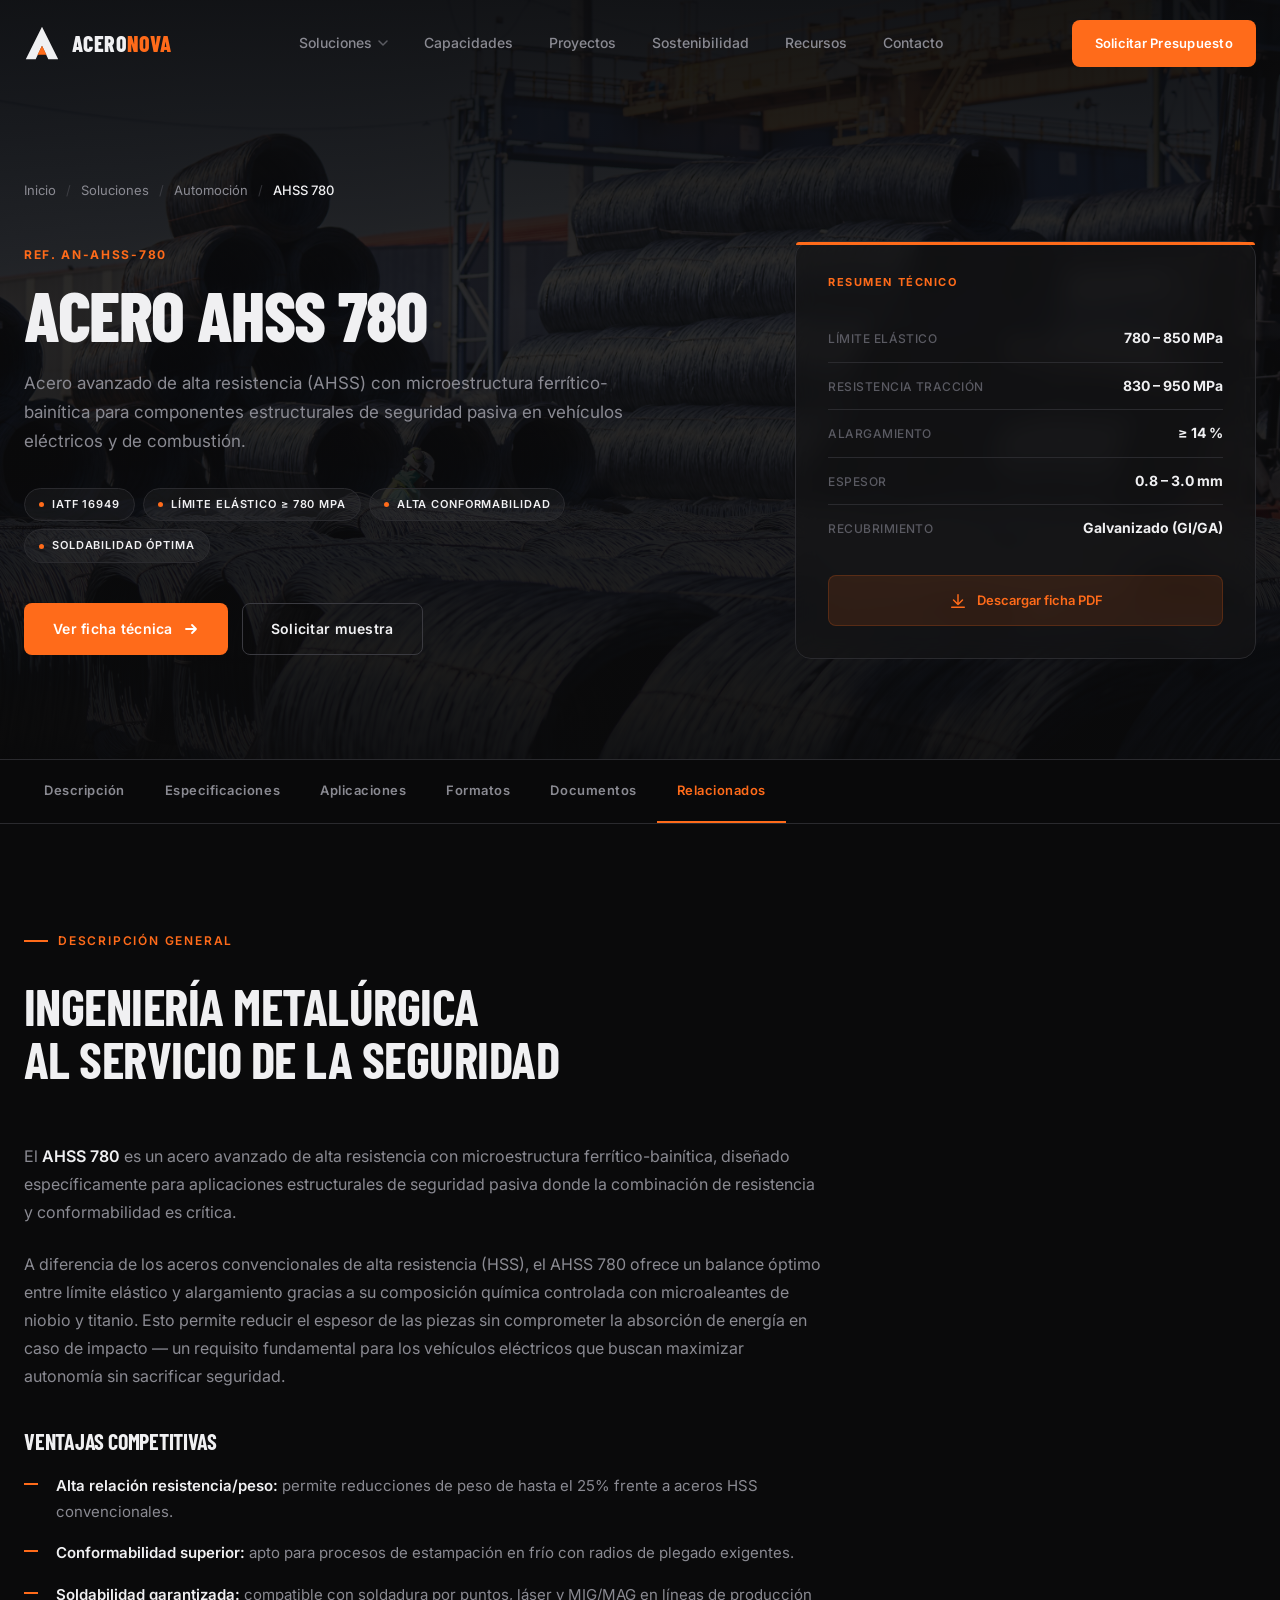
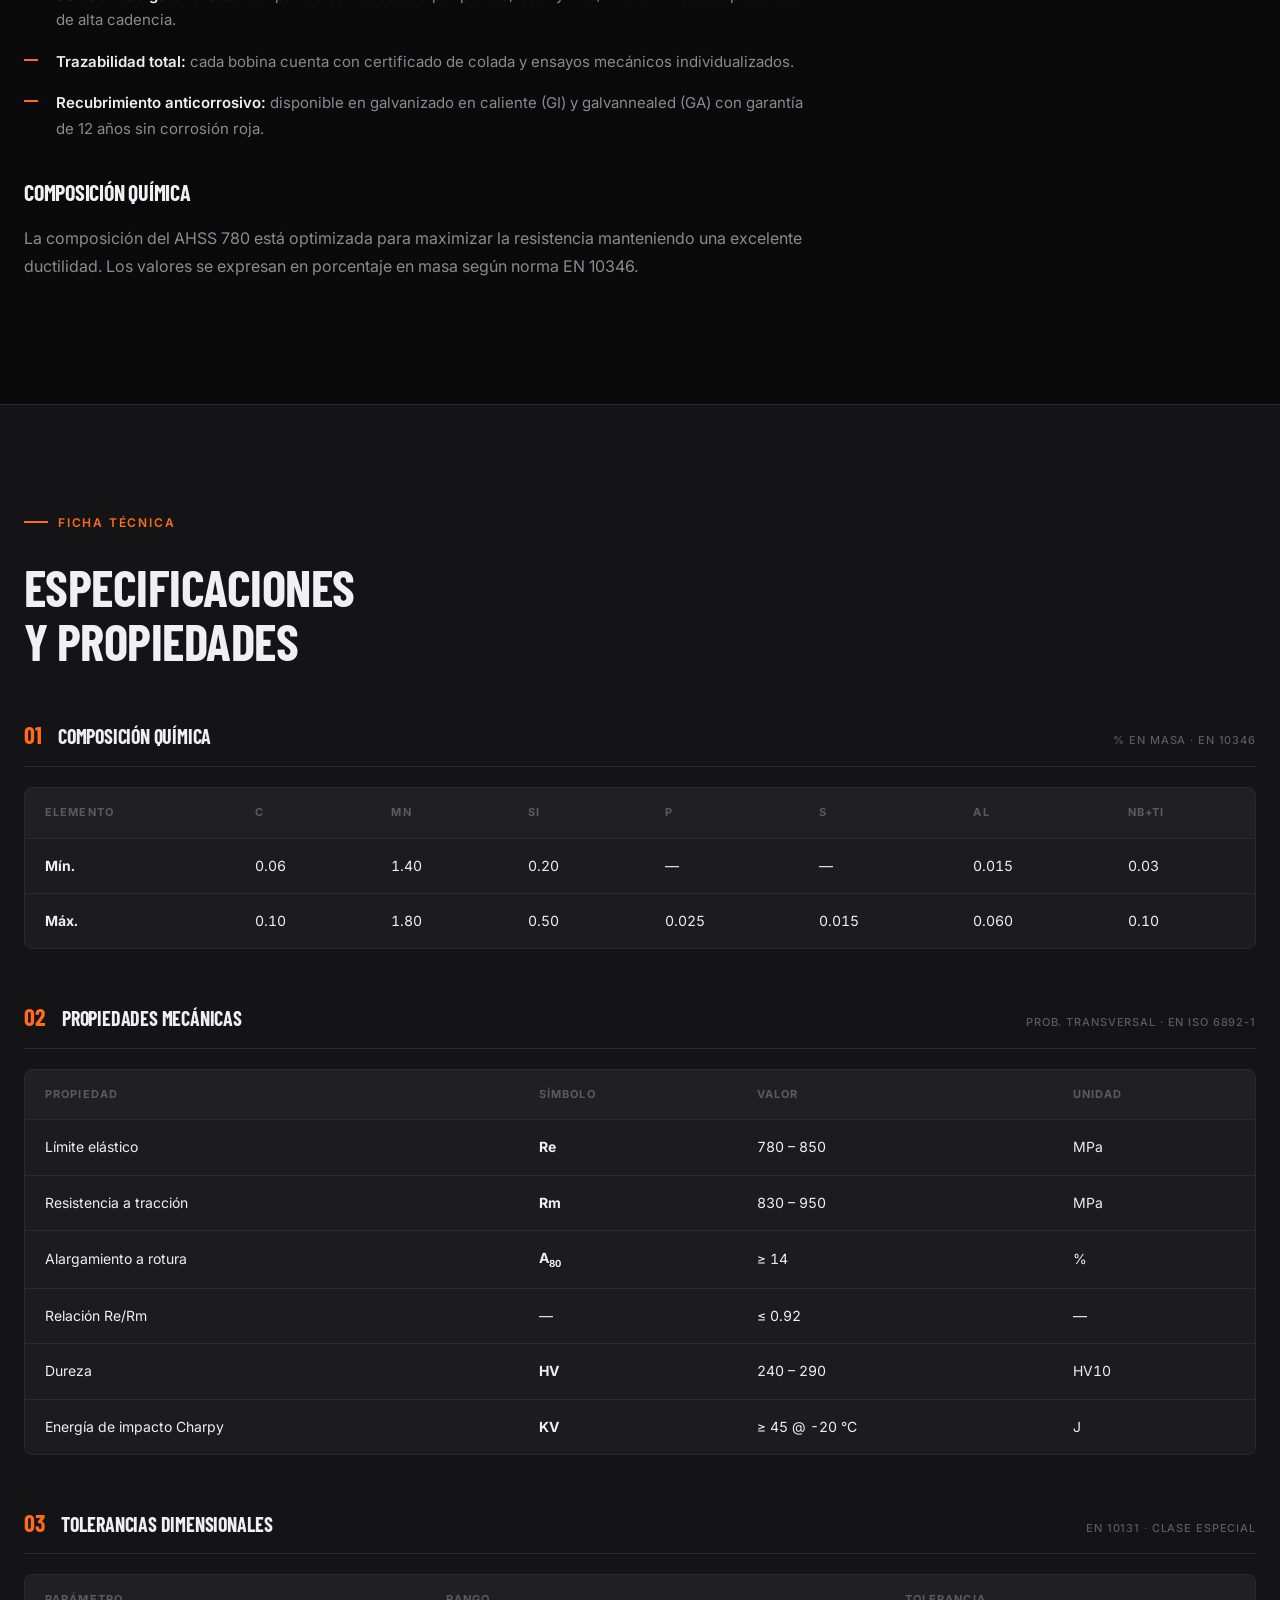
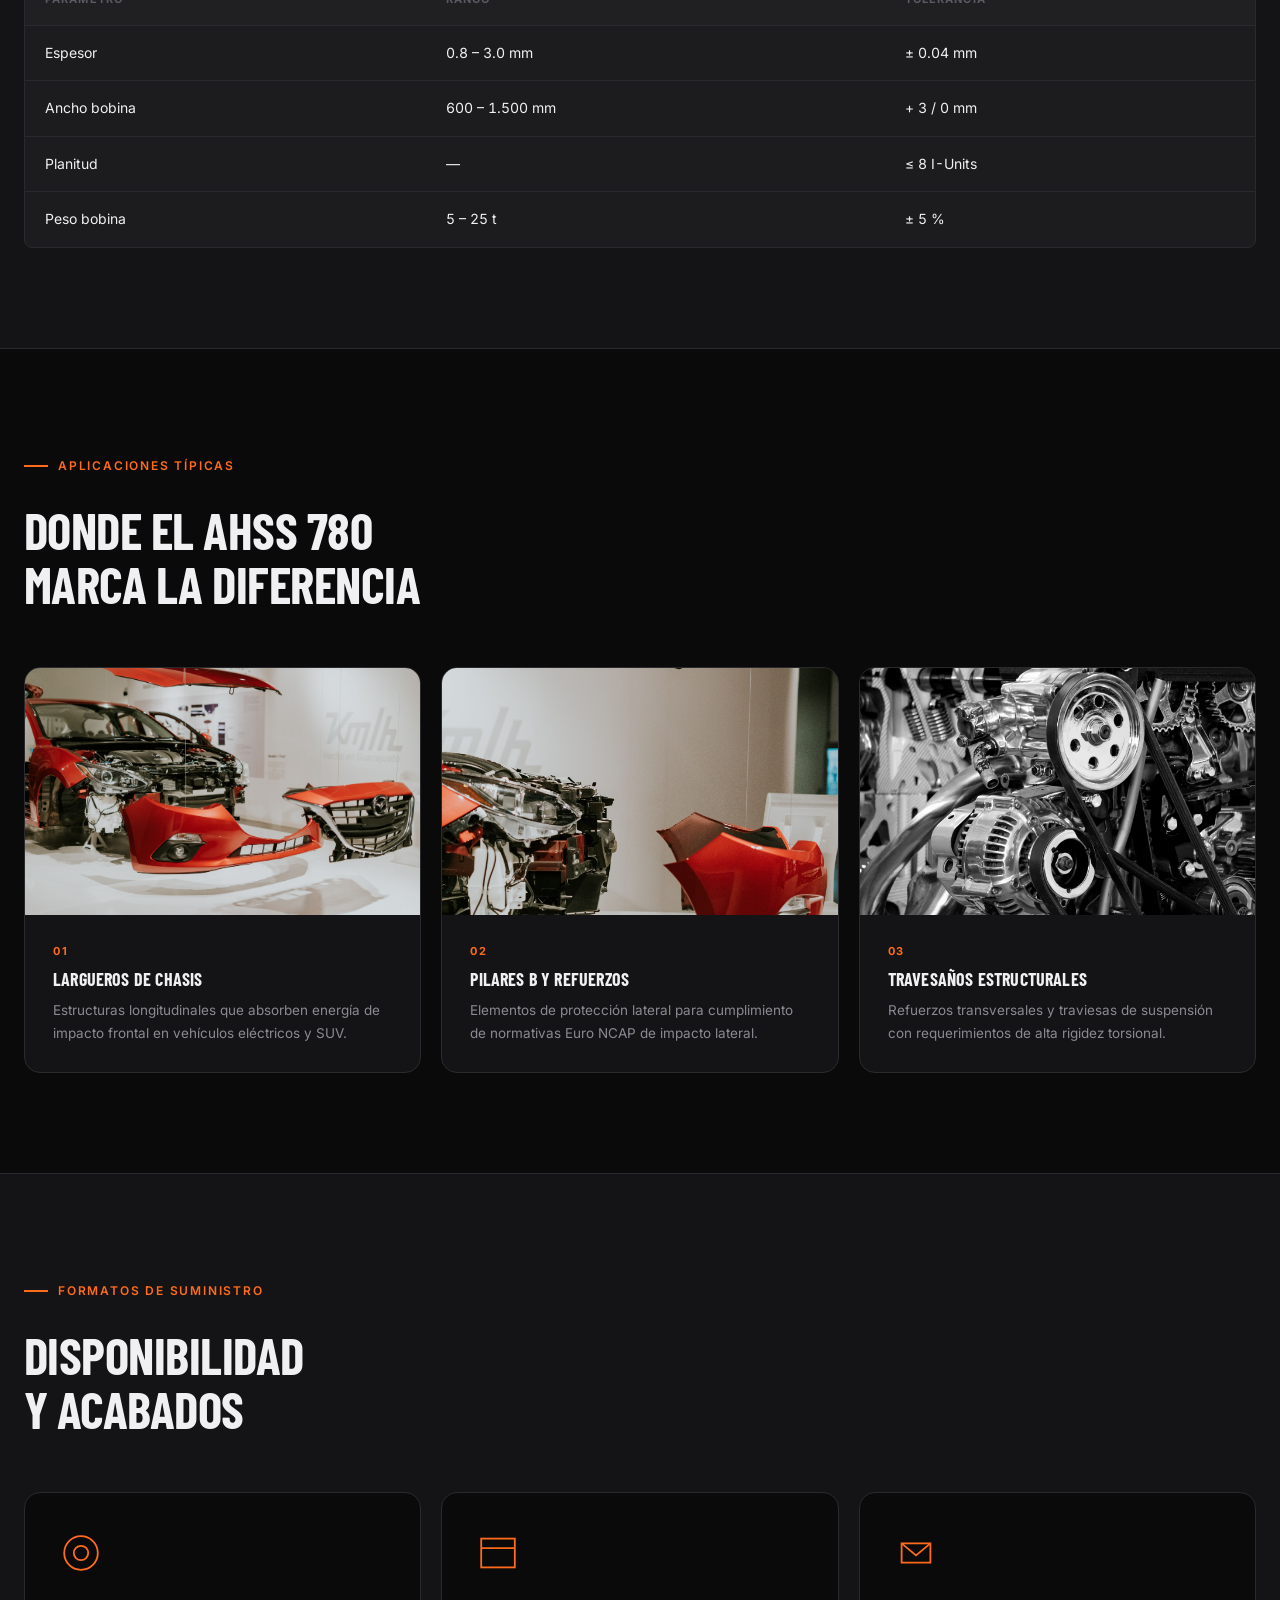
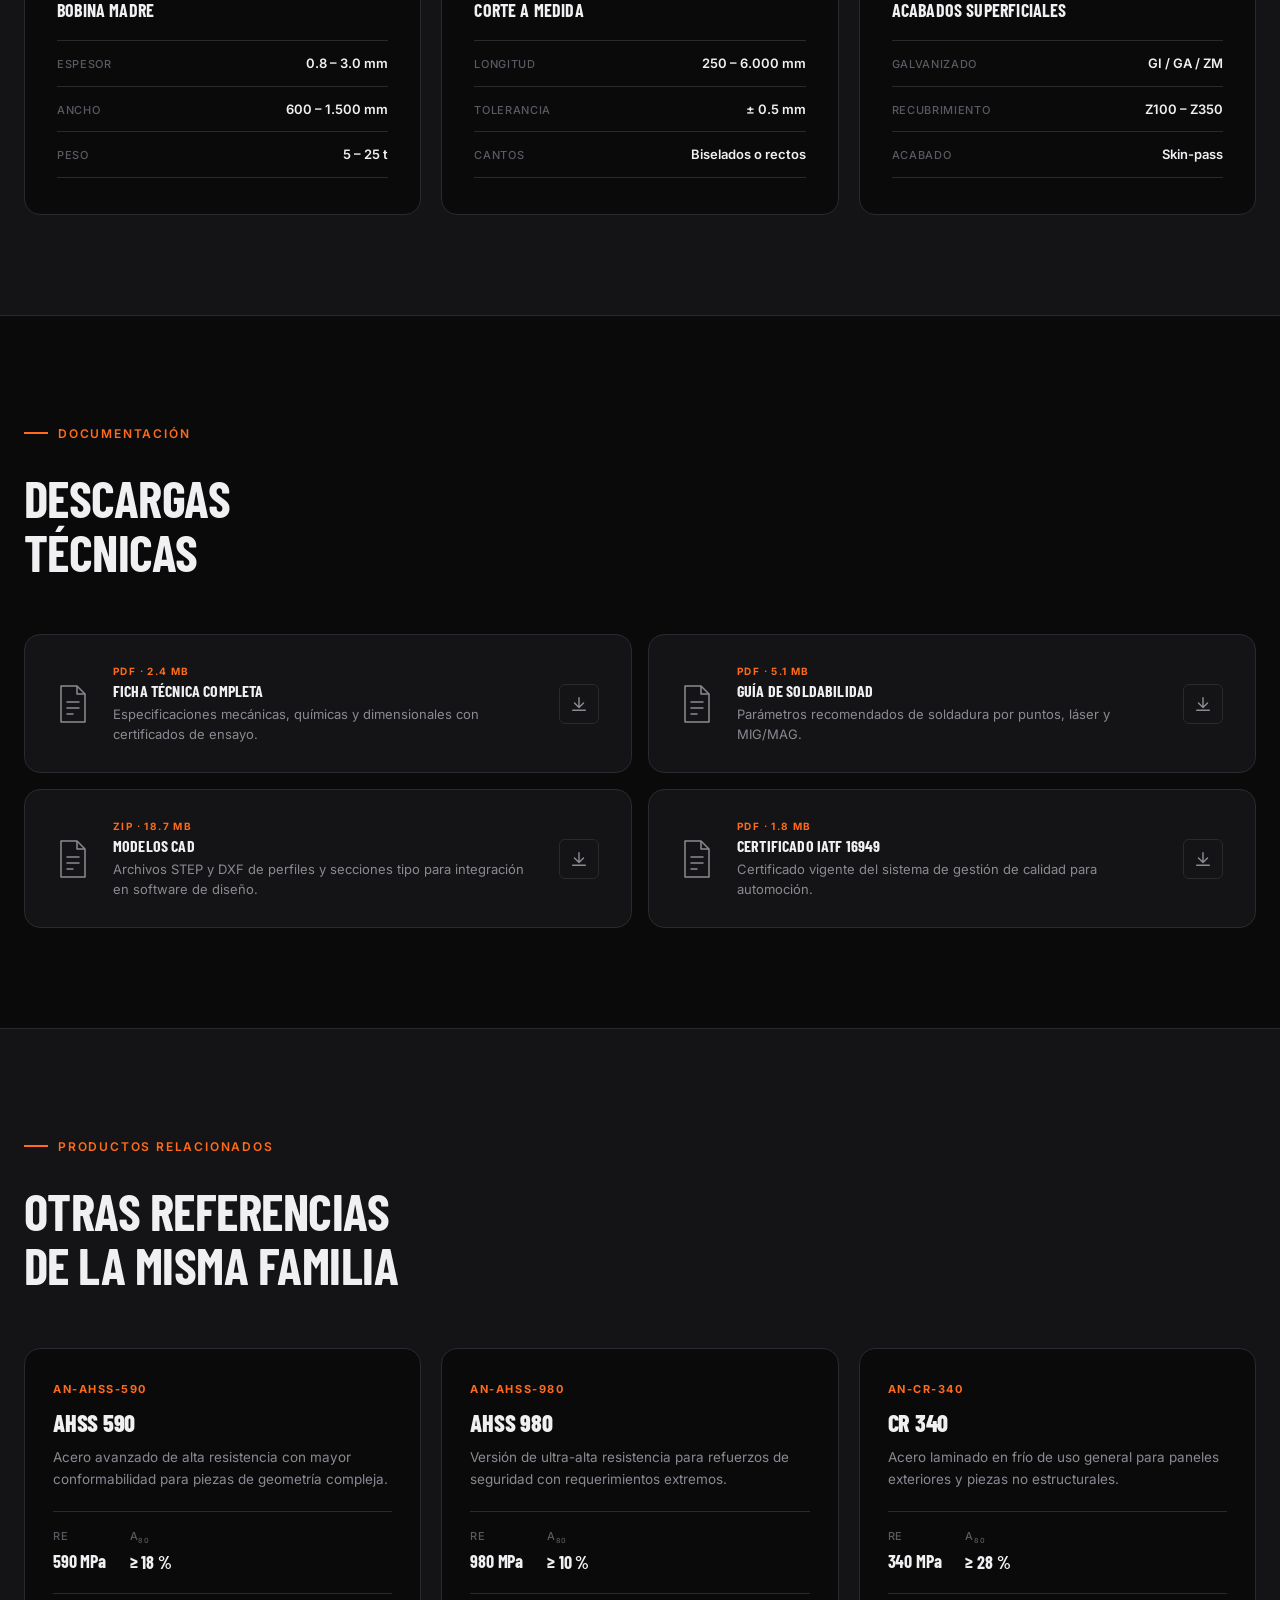
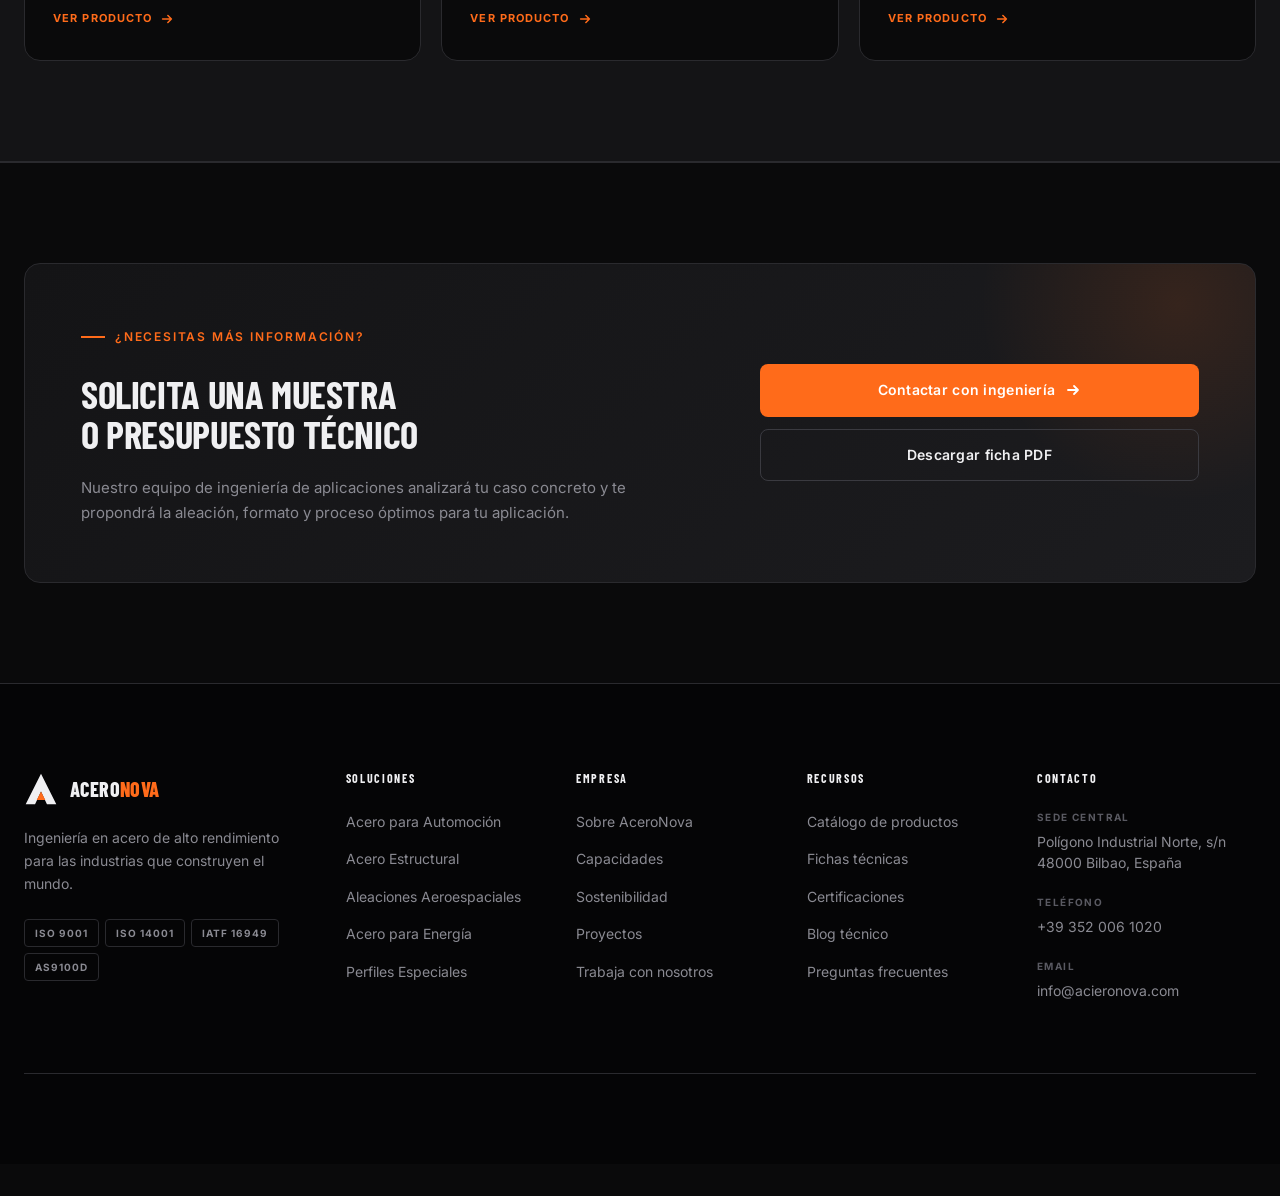
<file: producto.html>
<!DOCTYPE html>
<html lang="es">
<head>
  <meta charset="UTF-8">
  <meta name="viewport" content="width=device-width, initial-scale=1.0">

  <!-- SEO básico -->
  <title>Acero AHSS 780 — Acero Avanzado de Alta Resistencia | AceroNova</title>
  <meta name="description" content="Ficha técnica del acero AHSS 780: acero avanzado de alta resistencia para componentes estructurales de automoción. Límite elástico ≥ 780 MPa, tolerancias ±0.04 mm, certificación IATF 16949.">
  <meta name="keywords" content="AHSS 780, acero alta resistencia, acero automoción, acero estructural, AHSS, acero avanzado, ficha técnica acero">
  <meta name="author" content="AceroNova">
  <meta name="robots" content="index, follow, max-image-preview:large">
  <meta name="theme-color" content="#0a0a0b">
  <meta name="format-detection" content="telephone=no">
  <link rel="canonical" href="https://acieronova.com/producto.html">

  <!-- Open Graph -->
  <meta property="og:type" content="product">
  <meta property="og:site_name" content="AceroNova">
  <meta property="og:locale" content="es_ES">
  <meta property="og:url" content="https://acieronova.com/producto.html">
  <meta property="og:title" content="Acero AHSS 780 — Acero Avanzado de Alta Resistencia">
  <meta property="og:description" content="Acero AHSS 780 para componentes estructurales de seguridad pasiva. Límite elástico ≥ 780 MPa, alta conformabilidad, soldabilidad óptima y certificación IATF 16949.">
  <meta property="og:image" content="https://acieronova.com/assets/img/og-producto.jpg">
  <meta property="og:image:width" content="1200">
  <meta property="og:image:height" content="630">
  <meta property="og:image:alt" content="Ficha técnica del acero AHSS 780">

  <!-- Twitter Card -->
  <meta name="twitter:card" content="summary_large_image">
  <meta name="twitter:title" content="Acero AHSS 780 — Ficha técnica">
  <meta name="twitter:description" content="Acero avanzado de alta resistencia para componentes estructurales de automoción. Re ≥ 780 MPa · Tolerancia ±0.04 mm.">
  <meta name="twitter:image" content="https://acieronova.com/assets/img/og-producto.jpg">

  <!-- Favicon -->
  <link rel="icon" type="image/svg+xml" href="favicon.svg">
  <link rel="apple-touch-icon" href="favicon.svg">

  <!-- Fuentes (optimizadas) -->
  <link rel="preconnect" href="https://fonts.googleapis.com">
  <link rel="preconnect" href="https://fonts.gstatic.com" crossorigin>
  <link href="https://fonts.googleapis.com/css2?family=Barlow+Condensed:wght@700;800&family=Inter:wght@400;600;700&display=swap" rel="stylesheet">

  <!-- Estilos -->
  <link rel="stylesheet" href="css/styles.css">

  <!-- Schema.org — Product -->
  <script type="application/ld+json">
  {
    "@context": "https://schema.org",
    "@type": "Product",
    "name": "Acero AHSS 780",
    "sku": "AN-AHSS-780",
    "mpn": "AHSS-780",
    "brand": {
      "@type": "Brand",
      "name": "AceroNova"
    },
    "description": "Acero avanzado de alta resistencia (AHSS) con microestructura ferrítico-bainítica para componentes estructurales de seguridad pasiva. Límite elástico 780-850 MPa, alargamiento ≥ 14%, disponible en espesores de 0.8 a 3.0 mm con recubrimiento galvanizado.",
    "image": "https://acieronova.com/assets/img/producto-hero.jpg",
    "category": "Acero Avanzado de Alta Resistencia",
    "material": "Acero microaleado ferrítico-bainítico",
    "manufacturer": {
      "@type": "Organization",
      "name": "AceroNova",
      "url": "https://acieronova.com"
    },
    "additionalProperty": [
      {
        "@type": "PropertyValue",
        "name": "Límite elástico (Re)",
        "value": "780-850",
        "unitCode": "MPA"
      },
      {
        "@type": "PropertyValue",
        "name": "Resistencia a tracción (Rm)",
        "value": "830-950",
        "unitCode": "MPA"
      },
      {
        "@type": "PropertyValue",
        "name": "Alargamiento (A80)",
        "value": "≥ 14",
        "unitCode": "P1"
      },
      {
        "@type": "PropertyValue",
        "name": "Espesor",
        "value": "0.8-3.0",
        "unitCode": "MMT"
      }
    ],
    "offers": {
      "@type": "Offer",
      "availability": "https://schema.org/InStock",
      "priceCurrency": "EUR",
      "price": "0",
      "priceValidUntil": "2025-12-31",
      "url": "https://acieronova.com/producto.html",
      "seller": {
        "@type": "Organization",
        "name": "AceroNova"
      }
    }
  }
  </script>
</head>
<body class="page-product">

  <!-- ============================================================
       HEADER (idéntico al de index.html)
       ============================================================ -->
  <header class="header" id="header">
    <div class="header__inner container">

      <a href="index.html" class="header__logo" aria-label="AceroNova — Inicio">
        <svg class="header__logo-mark" viewBox="0 0 40 40" fill="none" aria-hidden="true">
          <path d="M20 2L38 38H27L20 23L13 38H2L20 2Z" fill="currentColor"/>
          <path d="M20 23L25 33H15L20 23Z" fill="var(--orange)"/>
        </svg>
        <span class="header__logo-text">ACERO<span>NOVA</span></span>
      </a>

      <nav class="header__nav" id="nav" aria-label="Navegación principal">
  <ul class="header__menu">

    <li class="header__item header__item--has-dropdown">
      <a href="index.html#soluciones" class="header__link">
        Soluciones
        <svg class="header__caret" width="10" height="6" viewBox="0 0 10 6" fill="none" aria-hidden="true">
          <path d="M1 1L5 5L9 1" stroke="currentColor" stroke-width="1.5" stroke-linecap="round" stroke-linejoin="round"/>
        </svg>
      </a>
      <div class="header__dropdown">
        <ul>
          <li><a href="producto.html">Acero para Automoción</a></li>
          <li><a href="index.html#soluciones">Acero Estructural</a></li>
          <li><a href="index.html#soluciones">Aleaciones Aeroespaciales</a></li>
          <li><a href="index.html#soluciones">Acero para Energía</a></li>
          <li><a href="index.html#soluciones">Perfiles Especiales</a></li>
        </ul>
      </div>
    </li>

    <li class="header__item">
      <a href="index.html#capacidades" class="header__link">Capacidades</a>
    </li>

    <li class="header__item">
      <a href="index.html#proyectos" class="header__link">Proyectos</a>
    </li>

    <li class="header__item">
      <a href="index.html#sostenibilidad" class="header__link">Sostenibilidad</a>
    </li>

    <li class="header__item">
      <a href="recursos.html" class="header__link">Recursos</a>
    </li>

    <li class="header__item">
      <a href="index.html#contacto" class="header__link">Contacto</a>
    </li>

  </ul>
</nav>

      <div class="header__actions">
        <a href="index.html#contacto" class="btn btn--primary header__cta">
          Solicitar Presupuesto
        </a>
        <button class="header__toggle" id="navToggle" aria-label="Abrir menú" aria-expanded="false" aria-controls="nav">
          <span></span>
          <span></span>
          <span></span>
        </button>
      </div>

    </div>
  </header>


  <!-- ============================================================
       HERO DE PRODUCTO
       ============================================================ -->
  <section class="product-hero">

    <!-- Fondo de imagen sutil -->
    <div class="product-hero__media" aria-hidden="true">
      <img src="assets/img/producto-hero.jpg" alt="">
      <div class="product-hero__overlay"></div>
    </div>

    <div class="container">

      <!-- Breadcrumb -->
      <nav class="breadcrumb" aria-label="Ruta de navegación">
        <ol class="breadcrumb__list">
          <li><a href="index.html">Inicio</a></li>
          <li><span class="breadcrumb__sep">/</span></li>
          <li><a href="index.html#soluciones">Soluciones</a></li>
          <li><span class="breadcrumb__sep">/</span></li>
          <li><a href="#">Automoción</a></li>
          <li><span class="breadcrumb__sep">/</span></li>
          <li aria-current="page">AHSS 780</li>
        </ol>
      </nav>

      <div class="product-hero__content">

        <div class="product-hero__head">

          <span class="product-hero__code">Ref. AN-AHSS-780</span>

          <h1 class="product-hero__title">
            Acero AHSS 780
          </h1>

          <p class="product-hero__subtitle">
            Acero avanzado de alta resistencia (AHSS) con microestructura
            ferrítico-bainítica para componentes estructurales de seguridad
            pasiva en vehículos eléctricos y de combustión.
          </p>

          <!-- Badges rápidos -->
          <ul class="product-hero__badges">
            <li>IATF 16949</li>
            <li>Límite elástico ≥ 780 MPa</li>
            <li>Alta conformabilidad</li>
            <li>Soldabilidad óptima</li>
          </ul>

          <!-- CTAs -->
          <div class="product-hero__actions">
            <a href="#ficha" class="btn btn--primary">
              Ver ficha técnica
              <svg class="btn__arrow" width="16" height="16" viewBox="0 0 16 16" fill="none" aria-hidden="true">
                <path d="M3 8H13M13 8L9 4M13 8L9 12" stroke="currentColor" stroke-width="1.8" stroke-linecap="round" stroke-linejoin="round"/>
              </svg>
            </a>
            <a href="index.html#contacto" class="btn btn--ghost">
              Solicitar muestra
            </a>
          </div>

        </div>

        <!-- Ficha resumen lateral -->
        <aside class="product-hero__summary">
          <div class="product-summary">
            <span class="product-summary__label">Resumen técnico</span>

            <dl class="product-summary__list">
              <div>
                <dt>Límite elástico</dt>
                <dd>780 – 850 MPa</dd>
              </div>
              <div>
                <dt>Resistencia tracción</dt>
                <dd>830 – 950 MPa</dd>
              </div>
              <div>
                <dt>Alargamiento</dt>
                <dd>≥ 14 %</dd>
              </div>
              <div>
                <dt>Espesor</dt>
                <dd>0.8 – 3.0 mm</dd>
              </div>
              <div>
                <dt>Recubrimiento</dt>
                <dd>Galvanizado (GI/GA)</dd>
              </div>
            </dl>

            <a href="#" class="product-summary__download">
              <svg width="18" height="18" viewBox="0 0 20 20" fill="none" aria-hidden="true">
                <path d="M10 3V14M10 14L5 9M10 14L15 9" stroke="currentColor" stroke-width="1.6" stroke-linecap="round" stroke-linejoin="round"/>
                <path d="M3 17H17" stroke="currentColor" stroke-width="1.6" stroke-linecap="round"/>
              </svg>
              Descargar ficha PDF
            </a>
          </div>
        </aside>

      </div>

    </div>

  </section>


  <!-- ============================================================
       NAV INTERNA STICKY
       ============================================================ -->
  <nav class="product-nav" id="productNav" aria-label="Secciones del producto">
    <div class="container">
      <ul class="product-nav__list">
        <li><a href="#descripcion" class="product-nav__link is-active">Descripción</a></li>
        <li><a href="#ficha" class="product-nav__link">Especificaciones</a></li>
        <li><a href="#aplicaciones" class="product-nav__link">Aplicaciones</a></li>
        <li><a href="#formatos" class="product-nav__link">Formatos</a></li>
        <li><a href="#documentos" class="product-nav__link">Documentos</a></li>
        <li><a href="#relacionados" class="product-nav__link">Relacionados</a></li>
      </ul>
    </div>
  </nav>


  <!-- ============================================================
       SECCIÓN 1 — DESCRIPCIÓN
       ============================================================ -->
  <section class="product-section" id="descripcion">
    <div class="container">

      <div class="product-section__head">
        <span class="eyebrow">Descripción general</span>
        <h2 class="product-section__title">
          Ingeniería metalúrgica<br>
          al servicio de la seguridad
        </h2>
      </div>

      <div class="product-prose">

        <p class="product-prose__lead">
          El <strong>AHSS 780</strong> es un acero avanzado de alta resistencia
          con microestructura ferrítico-bainítica, diseñado específicamente
          para aplicaciones estructurales de seguridad pasiva donde la
          combinación de resistencia y conformabilidad es crítica.
        </p>

        <p>
          A diferencia de los aceros convencionales de alta resistencia
          (HSS), el AHSS 780 ofrece un balance óptimo entre límite elástico
          y alargamiento gracias a su composición química controlada con
          microaleantes de niobio y titanio. Esto permite reducir el espesor
          de las piezas sin comprometer la absorción de energía en caso de
          impacto — un requisito fundamental para los vehículos eléctricos
          que buscan maximizar autonomía sin sacrificar seguridad.
        </p>

        <h3>Ventajas competitivas</h3>

        <ul class="product-prose__list">
          <li>
            <strong>Alta relación resistencia/peso:</strong> permite reducciones
            de peso de hasta el 25% frente a aceros HSS convencionales.
          </li>
          <li>
            <strong>Conformabilidad superior:</strong> apto para procesos de
            estampación en frío con radios de plegado exigentes.
          </li>
          <li>
            <strong>Soldabilidad garantizada:</strong> compatible con soldadura
            por puntos, láser y MIG/MAG en líneas de producción de alta cadencia.
          </li>
          <li>
            <strong>Trazabilidad total:</strong> cada bobina cuenta con
            certificado de colada y ensayos mecánicos individualizados.
          </li>
          <li>
            <strong>Recubrimiento anticorrosivo:</strong> disponible en
            galvanizado en caliente (GI) y galvannealed (GA) con garantía
            de 12 años sin corrosión roja.
          </li>
        </ul>

        <h3>Composición química</h3>

        <p>
          La composición del AHSS 780 está optimizada para maximizar la
          resistencia manteniendo una excelente ductilidad. Los valores
          se expresan en porcentaje en masa según norma EN 10346.
        </p>

      </div>

    </div>
  </section>


  <!-- ============================================================
       SECCIÓN 2 — ESPECIFICACIONES TÉCNICAS
       ============================================================ -->
  <section class="product-section product-section--alt" id="ficha">
    <div class="container">

      <div class="product-section__head">
        <span class="eyebrow">Ficha técnica</span>
        <h2 class="product-section__title">
          Especificaciones<br>
          y propiedades
        </h2>
      </div>

      <!-- Tabla: Composición química -->
      <div class="spec-block">

        <div class="spec-block__head">
          <span class="spec-block__num">01</span>
          <h3 class="spec-block__title">Composición química</h3>
          <span class="spec-block__meta">% en masa · EN 10346</span>
        </div>

        <div class="spec-table-wrap">
          <table class="spec-table">
            <thead>
              <tr>
                <th>Elemento</th>
                <th>C</th>
                <th>Mn</th>
                <th>Si</th>
                <th>P</th>
                <th>S</th>
                <th>Al</th>
                <th>Nb+Ti</th>
              </tr>
            </thead>
            <tbody>
              <tr>
                <td><strong>Mín.</strong></td>
                <td>0.06</td>
                <td>1.40</td>
                <td>0.20</td>
                <td>—</td>
                <td>—</td>
                <td>0.015</td>
                <td>0.03</td>
              </tr>
              <tr>
                <td><strong>Máx.</strong></td>
                <td>0.10</td>
                <td>1.80</td>
                <td>0.50</td>
                <td>0.025</td>
                <td>0.015</td>
                <td>0.060</td>
                <td>0.10</td>
              </tr>
            </tbody>
          </table>
        </div>

      </div>

      <!-- Tabla: Propiedades mecánicas -->
      <div class="spec-block">

        <div class="spec-block__head">
          <span class="spec-block__num">02</span>
          <h3 class="spec-block__title">Propiedades mecánicas</h3>
          <span class="spec-block__meta">Prob. transversal · EN ISO 6892-1</span>
        </div>

        <div class="spec-table-wrap">
          <table class="spec-table">
            <thead>
              <tr>
                <th>Propiedad</th>
                <th>Símbolo</th>
                <th>Valor</th>
                <th>Unidad</th>
              </tr>
            </thead>
            <tbody>
              <tr>
                <td>Límite elástico</td>
                <td><strong>Re</strong></td>
                <td>780 – 850</td>
                <td>MPa</td>
              </tr>
              <tr>
                <td>Resistencia a tracción</td>
                <td><strong>Rm</strong></td>
                <td>830 – 950</td>
                <td>MPa</td>
              </tr>
              <tr>
                <td>Alargamiento a rotura</td>
                <td><strong>A<sub>80</sub></strong></td>
                <td>≥ 14</td>
                <td>%</td>
              </tr>
              <tr>
                <td>Relación Re/Rm</td>
                <td>—</td>
                <td>≤ 0.92</td>
                <td>—</td>
              </tr>
              <tr>
                <td>Dureza</td>
                <td><strong>HV</strong></td>
                <td>240 – 290</td>
                <td>HV10</td>
              </tr>
              <tr>
                <td>Energía de impacto Charpy</td>
                <td><strong>KV</strong></td>
                <td>≥ 45 @ -20 °C</td>
                <td>J</td>
              </tr>
            </tbody>
          </table>
        </div>

      </div>

      <!-- Tabla: Tolerancias dimensionales -->
      <div class="spec-block">

        <div class="spec-block__head">
          <span class="spec-block__num">03</span>
          <h3 class="spec-block__title">Tolerancias dimensionales</h3>
          <span class="spec-block__meta">EN 10131 · Clase especial</span>
        </div>

        <div class="spec-table-wrap">
          <table class="spec-table">
            <thead>
              <tr>
                <th>Parámetro</th>
                <th>Rango</th>
                <th>Tolerancia</th>
              </tr>
            </thead>
            <tbody>
              <tr>
                <td>Espesor</td>
                <td>0.8 – 3.0 mm</td>
                <td>± 0.04 mm</td>
              </tr>
              <tr>
                <td>Ancho bobina</td>
                <td>600 – 1.500 mm</td>
                <td>+ 3 / 0 mm</td>
              </tr>
              <tr>
                <td>Planitud</td>
                <td>—</td>
                <td>≤ 8 I-Units</td>
              </tr>
              <tr>
                <td>Peso bobina</td>
                <td>5 – 25 t</td>
                <td>± 5 %</td>
              </tr>
            </tbody>
          </table>
        </div>

      </div>

    </div>
  </section>


  <!-- ============================================================
       SECCIÓN 3 — APLICACIONES
       ============================================================ -->
  <section class="product-section" id="aplicaciones">
    <div class="container">

      <div class="product-section__head">
        <span class="eyebrow">Aplicaciones típicas</span>
        <h2 class="product-section__title">
          Donde el AHSS 780<br>
          marca la diferencia
        </h2>
      </div>

      <div class="applications">

        <a href="#" class="app-card">
          <div class="app-card__media">
            <img src="assets/img/producto-aplicacion-1.jpg" alt="Aplicación en chasis de automoción" loading="lazy">
          </div>
          <div class="app-card__body">
            <span class="app-card__num">01</span>
            <h3 class="app-card__title">Largueros de chasis</h3>
            <p class="app-card__desc">
              Estructuras longitudinales que absorben energía de impacto
              frontal en vehículos eléctricos y SUV.
            </p>
          </div>
        </a>

        <a href="#" class="app-card">
          <div class="app-card__media">
            <img src="assets/img/producto-aplicacion-2.jpg" alt="Aplicación en pilar B" loading="lazy">
          </div>
          <div class="app-card__body">
            <span class="app-card__num">02</span>
            <h3 class="app-card__title">Pilares B y refuerzos</h3>
            <p class="app-card__desc">
              Elementos de protección lateral para cumplimiento de
              normativas Euro NCAP de impacto lateral.
            </p>
          </div>
        </a>

        <a href="#" class="app-card">
          <div class="app-card__media">
            <img src="assets/img/producto-aplicacion-3.jpg" alt="Aplicación en travesaños" loading="lazy">
          </div>
          <div class="app-card__body">
            <span class="app-card__num">03</span>
            <h3 class="app-card__title">Travesaños estructurales</h3>
            <p class="app-card__desc">
              Refuerzos transversales y traviesas de suspensión con
              requerimientos de alta rigidez torsional.
            </p>
          </div>
        </a>

      </div>

    </div>
  </section>


  <!-- ============================================================
       SECCIÓN 4 — FORMATOS DISPONIBLES
       ============================================================ -->
  <section class="product-section product-section--alt" id="formatos">
    <div class="container">

      <div class="product-section__head">
        <span class="eyebrow">Formatos de suministro</span>
        <h2 class="product-section__title">
          Disponibilidad<br>
          y acabados
        </h2>
      </div>

      <div class="formats">

        <div class="format-card">
          <div class="format-card__icon">
            <svg viewBox="0 0 40 40" fill="none" aria-hidden="true">
              <circle cx="20" cy="20" r="14" stroke="currentColor" stroke-width="1.5"/>
              <circle cx="20" cy="20" r="6" stroke="currentColor" stroke-width="1.5"/>
            </svg>
          </div>
          <h3 class="format-card__title">Bobina madre</h3>
          <ul class="format-card__specs">
            <li><span>Espesor</span><strong>0.8 – 3.0 mm</strong></li>
            <li><span>Ancho</span><strong>600 – 1.500 mm</strong></li>
            <li><span>Peso</span><strong>5 – 25 t</strong></li>
          </ul>
        </div>

        <div class="format-card">
          <div class="format-card__icon">
            <svg viewBox="0 0 40 40" fill="none" aria-hidden="true">
              <rect x="6" y="8" width="28" height="24" stroke="currentColor" stroke-width="1.5"/>
              <path d="M6 16H34" stroke="currentColor" stroke-width="1.5"/>
            </svg>
          </div>
          <h3 class="format-card__title">Corte a medida</h3>
          <ul class="format-card__specs">
            <li><span>Longitud</span><strong>250 – 6.000 mm</strong></li>
            <li><span>Tolerancia</span><strong>± 0.5 mm</strong></li>
            <li><span>Cantos</span><strong>Biselados o rectos</strong></li>
          </ul>
        </div>

        <div class="format-card">
          <div class="format-card__icon">
            <svg viewBox="0 0 40 40" fill="none" aria-hidden="true">
              <path d="M8 12H32V28H8Z" stroke="currentColor" stroke-width="1.5"/>
              <path d="M8 12L20 22L32 12" stroke="currentColor" stroke-width="1.5"/>
            </svg>
          </div>
          <h3 class="format-card__title">Acabados superficiales</h3>
          <ul class="format-card__specs">
            <li><span>Galvanizado</span><strong>GI / GA / ZM</strong></li>
            <li><span>Recubrimiento</span><strong>Z100 – Z350</strong></li>
            <li><span>Acabado</span><strong>Skin-pass</strong></li>
          </ul>
        </div>

      </div>

    </div>
  </section>


  <!-- ============================================================
       SECCIÓN 5 — DOCUMENTOS
       ============================================================ -->
  <section class="product-section" id="documentos">
    <div class="container">

      <div class="product-section__head">
        <span class="eyebrow">Documentación</span>
        <h2 class="product-section__title">
          Descargas<br>
          técnicas
        </h2>
      </div>

      <div class="documents">

        <a href="#" class="doc-item">
          <div class="doc-item__icon">
            <svg viewBox="0 0 32 40" fill="none" aria-hidden="true">
              <path d="M4 2H20L28 10V38H4V2Z" stroke="currentColor" stroke-width="1.5" stroke-linejoin="round"/>
              <path d="M20 2V10H28" stroke="currentColor" stroke-width="1.5" stroke-linejoin="round"/>
              <path d="M10 18H22M10 24H22M10 30H16" stroke="currentColor" stroke-width="1.5" stroke-linecap="round"/>
            </svg>
          </div>
          <div class="doc-item__body">
            <span class="doc-item__type">PDF · 2.4 MB</span>
            <h3 class="doc-item__title">Ficha técnica completa</h3>
            <p class="doc-item__desc">
              Especificaciones mecánicas, químicas y dimensionales con
              certificados de ensayo.
            </p>
          </div>
          <span class="doc-item__cta">
            <svg width="18" height="18" viewBox="0 0 20 20" fill="none" aria-hidden="true">
              <path d="M10 3V14M10 14L5 9M10 14L15 9" stroke="currentColor" stroke-width="1.6" stroke-linecap="round" stroke-linejoin="round"/>
              <path d="M3 17H17" stroke="currentColor" stroke-width="1.6" stroke-linecap="round"/>
            </svg>
          </span>
        </a>

        <a href="#" class="doc-item">
          <div class="doc-item__icon">
            <svg viewBox="0 0 32 40" fill="none" aria-hidden="true">
              <path d="M4 2H20L28 10V38H4V2Z" stroke="currentColor" stroke-width="1.5" stroke-linejoin="round"/>
              <path d="M20 2V10H28" stroke="currentColor" stroke-width="1.5" stroke-linejoin="round"/>
              <path d="M10 18H22M10 24H22M10 30H16" stroke="currentColor" stroke-width="1.5" stroke-linecap="round"/>
            </svg>
          </div>
          <div class="doc-item__body">
            <span class="doc-item__type">PDF · 5.1 MB</span>
            <h3 class="doc-item__title">Guía de soldabilidad</h3>
            <p class="doc-item__desc">
              Parámetros recomendados de soldadura por puntos, láser y MIG/MAG.
            </p>
          </div>
          <span class="doc-item__cta">
            <svg width="18" height="18" viewBox="0 0 20 20" fill="none" aria-hidden="true">
              <path d="M10 3V14M10 14L5 9M10 14L15 9" stroke="currentColor" stroke-width="1.6" stroke-linecap="round" stroke-linejoin="round"/>
              <path d="M3 17H17" stroke="currentColor" stroke-width="1.6" stroke-linecap="round"/>
            </svg>
          </span>
        </a>

        <a href="#" class="doc-item">
          <div class="doc-item__icon">
            <svg viewBox="0 0 32 40" fill="none" aria-hidden="true">
              <path d="M4 2H20L28 10V38H4V2Z" stroke="currentColor" stroke-width="1.5" stroke-linejoin="round"/>
              <path d="M20 2V10H28" stroke="currentColor" stroke-width="1.5" stroke-linejoin="round"/>
              <path d="M10 18H22M10 24H22M10 30H16" stroke="currentColor" stroke-width="1.5" stroke-linecap="round"/>
            </svg>
          </div>
          <div class="doc-item__body">
            <span class="doc-item__type">ZIP · 18.7 MB</span>
            <h3 class="doc-item__title">Modelos CAD</h3>
            <p class="doc-item__desc">
              Archivos STEP y DXF de perfiles y secciones tipo para
              integración en software de diseño.
            </p>
          </div>
          <span class="doc-item__cta">
            <svg width="18" height="18" viewBox="0 0 20 20" fill="none" aria-hidden="true">
              <path d="M10 3V14M10 14L5 9M10 14L15 9" stroke="currentColor" stroke-width="1.6" stroke-linecap="round" stroke-linejoin="round"/>
              <path d="M3 17H17" stroke="currentColor" stroke-width="1.6" stroke-linecap="round"/>
            </svg>
          </span>
        </a>

        <a href="#" class="doc-item">
          <div class="doc-item__icon">
            <svg viewBox="0 0 32 40" fill="none" aria-hidden="true">
              <path d="M4 2H20L28 10V38H4V2Z" stroke="currentColor" stroke-width="1.5" stroke-linejoin="round"/>
              <path d="M20 2V10H28" stroke="currentColor" stroke-width="1.5" stroke-linejoin="round"/>
              <path d="M10 18H22M10 24H22M10 30H16" stroke="currentColor" stroke-width="1.5" stroke-linecap="round"/>
            </svg>
          </div>
          <div class="doc-item__body">
            <span class="doc-item__type">PDF · 1.8 MB</span>
            <h3 class="doc-item__title">Certificado IATF 16949</h3>
            <p class="doc-item__desc">
              Certificado vigente del sistema de gestión de calidad para
              automoción.
            </p>
          </div>
          <span class="doc-item__cta">
            <svg width="18" height="18" viewBox="0 0 20 20" fill="none" aria-hidden="true">
              <path d="M10 3V14M10 14L5 9M10 14L15 9" stroke="currentColor" stroke-width="1.6" stroke-linecap="round" stroke-linejoin="round"/>
              <path d="M3 17H17" stroke="currentColor" stroke-width="1.6" stroke-linecap="round"/>
            </svg>
          </span>
        </a>

      </div>

    </div>
  </section>


  <!-- ============================================================
       SECCIÓN 6 — PRODUCTOS RELACIONADOS
       ============================================================ -->
  <section class="product-section product-section--alt" id="relacionados">
    <div class="container">

      <div class="product-section__head">
        <span class="eyebrow">Productos relacionados</span>
        <h2 class="product-section__title">
          Otras referencias<br>
          de la misma familia
        </h2>
      </div>

      <div class="related">

        <a href="#" class="related-card">
          <span class="related-card__code">AN-AHSS-590</span>
          <h3 class="related-card__title">AHSS 590</h3>
          <p class="related-card__desc">
            Acero avanzado de alta resistencia con mayor conformabilidad
            para piezas de geometría compleja.
          </p>
          <ul class="related-card__specs">
            <li><span>Re</span><strong>590 MPa</strong></li>
            <li><span>A<sub>80</sub></span><strong>≥ 18 %</strong></li>
          </ul>
          <span class="related-card__cta">
            Ver producto
            <svg width="14" height="14" viewBox="0 0 16 16" fill="none" aria-hidden="true">
              <path d="M3 8H13M13 8L9 4M13 8L9 12" stroke="currentColor" stroke-width="1.8" stroke-linecap="round" stroke-linejoin="round"/>
            </svg>
          </span>
        </a>

        <a href="#" class="related-card">
          <span class="related-card__code">AN-AHSS-980</span>
          <h3 class="related-card__title">AHSS 980</h3>
          <p class="related-card__desc">
            Versión de ultra-alta resistencia para refuerzos de seguridad
            con requerimientos extremos.
          </p>
          <ul class="related-card__specs">
            <li><span>Re</span><strong>980 MPa</strong></li>
            <li><span>A<sub>80</sub></span><strong>≥ 10 %</strong></li>
          </ul>
          <span class="related-card__cta">
            Ver producto
            <svg width="14" height="14" viewBox="0 0 16 16" fill="none" aria-hidden="true">
              <path d="M3 8H13M13 8L9 4M13 8L9 12" stroke="currentColor" stroke-width="1.8" stroke-linecap="round" stroke-linejoin="round"/>
            </svg>
          </span>
        </a>

        <a href="#" class="related-card">
          <span class="related-card__code">AN-CR-340</span>
          <h3 class="related-card__title">CR 340</h3>
          <p class="related-card__desc">
            Acero laminado en frío de uso general para paneles exteriores
            y piezas no estructurales.
          </p>
          <ul class="related-card__specs">
            <li><span>Re</span><strong>340 MPa</strong></li>
            <li><span>A<sub>80</sub></span><strong>≥ 28 %</strong></li>
          </ul>
          <span class="related-card__cta">
            Ver producto
            <svg width="14" height="14" viewBox="0 0 16 16" fill="none" aria-hidden="true">
              <path d="M3 8H13M13 8L9 4M13 8L9 12" stroke="currentColor" stroke-width="1.8" stroke-linecap="round" stroke-linejoin="round"/>
            </svg>
          </span>
        </a>

      </div>

    </div>
  </section>


  <!-- ============================================================
       CTA FINAL
       ============================================================ -->
  <section class="product-cta">
    <div class="container">
      <div class="product-cta__inner">

        <div class="product-cta__body">
          <span class="eyebrow">¿Necesitas más información?</span>
          <h2 class="product-cta__title">
            Solicita una muestra<br>
            o presupuesto técnico
          </h2>
          <p class="product-cta__desc">
            Nuestro equipo de ingeniería de aplicaciones analizará tu caso
            concreto y te propondrá la aleación, formato y proceso óptimos
            para tu aplicación.
          </p>
        </div>

        <div class="product-cta__actions">
          <a href="index.html#contacto" class="btn btn--primary">
            Contactar con ingeniería
            <svg class="btn__arrow" width="16" height="16" viewBox="0 0 16 16" fill="none" aria-hidden="true">
              <path d="M3 8H13M13 8L9 4M13 8L9 12" stroke="currentColor" stroke-width="1.8" stroke-linecap="round" stroke-linejoin="round"/>
            </svg>
          </a>
          <a href="#" class="btn btn--ghost">
            Descargar ficha PDF
          </a>
        </div>

      </div>
    </div>
  </section>


  <!-- ============================================================
       FOOTER (idéntico al de index.html)
       ============================================================ -->
  <footer class="footer">
    <div class="container">

      <div class="footer__main">

        <div class="footer__brand">
          <a href="index.html" class="footer__logo" aria-label="AceroNova — Inicio">
            <svg class="footer__logo-mark" viewBox="0 0 40 40" fill="none" aria-hidden="true">
              <path d="M20 2L38 38H27L20 23L13 38H2L20 2Z" fill="currentColor"/>
              <path d="M20 23L25 33H15L20 23Z" fill="var(--orange)"/>
            </svg>
            <span class="footer__logo-text">ACERO<span>NOVA</span></span>
          </a>
          <p class="footer__tagline">
            Ingeniería en acero de alto rendimiento para las industrias
            que construyen el mundo.
          </p>
          <ul class="footer__certs">
            <li>ISO 9001</li>
            <li>ISO 14001</li>
            <li>IATF 16949</li>
            <li>AS9100D</li>
          </ul>
        </div>

        <div class="footer__col">
          <h4 class="footer__col-title">Soluciones</h4>
          <ul class="footer__list">
            <li><a href="producto.html">Acero para Automoción</a></li>
            <li><a href="#">Acero Estructural</a></li>
            <li><a href="#">Aleaciones Aeroespaciales</a></li>
            <li><a href="#">Acero para Energía</a></li>
            <li><a href="#">Perfiles Especiales</a></li>
          </ul>
        </div>

        <div class="footer__col">
          <h4 class="footer__col-title">Empresa</h4>
          <ul class="footer__list">
            <li><a href="index.html#capacidades">Sobre AceroNova</a></li>
            <li><a href="index.html#capacidades">Capacidades</a></li>
            <li><a href="index.html#sostenibilidad">Sostenibilidad</a></li>
            <li><a href="index.html#proyectos">Proyectos</a></li>
            <li><a href="#">Trabaja con nosotros</a></li>
          </ul>
        </div>

        <div class="footer__col">
          <h4 class="footer__col-title">Recursos</h4>
          <ul class="footer__list">
            <li><a href="#">Catálogo de productos</a></li>
            <li><a href="#">Fichas técnicas</a></li>
            <li><a href="#">Certificaciones</a></li>
            <li><a href="#">Blog técnico</a></li>
            <li><a href="#">Preguntas frecuentes</a></li>
          </ul>
        </div>

        <div class="footer__col">
          <h4 class="footer__col-title">Contacto</h4>
          <ul class="footer__contact">
            <li>
              <span class="footer__contact-label">Sede central</span>
              <span class="footer__contact-value">
                Polígono Industrial Norte, s/n<br>
                48000 Bilbao, España
              </span>
            </li>
            <li>
              <span class="footer__contact-label">Teléfono</span>
             <a href="tel:+393520061020" class="footer__contact-value">+39 352 006 1020</a>
            </li>
            <li>
              <span class="footer__contact-label">Email</span>
              <a href="mailto:info@acieronova.com" class="footer__contact-value">info@acieronova.com</a>
            </li>
          </ul>
        </div>

      </div>

      <div class="footer__legal">
        <p class="footer__copy">© 2025 AceroNova S.A. — Todos los derechos reservados.</p>
        <ul class="footer__legal-links">
          <li><a href="#">Aviso legal</a></li>
          <li><a href="#">Privacidad</a></li>
          <li><a href="#">Cookies</a></li>
          <li><a href="#">Compliance</a></li>
        </ul>
        <div class="footer__legal-right">
          <div class="footer__lang">
            <button type="button" class="footer__lang-btn" aria-haspopup="listbox" aria-expanded="false">
              <svg width="16" height="16" viewBox="0 0 16 16" fill="none" aria-hidden="true">
                <circle cx="8" cy="8" r="6.5" stroke="currentColor" stroke-width="1.2"/>
                <path d="M1.5 8H14.5M8 1.5C10 4 10 12 8 14.5M8 1.5C6 4 6 12 8 14.5" stroke="currentColor" stroke-width="1.2"/>
              </svg>
              <span>ES</span>
              <svg class="footer__lang-caret" width="10" height="6" viewBox="0 0 10 6" fill="none" aria-hidden="true">
                <path d="M1 1L5 5L9 1" stroke="currentColor" stroke-width="1.5" stroke-linecap="round" stroke-linejoin="round"/>
              </svg>
            </button>
            <ul class="footer__lang-menu" role="listbox">
              <li role="option" aria-selected="true"><a href="#">Español</a></li>
              <li role="option" aria-selected="false"><a href="#">English</a></li>
              <li role="option" aria-selected="false"><a href="#">Deutsch</a></li>
              <li role="option" aria-selected="false"><a href="#">Français</a></li>
            </ul>
          </div>
          <ul class="footer__social">
  <li><a href="#" aria-label="LinkedIn">
    <svg width="18" height="18" viewBox="0 0 18 18" fill="none" aria-hidden="true">
      <rect x="1" y="1" width="16" height="16" rx="2" stroke="currentColor" stroke-width="1.2"/>
      <path d="M4.5 7V13M4.5 4.5V5M8 13V9.5C8 8.7 8.7 8 9.5 8C10.3 8 11 8.7 11 9.5V13M8 7V13" stroke="currentColor" stroke-width="1.2" stroke-linecap="round"/>
    </svg>
  </a></li>
  <li><a href="#" aria-label="YouTube">
    <svg width="18" height="18" viewBox="0 0 18 18" fill="none" aria-hidden="true">
      <rect x="1" y="4" width="16" height="10" rx="2" stroke="currentColor" stroke-width="1.2"/>
      <path d="M7.5 7L11.5 9L7.5 11V7Z" fill="currentColor"/>
    </svg>
  </a></li>
  <li><a href="#" aria-label="X (Twitter)">
    <svg width="18" height="18" viewBox="0 0 18 18" fill="none" aria-hidden="true">
      <path d="M3 3L15 15M15 3L3 15" stroke="currentColor" stroke-width="1.4" stroke-linecap="round"/>
    </svg>
  </a></li>
</ul>
        </div>
      </div>

    </div>
  </footer>


  <script src="js/main.js"></script>
</body>
</html>
</file>
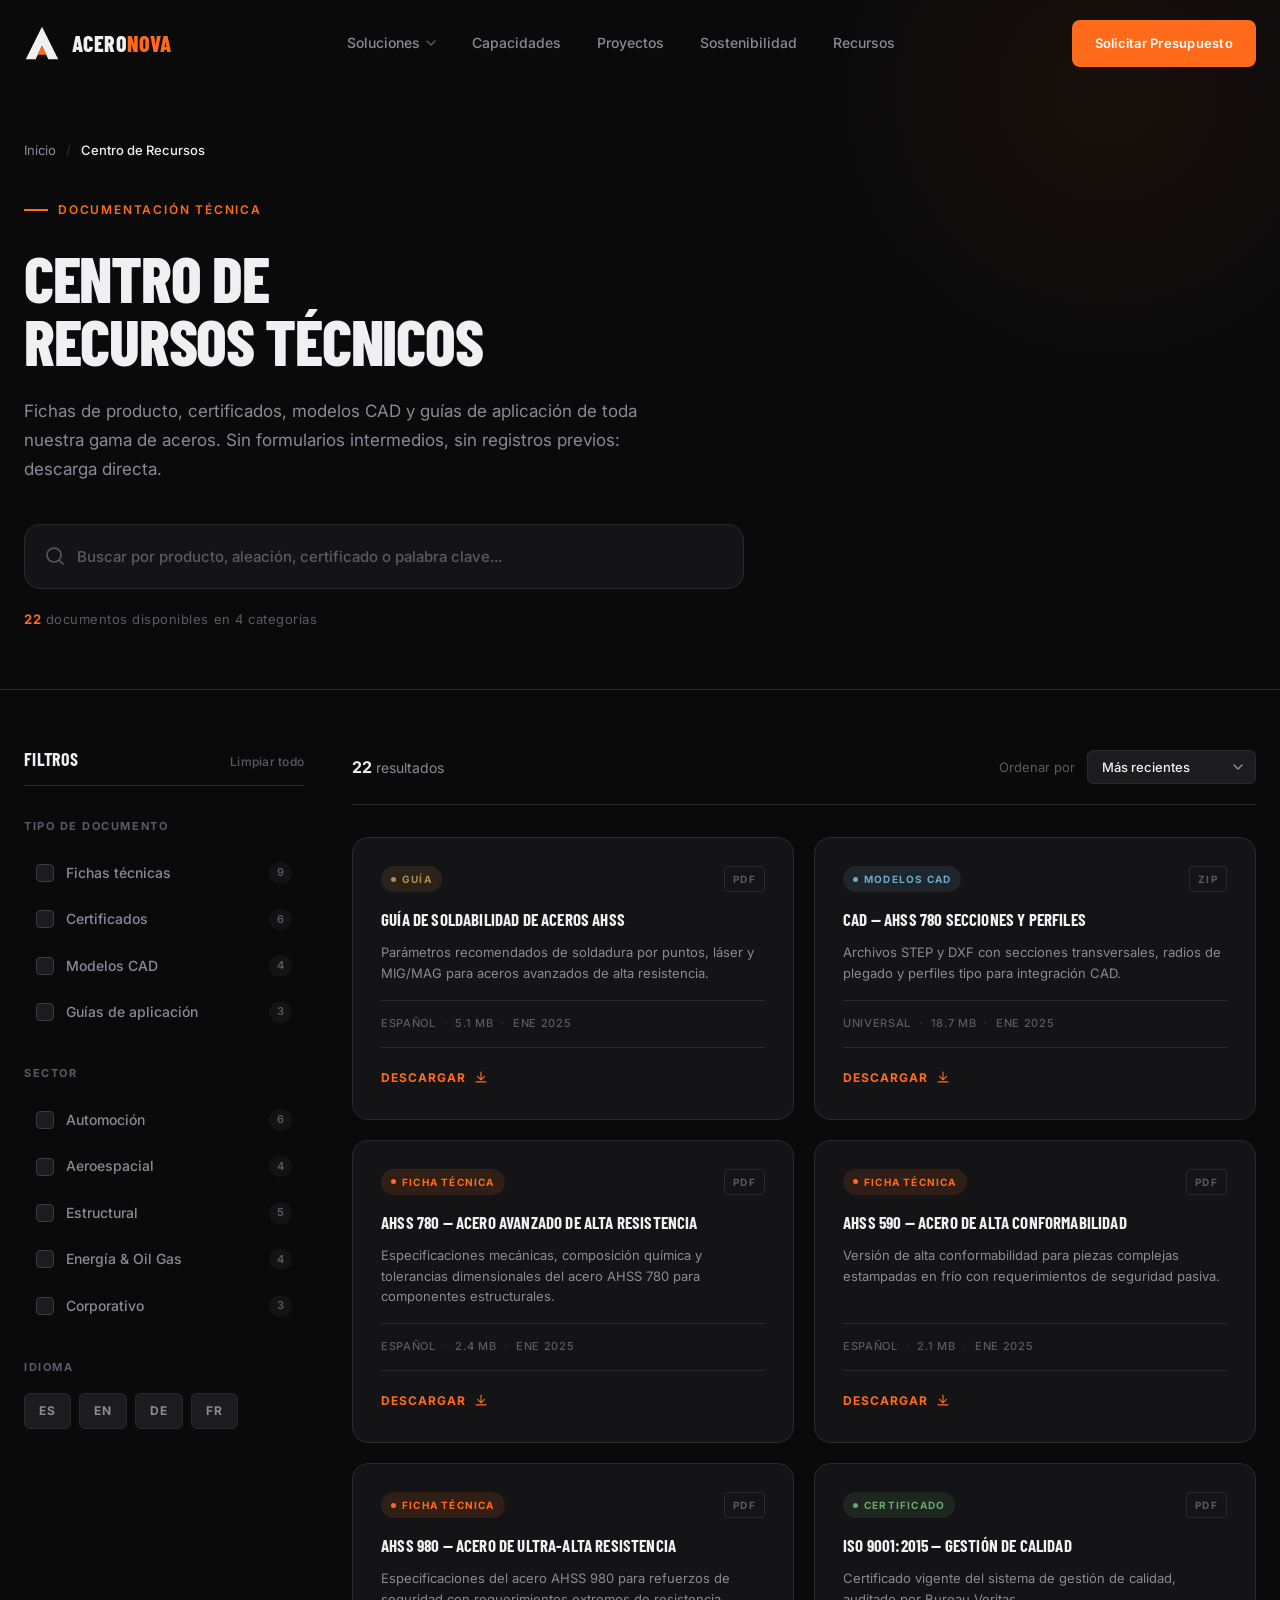
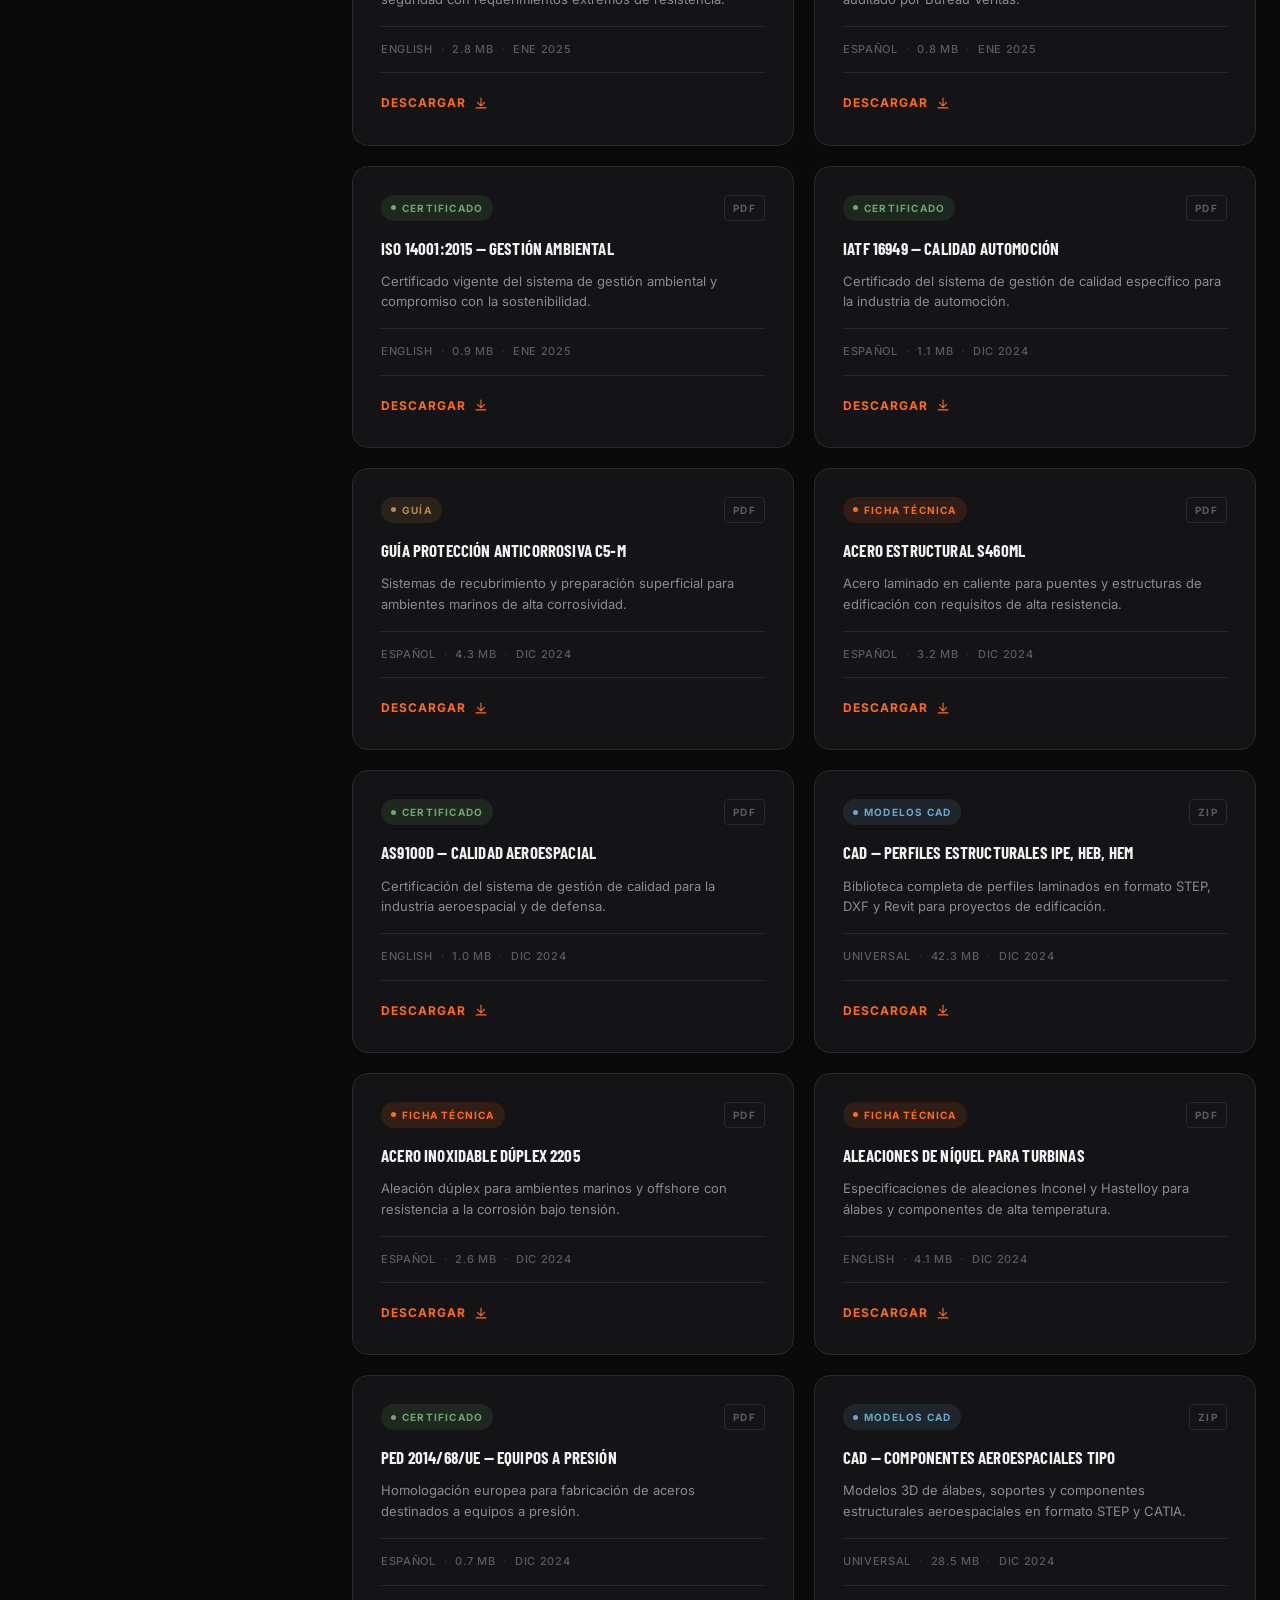
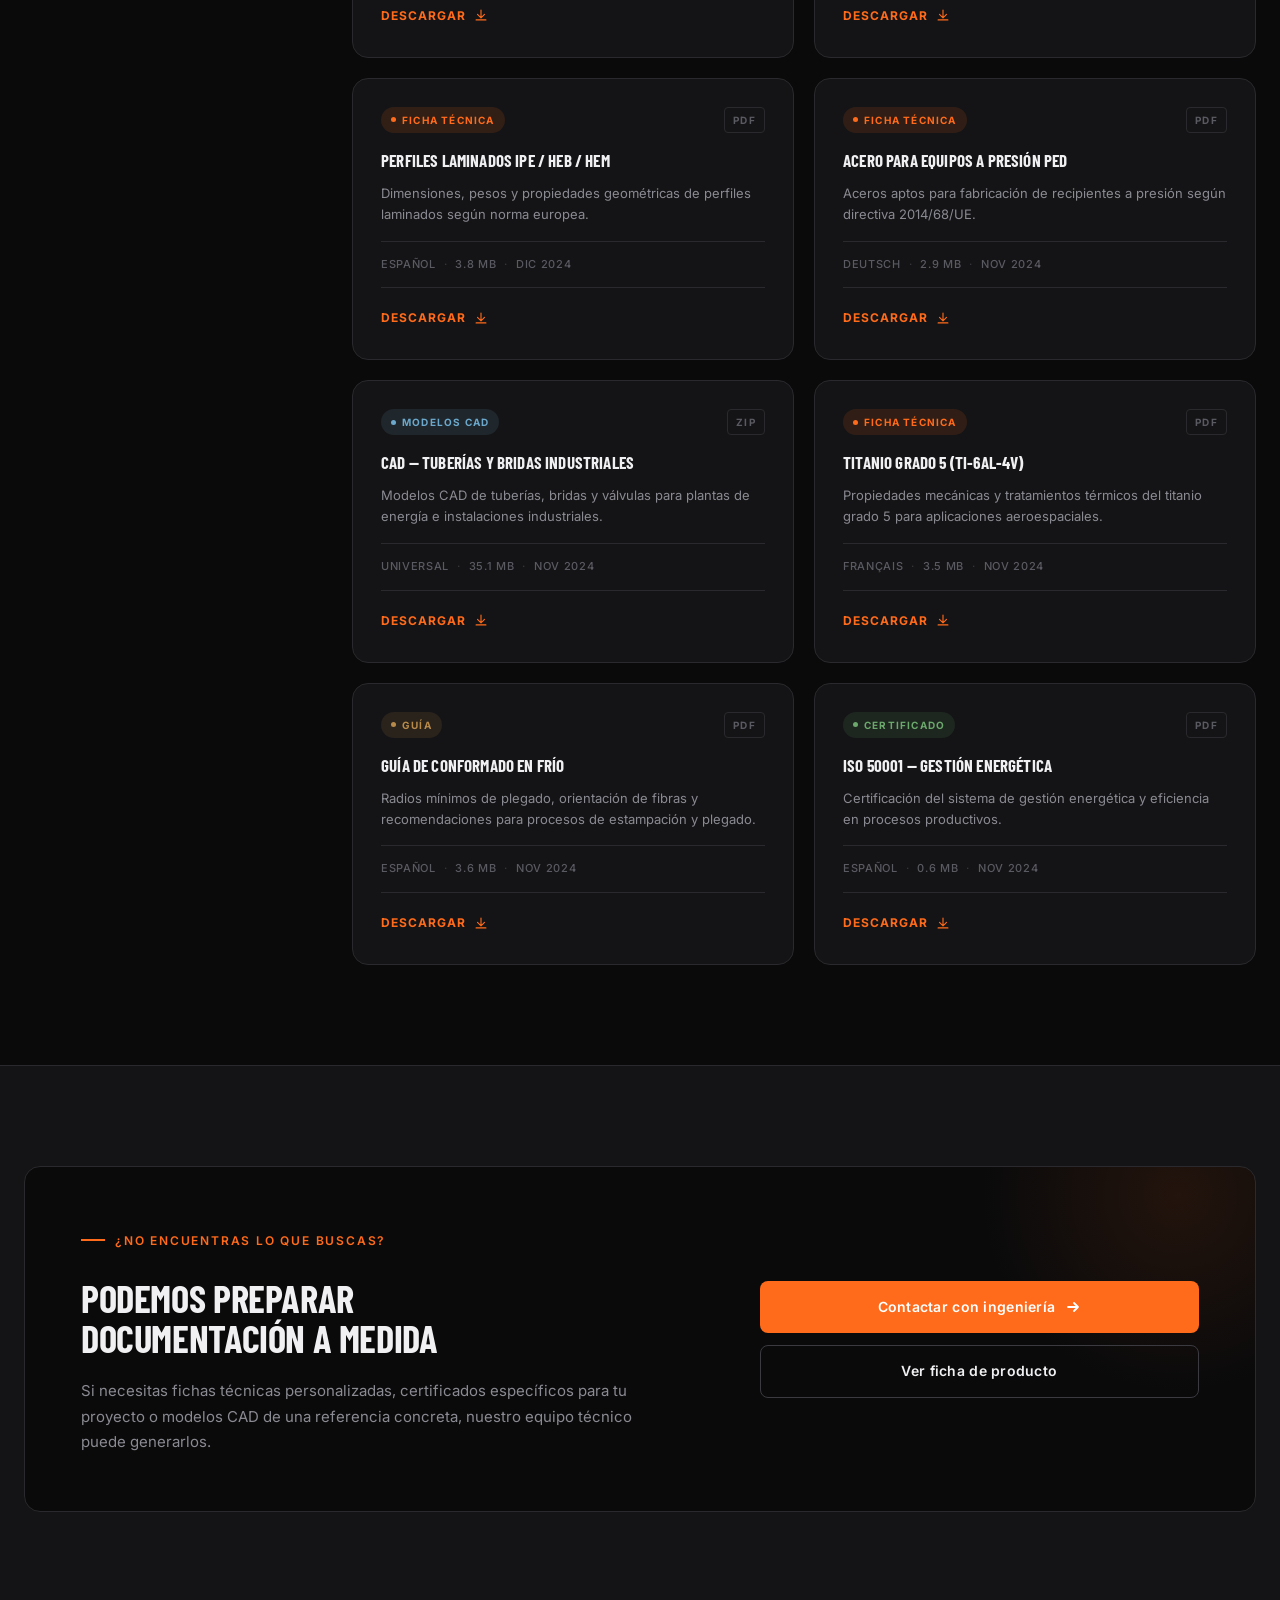
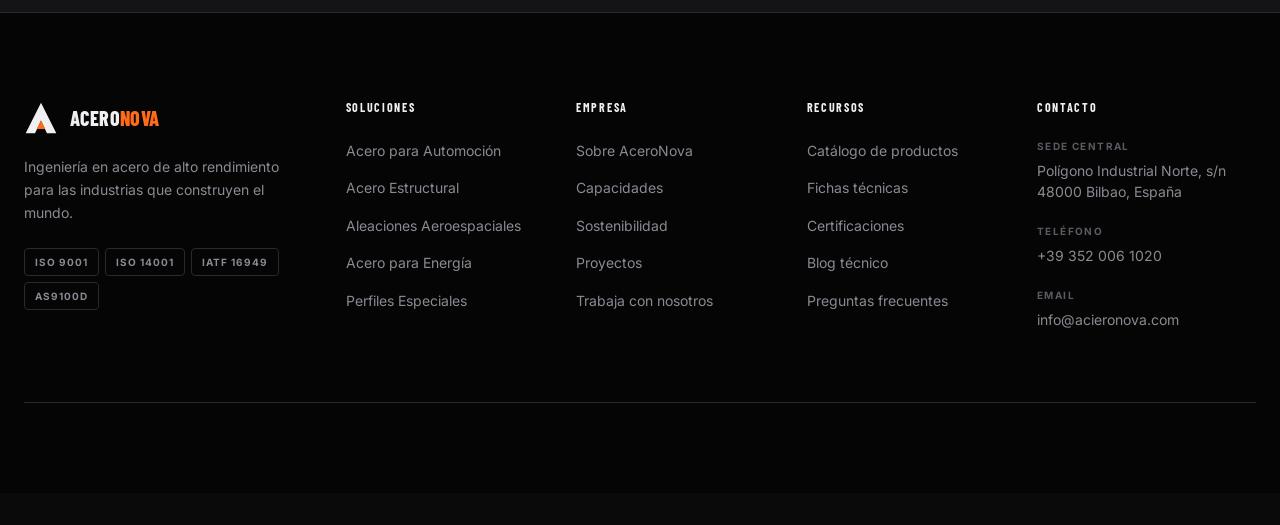
<file: recursos.html>
<!DOCTYPE html>
<html lang="es">
<head>
  <meta charset="UTF-8">
  <meta name="viewport" content="width=device-width, initial-scale=1.0">

  <title>Centro de Recursos — Fichas Técnicas, Certificados y CAD | AceroNova</title>
  <meta name="description" content="Descarga fichas técnicas, certificados, modelos CAD y guías de aplicación de nuestros aceros especiales. Documentación técnica verificada para automoción, aeroespacial, energía y construcción.">
  <meta name="keywords" content="fichas técnicas acero, certificados ISO, modelos CAD acero, documentación técnica metalurgia, recursos acero">
  <meta name="author" content="AceroNova">
  <meta name="robots" content="index, follow, max-image-preview:large">
  <meta name="theme-color" content="#0a0a0b">
  <meta name="format-detection" content="telephone=no">
  <link rel="canonical" href="https://acieronova.com/recursos.html">

  <!-- Open Graph -->
  <meta property="og:type" content="website">
  <meta property="og:site_name" content="AceroNova">
  <meta property="og:locale" content="es_ES">
  <meta property="og:url" content="https://acieronova.com/recursos.html">
  <meta property="og:title" content="Centro de Recursos — AceroNova">
  <meta property="og:description" content="Fichas técnicas, certificados, modelos CAD y guías de aplicación descargables.">
  <meta property="og:image" content="https://acieronova.com/assets/img/og-image.jpg">
  <meta property="og:image:width" content="1200">
  <meta property="og:image:height" content="630">

  <!-- Twitter Card -->
  <meta name="twitter:card" content="summary_large_image">
  <meta name="twitter:title" content="Centro de Recursos — AceroNova">
  <meta name="twitter:description" content="Documentación técnica descargable de nuestros aceros especiales.">
  <meta name="twitter:image" content="https://acieronova.com/assets/img/og-image.jpg">

  <!-- Favicon -->
  <link rel="icon" type="image/svg+xml" href="favicon.svg">
  <link rel="apple-touch-icon" href="favicon.svg">

  <!-- Fuentes -->
  <link rel="preconnect" href="https://fonts.googleapis.com">
  <link rel="preconnect" href="https://fonts.gstatic.com" crossorigin>
  <link href="https://fonts.googleapis.com/css2?family=Barlow+Condensed:wght@700;800&family=Inter:wght@400;600;700&display=swap" rel="stylesheet">

  <!-- Estilos -->
  <link rel="stylesheet" href="css/styles.css">

  <!-- Schema.org -->
  <script type="application/ld+json">
  {
    "@context": "https://schema.org",
    "@type": "CollectionPage",
    "name": "Centro de Recursos AceroNova",
    "description": "Documentación técnica descargable: fichas de producto, certificados, modelos CAD y guías de aplicación.",
    "url": "https://acieronova.com/recursos.html",
    "publisher": {
      "@type": "Organization",
      "name": "AceroNova"
    }
  }
  </script>
</head>
<body class="page-resources">

  <!-- ============================================================
       HEADER (idéntico al de index.html, con enlaces actualizados)
       ============================================================ -->
  <header class="header" id="header">
    <div class="header__inner container">

      <a href="index.html" class="header__logo" aria-label="AceroNova — Inicio">
        <svg class="header__logo-mark" viewBox="0 0 40 40" fill="none" aria-hidden="true">
          <path d="M20 2L38 38H27L20 23L13 38H2L20 2Z" fill="currentColor"/>
          <path d="M20 23L25 33H15L20 23Z" fill="var(--orange)"/>
        </svg>
        <span class="header__logo-text">ACERO<span>NOVA</span></span>
      </a>

      <nav class="header__nav" id="nav" aria-label="Navegación principal">
        <ul class="header__menu">
          <li class="header__item header__item--has-dropdown">
            <a href="index.html#soluciones" class="header__link">
              Soluciones
              <svg class="header__caret" width="10" height="6" viewBox="0 0 10 6" fill="none" aria-hidden="true">
                <path d="M1 1L5 5L9 1" stroke="currentColor" stroke-width="1.5" stroke-linecap="round" stroke-linejoin="round"/>
              </svg>
            </a>
            <div class="header__dropdown">
              <ul>
                <li><a href="producto.html">Acero para Automoción</a></li>
                <li><a href="index.html#soluciones">Acero Estructural</a></li>
                <li><a href="index.html#soluciones">Aleaciones Aeroespaciales</a></li>
                <li><a href="index.html#soluciones">Acero para Energía</a></li>
                <li><a href="index.html#soluciones">Perfiles Especiales</a></li>
              </ul>
            </div>
          </li>
          <li class="header__item"><a href="index.html#capacidades" class="header__link">Capacidades</a></li>
          <li class="header__item"><a href="index.html#proyectos" class="header__link">Proyectos</a></li>
          <li class="header__item"><a href="index.html#sostenibilidad" class="header__link">Sostenibilidad</a></li>
          <li class="header__item"><a href="recursos.html" class="header__link">Recursos</a></li>
        </ul>
      </nav>

      <div class="header__actions">
        <a href="index.html#contacto" class="btn btn--primary header__cta">
          Solicitar Presupuesto
        </a>
        <button class="header__toggle" id="navToggle" aria-label="Abrir menú" aria-expanded="false" aria-controls="nav">
          <span></span>
          <span></span>
          <span></span>
        </button>
      </div>

    </div>
  </header>


  <!-- ============================================================
       HERO COMPACTO
       ============================================================ -->
  <section class="resources-hero">
    <div class="container">

      <nav class="breadcrumb" aria-label="Ruta de navegación">
        <ol class="breadcrumb__list">
          <li><a href="index.html">Inicio</a></li>
          <li><span class="breadcrumb__sep">/</span></li>
          <li aria-current="page">Centro de Recursos</li>
        </ol>
      </nav>

      <div class="resources-hero__content">

        <span class="eyebrow">Documentación técnica</span>

        <h1 class="resources-hero__title">
          Centro de<br>
          recursos técnicos
        </h1>

        <p class="resources-hero__desc">
          Fichas de producto, certificados, modelos CAD y guías de aplicación
          de toda nuestra gama de aceros. Sin formularios intermedios, sin
          registros previos: descarga directa.
        </p>

        <!-- Buscador principal -->
        <div class="resources-search">
          <svg class="resources-search__icon" width="20" height="20" viewBox="0 0 20 20" fill="none" aria-hidden="true">
            <circle cx="9" cy="9" r="7" stroke="currentColor" stroke-width="1.6"/>
            <path d="M14 14L18 18" stroke="currentColor" stroke-width="1.6" stroke-linecap="round"/>
          </svg>
          <input
            type="search"
            id="resourceSearch"
            class="resources-search__input"
            placeholder="Buscar por producto, aleación, certificado o palabra clave..."
            aria-label="Buscar recursos">
          <button type="button" class="resources-search__clear" id="searchClear" aria-label="Limpiar búsqueda">
            <svg width="14" height="14" viewBox="0 0 14 14" fill="none" aria-hidden="true">
              <path d="M2 2L12 12M12 2L2 12" stroke="currentColor" stroke-width="1.6" stroke-linecap="round"/>
            </svg>
          </button>
        </div>

        <!-- Contador rápido -->
        <p class="resources-hero__count">
          <strong id="heroCount">22</strong> documentos disponibles en 4 categorías
        </p>

      </div>

    </div>
  </section>


  <!-- ============================================================
       LAYOUT PRINCIPAL: SIDEBAR + GRID
       ============================================================ -->
  <section class="resources-main">
    <div class="container">

      <div class="resources-layout">

        <!-- ==========================================================
             SIDEBAR DE FILTROS
             ========================================================== -->
        <aside class="resources-sidebar" aria-label="Filtros de búsqueda">

          <!-- Botón de filtros en móvil -->
          <button type="button" class="resources-sidebar__toggle" id="filterToggle" aria-expanded="false" aria-controls="filterPanel">
            <svg width="18" height="18" viewBox="0 0 20 20" fill="none" aria-hidden="true">
              <path d="M3 5H17M5 10H15M8 15H12" stroke="currentColor" stroke-width="1.6" stroke-linecap="round"/>
            </svg>
            <span>Filtros</span>
            <span class="resources-sidebar__badge" id="filterBadge">0</span>
          </button>

          <div class="resources-sidebar__panel" id="filterPanel">

            <div class="filter-head">
              <h2 class="filter-head__title">Filtros</h2>
              <button type="button" class="filter-head__clear" id="clearFilters">
                Limpiar todo
              </button>
            </div>

            <!-- Filtro: Tipo de documento -->
            <fieldset class="filter-group">
              <legend class="filter-group__legend">Tipo de documento</legend>
              <ul class="filter-list" data-filter-group="tipo">
                <li>
                  <label class="filter-item">
                    <input type="checkbox" name="tipo" value="ficha">
                    <span class="filter-item__check"></span>
                    <span class="filter-item__label">Fichas técnicas</span>
                    <span class="filter-item__count">9</span>
                  </label>
                </li>
                <li>
                  <label class="filter-item">
                    <input type="checkbox" name="tipo" value="certificado">
                    <span class="filter-item__check"></span>
                    <span class="filter-item__label">Certificados</span>
                    <span class="filter-item__count">6</span>
                  </label>
                </li>
                <li>
                  <label class="filter-item">
                    <input type="checkbox" name="tipo" value="cad">
                    <span class="filter-item__check"></span>
                    <span class="filter-item__label">Modelos CAD</span>
                    <span class="filter-item__count">4</span>
                  </label>
                </li>
                <li>
                  <label class="filter-item">
                    <input type="checkbox" name="tipo" value="guia">
                    <span class="filter-item__check"></span>
                    <span class="filter-item__label">Guías de aplicación</span>
                    <span class="filter-item__count">3</span>
                  </label>
                </li>
              </ul>
            </fieldset>

            <!-- Filtro: Sector -->
            <fieldset class="filter-group">
              <legend class="filter-group__legend">Sector</legend>
              <ul class="filter-list" data-filter-group="sector">
                <li>
                  <label class="filter-item">
                    <input type="checkbox" name="sector" value="automocion">
                    <span class="filter-item__check"></span>
                    <span class="filter-item__label">Automoción</span>
                    <span class="filter-item__count">6</span>
                  </label>
                </li>
                <li>
                  <label class="filter-item">
                    <input type="checkbox" name="sector" value="aeroespacial">
                    <span class="filter-item__check"></span>
                    <span class="filter-item__label">Aeroespacial</span>
                    <span class="filter-item__count">4</span>
                  </label>
                </li>
                <li>
                  <label class="filter-item">
                    <input type="checkbox" name="sector" value="estructural">
                    <span class="filter-item__check"></span>
                    <span class="filter-item__label">Estructural</span>
                    <span class="filter-item__count">5</span>
                  </label>
                </li>
                <li>
                  <label class="filter-item">
                    <input type="checkbox" name="sector" value="energia">
                    <span class="filter-item__check"></span>
                    <span class="filter-item__label">Energía &amp; Oil Gas</span>
                    <span class="filter-item__count">4</span>
                  </label>
                </li>
                <li>
                  <label class="filter-item">
                    <input type="checkbox" name="sector" value="general">
                    <span class="filter-item__check"></span>
                    <span class="filter-item__label">Corporativo</span>
                    <span class="filter-item__count">3</span>
                  </label>
                </li>
              </ul>
            </fieldset>

            <!-- Filtro: Idioma -->
            <fieldset class="filter-group">
              <legend class="filter-group__legend">Idioma</legend>
              <ul class="filter-list filter-list--inline" data-filter-group="idioma">
                <li>
                  <label class="filter-chip">
                    <input type="checkbox" name="idioma" value="es">
                    <span>ES</span>
                  </label>
                </li>
                <li>
                  <label class="filter-chip">
                    <input type="checkbox" name="idioma" value="en">
                    <span>EN</span>
                  </label>
                </li>
                <li>
                  <label class="filter-chip">
                    <input type="checkbox" name="idioma" value="de">
                    <span>DE</span>
                  </label>
                </li>
                <li>
                  <label class="filter-chip">
                    <input type="checkbox" name="idioma" value="fr">
                    <span>FR</span>
                  </label>
                </li>
              </ul>
            </fieldset>

          </div>
        </aside>


        <!-- ==========================================================
             ÁREA PRINCIPAL: CONTADOR + ORDEN + GRID
             ========================================================== -->
        <div class="resources-content">

          <!-- Barra superior -->
          <div class="resources-toolbar">

            <p class="resources-toolbar__count" aria-live="polite">
              <strong id="resultsCount">22</strong> resultados
            </p>

            <div class="resources-toolbar__sort">
              <label for="sortSelect">Ordenar por</label>
              <select id="sortSelect" class="resources-toolbar__select">
                <option value="recientes">Más recientes</option>
                <option value="alfabetico">Alfabético (A–Z)</option>
                <option value="tipo">Tipo de documento</option>
              </select>
            </div>

          </div>

          <!-- Grid de documentos -->
          <div class="resources-grid" id="resourcesGrid">

            <!-- Documento 1 -->
            <article class="resource-card" data-tipo="ficha" data-sector="automocion" data-idioma="es" data-date="2025-01-10" data-title="Ficha técnica AHSS 780 acero alta resistencia automoción">
              <div class="resource-card__head">
                <span class="resource-card__type resource-card__type--ficha">Ficha técnica</span>
                <span class="resource-card__format">PDF</span>
              </div>
              <h3 class="resource-card__title">AHSS 780 — Acero avanzado de alta resistencia</h3>
              <p class="resource-card__desc">
                Especificaciones mecánicas, composición química y tolerancias dimensionales del acero AHSS 780 para componentes estructurales.
              </p>
              <ul class="resource-card__meta">
                <li><span>Español</span></li>
                <li><span>2.4 MB</span></li>
                <li><span>Ene 2025</span></li>
              </ul>
              <a href="#" class="resource-card__download">
                Descargar
                <svg width="14" height="14" viewBox="0 0 20 20" fill="none" aria-hidden="true">
                  <path d="M10 3V14M10 14L5 9M10 14L15 9" stroke="currentColor" stroke-width="1.6" stroke-linecap="round" stroke-linejoin="round"/>
                  <path d="M3 17H17" stroke="currentColor" stroke-width="1.6" stroke-linecap="round"/>
                </svg>
              </a>
            </article>

            <!-- Documento 2 -->
            <article class="resource-card" data-tipo="ficha" data-sector="automocion" data-idioma="es" data-date="2025-01-08" data-title="Ficha técnica AHSS 590 acero automoción">
              <div class="resource-card__head">
                <span class="resource-card__type resource-card__type--ficha">Ficha técnica</span>
                <span class="resource-card__format">PDF</span>
              </div>
              <h3 class="resource-card__title">AHSS 590 — Acero de alta conformabilidad</h3>
              <p class="resource-card__desc">
                Versión de alta conformabilidad para piezas complejas estampadas en frío con requerimientos de seguridad pasiva.
              </p>
              <ul class="resource-card__meta">
                <li><span>Español</span></li>
                <li><span>2.1 MB</span></li>
                <li><span>Ene 2025</span></li>
              </ul>
              <a href="#" class="resource-card__download">
                Descargar
                <svg width="14" height="14" viewBox="0 0 20 20" fill="none" aria-hidden="true">
                  <path d="M10 3V14M10 14L5 9M10 14L15 9" stroke="currentColor" stroke-width="1.6" stroke-linecap="round" stroke-linejoin="round"/>
                  <path d="M3 17H17" stroke="currentColor" stroke-width="1.6" stroke-linecap="round"/>
                </svg>
              </a>
            </article>

            <!-- Documento 3 -->
            <article class="resource-card" data-tipo="ficha" data-sector="automocion" data-idioma="en" data-date="2025-01-05" data-title="Ficha técnica AHSS 980 acero ultra resistencia">
              <div class="resource-card__head">
                <span class="resource-card__type resource-card__type--ficha">Ficha técnica</span>
                <span class="resource-card__format">PDF</span>
              </div>
              <h3 class="resource-card__title">AHSS 980 — Acero de ultra-alta resistencia</h3>
              <p class="resource-card__desc">
                Especificaciones del acero AHSS 980 para refuerzos de seguridad con requerimientos extremos de resistencia.
              </p>
              <ul class="resource-card__meta">
                <li><span>English</span></li>
                <li><span>2.8 MB</span></li>
                <li><span>Ene 2025</span></li>
              </ul>
              <a href="#" class="resource-card__download">
                Descargar
                <svg width="14" height="14" viewBox="0 0 20 20" fill="none" aria-hidden="true">
                  <path d="M10 3V14M10 14L5 9M10 14L15 9" stroke="currentColor" stroke-width="1.6" stroke-linecap="round" stroke-linejoin="round"/>
                  <path d="M3 17H17" stroke="currentColor" stroke-width="1.6" stroke-linecap="round"/>
                </svg>
              </a>
            </article>

            <!-- Documento 4 -->
            <article class="resource-card" data-tipo="ficha" data-sector="estructural" data-idioma="es" data-date="2024-12-20" data-title="Ficha técnica acero estructural S460">
              <div class="resource-card__head">
                <span class="resource-card__type resource-card__type--ficha">Ficha técnica</span>
                <span class="resource-card__format">PDF</span>
              </div>
              <h3 class="resource-card__title">Acero estructural S460ML</h3>
              <p class="resource-card__desc">
                Acero laminado en caliente para puentes y estructuras de edificación con requisitos de alta resistencia.
              </p>
              <ul class="resource-card__meta">
                <li><span>Español</span></li>
                <li><span>3.2 MB</span></li>
                <li><span>Dic 2024</span></li>
              </ul>
              <a href="#" class="resource-card__download">
                Descargar
                <svg width="14" height="14" viewBox="0 0 20 20" fill="none" aria-hidden="true">
                  <path d="M10 3V14M10 14L5 9M10 14L15 9" stroke="currentColor" stroke-width="1.6" stroke-linecap="round" stroke-linejoin="round"/>
                  <path d="M3 17H17" stroke="currentColor" stroke-width="1.6" stroke-linecap="round"/>
                </svg>
              </a>
            </article>

            <!-- Documento 5 -->
            <article class="resource-card" data-tipo="ficha" data-sector="energia" data-idioma="es" data-date="2024-12-15" data-title="Ficha técnica acero inoxidable dúplex offshore">
              <div class="resource-card__head">
                <span class="resource-card__type resource-card__type--ficha">Ficha técnica</span>
                <span class="resource-card__format">PDF</span>
              </div>
              <h3 class="resource-card__title">Acero inoxidable dúplex 2205</h3>
              <p class="resource-card__desc">
                Aleación dúplex para ambientes marinos y offshore con resistencia a la corrosión bajo tensión.
              </p>
              <ul class="resource-card__meta">
                <li><span>Español</span></li>
                <li><span>2.6 MB</span></li>
                <li><span>Dic 2024</span></li>
              </ul>
              <a href="#" class="resource-card__download">
                Descargar
                <svg width="14" height="14" viewBox="0 0 20 20" fill="none" aria-hidden="true">
                  <path d="M10 3V14M10 14L5 9M10 14L15 9" stroke="currentColor" stroke-width="1.6" stroke-linecap="round" stroke-linejoin="round"/>
                  <path d="M3 17H17" stroke="currentColor" stroke-width="1.6" stroke-linecap="round"/>
                </svg>
              </a>
            </article>

            <!-- Documento 6 -->
            <article class="resource-card" data-tipo="ficha" data-sector="aeroespacial" data-idioma="en" data-date="2024-12-10" data-title="Ficha técnica aleaciones níquel titanio turbinas aeroespacial">
              <div class="resource-card__head">
                <span class="resource-card__type resource-card__type--ficha">Ficha técnica</span>
                <span class="resource-card__format">PDF</span>
              </div>
              <h3 class="resource-card__title">Aleaciones de níquel para turbinas</h3>
              <p class="resource-card__desc">
                Especificaciones de aleaciones Inconel y Hastelloy para álabes y componentes de alta temperatura.
              </p>
              <ul class="resource-card__meta">
                <li><span>English</span></li>
                <li><span>4.1 MB</span></li>
                <li><span>Dic 2024</span></li>
              </ul>
              <a href="#" class="resource-card__download">
                Descargar
                <svg width="14" height="14" viewBox="0 0 20 20" fill="none" aria-hidden="true">
                  <path d="M10 3V14M10 14L5 9M10 14L15 9" stroke="currentColor" stroke-width="1.6" stroke-linecap="round" stroke-linejoin="round"/>
                  <path d="M3 17H17" stroke="currentColor" stroke-width="1.6" stroke-linecap="round"/>
                </svg>
              </a>
            </article>

            <!-- Documento 7 -->
            <article class="resource-card" data-tipo="ficha" data-sector="estructural" data-idioma="es" data-date="2024-12-05" data-title="Ficha técnica perfiles laminados vigas IPE HEB">
              <div class="resource-card__head">
                <span class="resource-card__type resource-card__type--ficha">Ficha técnica</span>
                <span class="resource-card__format">PDF</span>
              </div>
              <h3 class="resource-card__title">Perfiles laminados IPE / HEB / HEM</h3>
              <p class="resource-card__desc">
                Dimensiones, pesos y propiedades geométricas de perfiles laminados según norma europea.
              </p>
              <ul class="resource-card__meta">
                <li><span>Español</span></li>
                <li><span>3.8 MB</span></li>
                <li><span>Dic 2024</span></li>
              </ul>
              <a href="#" class="resource-card__download">
                Descargar
                <svg width="14" height="14" viewBox="0 0 20 20" fill="none" aria-hidden="true">
                  <path d="M10 3V14M10 14L5 9M10 14L15 9" stroke="currentColor" stroke-width="1.6" stroke-linecap="round" stroke-linejoin="round"/>
                  <path d="M3 17H17" stroke="currentColor" stroke-width="1.6" stroke-linecap="round"/>
                </svg>
              </a>
            </article>

            <!-- Documento 8 -->
            <article class="resource-card" data-tipo="ficha" data-sector="energia" data-idioma="de" data-date="2024-11-28" data-title="Ficha técnica acero PED equipos presión">
              <div class="resource-card__head">
                <span class="resource-card__type resource-card__type--ficha">Ficha técnica</span>
                <span class="resource-card__format">PDF</span>
              </div>
              <h3 class="resource-card__title">Acero para equipos a presión PED</h3>
              <p class="resource-card__desc">
                Aceros aptos para fabricación de recipientes a presión según directiva 2014/68/UE.
              </p>
              <ul class="resource-card__meta">
                <li><span>Deutsch</span></li>
                <li><span>2.9 MB</span></li>
                <li><span>Nov 2024</span></li>
              </ul>
              <a href="#" class="resource-card__download">
                Descargar
                <svg width="14" height="14" viewBox="0 0 20 20" fill="none" aria-hidden="true">
                  <path d="M10 3V14M10 14L5 9M10 14L15 9" stroke="currentColor" stroke-width="1.6" stroke-linecap="round" stroke-linejoin="round"/>
                  <path d="M3 17H17" stroke="currentColor" stroke-width="1.6" stroke-linecap="round"/>
                </svg>
              </a>
            </article>

            <!-- Documento 9 -->
            <article class="resource-card" data-tipo="ficha" data-sector="aeroespacial" data-idioma="fr" data-date="2024-11-20" data-title="Ficha técnica titanio grado 5 aeroespacial">
              <div class="resource-card__head">
                <span class="resource-card__type resource-card__type--ficha">Ficha técnica</span>
                <span class="resource-card__format">PDF</span>
              </div>
              <h3 class="resource-card__title">Titanio grado 5 (Ti-6Al-4V)</h3>
              <p class="resource-card__desc">
                Propiedades mecánicas y tratamientos térmicos del titanio grado 5 para aplicaciones aeroespaciales.
              </p>
              <ul class="resource-card__meta">
                <li><span>Français</span></li>
                <li><span>3.5 MB</span></li>
                <li><span>Nov 2024</span></li>
              </ul>
              <a href="#" class="resource-card__download">
                Descargar
                <svg width="14" height="14" viewBox="0 0 20 20" fill="none" aria-hidden="true">
                  <path d="M10 3V14M10 14L5 9M10 14L15 9" stroke="currentColor" stroke-width="1.6" stroke-linecap="round" stroke-linejoin="round"/>
                  <path d="M3 17H17" stroke="currentColor" stroke-width="1.6" stroke-linecap="round"/>
                </svg>
              </a>
            </article>

            <!-- Documento 10 -->
            <article class="resource-card" data-tipo="certificado" data-sector="general" data-idioma="es" data-date="2025-01-02" data-title="Certificado ISO 9001 2015 gestión calidad">
              <div class="resource-card__head">
                <span class="resource-card__type resource-card__type--certificado">Certificado</span>
                <span class="resource-card__format">PDF</span>
              </div>
              <h3 class="resource-card__title">ISO 9001:2015 — Gestión de calidad</h3>
              <p class="resource-card__desc">
                Certificado vigente del sistema de gestión de calidad, auditado por Bureau Veritas.
              </p>
              <ul class="resource-card__meta">
                <li><span>Español</span></li>
                <li><span>0.8 MB</span></li>
                <li><span>Ene 2025</span></li>
              </ul>
              <a href="#" class="resource-card__download">
                Descargar
                <svg width="14" height="14" viewBox="0 0 20 20" fill="none" aria-hidden="true">
                  <path d="M10 3V14M10 14L5 9M10 14L15 9" stroke="currentColor" stroke-width="1.6" stroke-linecap="round" stroke-linejoin="round"/>
                  <path d="M3 17H17" stroke="currentColor" stroke-width="1.6" stroke-linecap="round"/>
                </svg>
              </a>
            </article>

            <!-- Documento 11 -->
            <article class="resource-card" data-tipo="certificado" data-sector="general" data-idioma="en" data-date="2025-01-02" data-title="Certificado ISO 14001 gestión ambiental">
              <div class="resource-card__head">
                <span class="resource-card__type resource-card__type--certificado">Certificado</span>
                <span class="resource-card__format">PDF</span>
              </div>
              <h3 class="resource-card__title">ISO 14001:2015 — Gestión ambiental</h3>
              <p class="resource-card__desc">
                Certificado vigente del sistema de gestión ambiental y compromiso con la sostenibilidad.
              </p>
              <ul class="resource-card__meta">
                <li><span>English</span></li>
                <li><span>0.9 MB</span></li>
                <li><span>Ene 2025</span></li>
              </ul>
              <a href="#" class="resource-card__download">
                Descargar
                <svg width="14" height="14" viewBox="0 0 20 20" fill="none" aria-hidden="true">
                  <path d="M10 3V14M10 14L5 9M10 14L15 9" stroke="currentColor" stroke-width="1.6" stroke-linecap="round" stroke-linejoin="round"/>
                  <path d="M3 17H17" stroke="currentColor" stroke-width="1.6" stroke-linecap="round"/>
                </svg>
              </a>
            </article>

            <!-- Documento 12 -->
            <article class="resource-card" data-tipo="certificado" data-sector="automocion" data-idioma="es" data-date="2024-12-28" data-title="Certificado IATF 16949 automoción">
              <div class="resource-card__head">
                <span class="resource-card__type resource-card__type--certificado">Certificado</span>
                <span class="resource-card__format">PDF</span>
              </div>
              <h3 class="resource-card__title">IATF 16949 — Calidad automoción</h3>
              <p class="resource-card__desc">
                Certificado del sistema de gestión de calidad específico para la industria de automoción.
              </p>
              <ul class="resource-card__meta">
                <li><span>Español</span></li>
                <li><span>1.1 MB</span></li>
                <li><span>Dic 2024</span></li>
              </ul>
              <a href="#" class="resource-card__download">
                Descargar
                <svg width="14" height="14" viewBox="0 0 20 20" fill="none" aria-hidden="true">
                  <path d="M10 3V14M10 14L5 9M10 14L15 9" stroke="currentColor" stroke-width="1.6" stroke-linecap="round" stroke-linejoin="round"/>
                  <path d="M3 17H17" stroke="currentColor" stroke-width="1.6" stroke-linecap="round"/>
                </svg>
              </a>
            </article>

            <!-- Documento 13 -->
            <article class="resource-card" data-tipo="certificado" data-sector="aeroespacial" data-idioma="en" data-date="2024-12-20" data-title="Certificado AS9100D aeroespacial">
              <div class="resource-card__head">
                <span class="resource-card__type resource-card__type--certificado">Certificado</span>
                <span class="resource-card__format">PDF</span>
              </div>
              <h3 class="resource-card__title">AS9100D — Calidad aeroespacial</h3>
              <p class="resource-card__desc">
                Certificación del sistema de gestión de calidad para la industria aeroespacial y de defensa.
              </p>
              <ul class="resource-card__meta">
                <li><span>English</span></li>
                <li><span>1.0 MB</span></li>
                <li><span>Dic 2024</span></li>
              </ul>
              <a href="#" class="resource-card__download">
                Descargar
                <svg width="14" height="14" viewBox="0 0 20 20" fill="none" aria-hidden="true">
                  <path d="M10 3V14M10 14L5 9M10 14L15 9" stroke="currentColor" stroke-width="1.6" stroke-linecap="round" stroke-linejoin="round"/>
                  <path d="M3 17H17" stroke="currentColor" stroke-width="1.6" stroke-linecap="round"/>
                </svg>
              </a>
            </article>

            <!-- Documento 14 -->
            <article class="resource-card" data-tipo="certificado" data-sector="energia" data-idioma="es" data-date="2024-12-10" data-title="Certificado PED 2014 68 UE equipos presión">
              <div class="resource-card__head">
                <span class="resource-card__type resource-card__type--certificado">Certificado</span>
                <span class="resource-card__format">PDF</span>
              </div>
              <h3 class="resource-card__title">PED 2014/68/UE — Equipos a presión</h3>
              <p class="resource-card__desc">
                Homologación europea para fabricación de aceros destinados a equipos a presión.
              </p>
              <ul class="resource-card__meta">
                <li><span>Español</span></li>
                <li><span>0.7 MB</span></li>
                <li><span>Dic 2024</span></li>
              </ul>
              <a href="#" class="resource-card__download">
                Descargar
                <svg width="14" height="14" viewBox="0 0 20 20" fill="none" aria-hidden="true">
                  <path d="M10 3V14M10 14L5 9M10 14L15 9" stroke="currentColor" stroke-width="1.6" stroke-linecap="round" stroke-linejoin="round"/>
                  <path d="M3 17H17" stroke="currentColor" stroke-width="1.6" stroke-linecap="round"/>
                </svg>
              </a>
            </article>

            <!-- Documento 15 -->
            <article class="resource-card" data-tipo="certificado" data-sector="general" data-idioma="es" data-date="2024-11-15" data-title="Certificado ISO 50001 gestión energética">
              <div class="resource-card__head">
                <span class="resource-card__type resource-card__type--certificado">Certificado</span>
                <span class="resource-card__format">PDF</span>
              </div>
              <h3 class="resource-card__title">ISO 50001 — Gestión energética</h3>
              <p class="resource-card__desc">
                Certificación del sistema de gestión energética y eficiencia en procesos productivos.
              </p>
              <ul class="resource-card__meta">
                <li><span>Español</span></li>
                <li><span>0.6 MB</span></li>
                <li><span>Nov 2024</span></li>
              </ul>
              <a href="#" class="resource-card__download">
                Descargar
                <svg width="14" height="14" viewBox="0 0 20 20" fill="none" aria-hidden="true">
                  <path d="M10 3V14M10 14L5 9M10 14L15 9" stroke="currentColor" stroke-width="1.6" stroke-linecap="round" stroke-linejoin="round"/>
                  <path d="M3 17H17" stroke="currentColor" stroke-width="1.6" stroke-linecap="round"/>
                </svg>
              </a>
            </article>

            <!-- Documento 16 -->
            <article class="resource-card" data-tipo="cad" data-sector="automocion" data-idioma="es" data-date="2025-01-12" data-title="Modelos CAD AHSS 780 secciones perfiles automoción">
              <div class="resource-card__head">
                <span class="resource-card__type resource-card__type--cad">Modelos CAD</span>
                <span class="resource-card__format">ZIP</span>
              </div>
              <h3 class="resource-card__title">CAD — AHSS 780 secciones y perfiles</h3>
              <p class="resource-card__desc">
                Archivos STEP y DXF con secciones transversales, radios de plegado y perfiles tipo para integración CAD.
              </p>
              <ul class="resource-card__meta">
                <li><span>Universal</span></li>
                <li><span>18.7 MB</span></li>
                <li><span>Ene 2025</span></li>
              </ul>
              <a href="#" class="resource-card__download">
                Descargar
                <svg width="14" height="14" viewBox="0 0 20 20" fill="none" aria-hidden="true">
                  <path d="M10 3V14M10 14L5 9M10 14L15 9" stroke="currentColor" stroke-width="1.6" stroke-linecap="round" stroke-linejoin="round"/>
                  <path d="M3 17H17" stroke="currentColor" stroke-width="1.6" stroke-linecap="round"/>
                </svg>
              </a>
            </article>

            <!-- Documento 17 -->
            <article class="resource-card" data-tipo="cad" data-sector="estructural" data-idioma="es" data-date="2024-12-18" data-title="Modelos CAD perfiles estructurales IPE HEB">
              <div class="resource-card__head">
                <span class="resource-card__type resource-card__type--cad">Modelos CAD</span>
                <span class="resource-card__format">ZIP</span>
              </div>
              <h3 class="resource-card__title">CAD — Perfiles estructurales IPE, HEB, HEM</h3>
              <p class="resource-card__desc">
                Biblioteca completa de perfiles laminados en formato STEP, DXF y Revit para proyectos de edificación.
              </p>
              <ul class="resource-card__meta">
                <li><span>Universal</span></li>
                <li><span>42.3 MB</span></li>
                <li><span>Dic 2024</span></li>
              </ul>
              <a href="#" class="resource-card__download">
                Descargar
                <svg width="14" height="14" viewBox="0 0 20 20" fill="none" aria-hidden="true">
                  <path d="M10 3V14M10 14L5 9M10 14L15 9" stroke="currentColor" stroke-width="1.6" stroke-linecap="round" stroke-linejoin="round"/>
                  <path d="M3 17H17" stroke="currentColor" stroke-width="1.6" stroke-linecap="round"/>
                </svg>
              </a>
            </article>

            <!-- Documento 18 -->
            <article class="resource-card" data-tipo="cad" data-sector="aeroespacial" data-idioma="es" data-date="2024-12-08" data-title="Modelos CAD componentes aeroespaciales">
              <div class="resource-card__head">
                <span class="resource-card__type resource-card__type--cad">Modelos CAD</span>
                <span class="resource-card__format">ZIP</span>
              </div>
              <h3 class="resource-card__title">CAD — Componentes aeroespaciales tipo</h3>
              <p class="resource-card__desc">
                Modelos 3D de álabes, soportes y componentes estructurales aeroespaciales en formato STEP y CATIA.
              </p>
              <ul class="resource-card__meta">
                <li><span>Universal</span></li>
                <li><span>28.5 MB</span></li>
                <li><span>Dic 2024</span></li>
              </ul>
              <a href="#" class="resource-card__download">
                Descargar
                <svg width="14" height="14" viewBox="0 0 20 20" fill="none" aria-hidden="true">
                  <path d="M10 3V14M10 14L5 9M10 14L15 9" stroke="currentColor" stroke-width="1.6" stroke-linecap="round" stroke-linejoin="round"/>
                  <path d="M3 17H17" stroke="currentColor" stroke-width="1.6" stroke-linecap="round"/>
                </svg>
              </a>
            </article>

            <!-- Documento 19 -->
            <article class="resource-card" data-tipo="cad" data-sector="energia" data-idioma="es" data-date="2024-11-22" data-title="Modelos CAD tuberías válvulas energía">
              <div class="resource-card__head">
                <span class="resource-card__type resource-card__type--cad">Modelos CAD</span>
                <span class="resource-card__format">ZIP</span>
              </div>
              <h3 class="resource-card__title">CAD — Tuberías y bridas industriales</h3>
              <p class="resource-card__desc">
                Modelos CAD de tuberías, bridas y válvulas para plantas de energía e instalaciones industriales.
              </p>
              <ul class="resource-card__meta">
                <li><span>Universal</span></li>
                <li><span>35.1 MB</span></li>
                <li><span>Nov 2024</span></li>
              </ul>
              <a href="#" class="resource-card__download">
                Descargar
                <svg width="14" height="14" viewBox="0 0 20 20" fill="none" aria-hidden="true">
                  <path d="M10 3V14M10 14L5 9M10 14L15 9" stroke="currentColor" stroke-width="1.6" stroke-linecap="round" stroke-linejoin="round"/>
                  <path d="M3 17H17" stroke="currentColor" stroke-width="1.6" stroke-linecap="round"/>
                </svg>
              </a>
            </article>

            <!-- Documento 20 -->
            <article class="resource-card" data-tipo="guia" data-sector="automocion" data-idioma="es" data-date="2025-01-15" data-title="Guía soldabilidad aceros AHSS automoción">
              <div class="resource-card__head">
                <span class="resource-card__type resource-card__type--guia">Guía</span>
                <span class="resource-card__format">PDF</span>
              </div>
              <h3 class="resource-card__title">Guía de soldabilidad de aceros AHSS</h3>
              <p class="resource-card__desc">
                Parámetros recomendados de soldadura por puntos, láser y MIG/MAG para aceros avanzados de alta resistencia.
              </p>
              <ul class="resource-card__meta">
                <li><span>Español</span></li>
                <li><span>5.1 MB</span></li>
                <li><span>Ene 2025</span></li>
              </ul>
              <a href="#" class="resource-card__download">
                Descargar
                <svg width="14" height="14" viewBox="0 0 20 20" fill="none" aria-hidden="true">
                  <path d="M10 3V14M10 14L5 9M10 14L15 9" stroke="currentColor" stroke-width="1.6" stroke-linecap="round" stroke-linejoin="round"/>
                  <path d="M3 17H17" stroke="currentColor" stroke-width="1.6" stroke-linecap="round"/>
                </svg>
              </a>
            </article>

            <!-- Documento 21 -->
            <article class="resource-card" data-tipo="guia" data-sector="energia" data-idioma="es" data-date="2024-12-22" data-title="Guía protección anticorrosiva C5-M offshore">
              <div class="resource-card__head">
                <span class="resource-card__type resource-card__type--guia">Guía</span>
                <span class="resource-card__format">PDF</span>
              </div>
              <h3 class="resource-card__title">Guía protección anticorrosiva C5-M</h3>
              <p class="resource-card__desc">
                Sistemas de recubrimiento y preparación superficial para ambientes marinos de alta corrosividad.
              </p>
              <ul class="resource-card__meta">
                <li><span>Español</span></li>
                <li><span>4.3 MB</span></li>
                <li><span>Dic 2024</span></li>
              </ul>
              <a href="#" class="resource-card__download">
                Descargar
                <svg width="14" height="14" viewBox="0 0 20 20" fill="none" aria-hidden="true">
                  <path d="M10 3V14M10 14L5 9M10 14L15 9" stroke="currentColor" stroke-width="1.6" stroke-linecap="round" stroke-linejoin="round"/>
                  <path d="M3 17H17" stroke="currentColor" stroke-width="1.6" stroke-linecap="round"/>
                </svg>
              </a>
            </article>

            <!-- Documento 22 -->
            <article class="resource-card" data-tipo="guia" data-sector="estructural" data-idioma="es" data-date="2024-11-18" data-title="Guía conformado frío plegado acero estructural">
              <div class="resource-card__head">
                <span class="resource-card__type resource-card__type--guia">Guía</span>
                <span class="resource-card__format">PDF</span>
              </div>
              <h3 class="resource-card__title">Guía de conformado en frío</h3>
              <p class="resource-card__desc">
                Radios mínimos de plegado, orientación de fibras y recomendaciones para procesos de estampación y plegado.
              </p>
              <ul class="resource-card__meta">
                <li><span>Español</span></li>
                <li><span>3.6 MB</span></li>
                <li><span>Nov 2024</span></li>
              </ul>
              <a href="#" class="resource-card__download">
                Descargar
                <svg width="14" height="14" viewBox="0 0 20 20" fill="none" aria-hidden="true">
                  <path d="M10 3V14M10 14L5 9M10 14L15 9" stroke="currentColor" stroke-width="1.6" stroke-linecap="round" stroke-linejoin="round"/>
                  <path d="M3 17H17" stroke="currentColor" stroke-width="1.6" stroke-linecap="round"/>
                </svg>
              </a>
            </article>

          </div>

          <!-- Estado vacío (oculto por defecto) -->
          <div class="resources-empty" id="emptyState" hidden>
            <div class="resources-empty__icon">
              <svg viewBox="0 0 48 48" fill="none" aria-hidden="true">
                <circle cx="21" cy="21" r="14" stroke="currentColor" stroke-width="1.5"/>
                <path d="M31 31L42 42" stroke="currentColor" stroke-width="1.5" stroke-linecap="round"/>
                <path d="M15 21H27" stroke="currentColor" stroke-width="1.5" stroke-linecap="round"/>
              </svg>
            </div>
            <h3 class="resources-empty__title">No hay resultados</h3>
            <p class="resources-empty__desc">
              No hemos encontrado documentos que coincidan con tu búsqueda.
              Prueba a cambiar los filtros o ampliar los términos.
            </p>
            <button type="button" class="btn btn--ghost" id="emptyReset">
              Limpiar filtros
            </button>
          </div>

        </div>

      </div>

    </div>
  </section>


  <!-- ============================================================
       CTA FINAL
       ============================================================ -->
  <section class="resources-cta">
    <div class="container">
      <div class="resources-cta__inner">

        <div class="resources-cta__body">
          <span class="eyebrow">¿No encuentras lo que buscas?</span>
          <h2 class="resources-cta__title">
            Podemos preparar<br>
            documentación a medida
          </h2>
          <p class="resources-cta__desc">
            Si necesitas fichas técnicas personalizadas, certificados
            específicos para tu proyecto o modelos CAD de una referencia
            concreta, nuestro equipo técnico puede generarlos.
          </p>
        </div>

        <div class="resources-cta__actions">
          <a href="index.html#contacto" class="btn btn--primary">
            Contactar con ingeniería
            <svg class="btn__arrow" width="16" height="16" viewBox="0 0 16 16" fill="none" aria-hidden="true">
              <path d="M3 8H13M13 8L9 4M13 8L9 12" stroke="currentColor" stroke-width="1.8" stroke-linecap="round" stroke-linejoin="round"/>
            </svg>
          </a>
          <a href="producto.html" class="btn btn--ghost">
            Ver ficha de producto
          </a>
        </div>

      </div>
    </div>
  </section>


  <!-- ============================================================
       FOOTER (idéntico al de index.html)
       ============================================================ -->
  <footer class="footer">
    <div class="container">

      <div class="footer__main">

        <div class="footer__brand">
          <a href="index.html" class="footer__logo" aria-label="AceroNova — Inicio">
            <svg class="footer__logo-mark" viewBox="0 0 40 40" fill="none" aria-hidden="true">
              <path d="M20 2L38 38H27L20 23L13 38H2L20 2Z" fill="currentColor"/>
              <path d="M20 23L25 33H15L20 23Z" fill="var(--orange)"/>
            </svg>
            <span class="footer__logo-text">ACERO<span>NOVA</span></span>
          </a>
          <p class="footer__tagline">
            Ingeniería en acero de alto rendimiento para las industrias
            que construyen el mundo.
          </p>
          <ul class="footer__certs">
            <li>ISO 9001</li>
            <li>ISO 14001</li>
            <li>IATF 16949</li>
            <li>AS9100D</li>
          </ul>
        </div>

        <div class="footer__col">
          <h4 class="footer__col-title">Soluciones</h4>
          <ul class="footer__list">
            <li><a href="producto.html">Acero para Automoción</a></li>
            <li><a href="index.html#soluciones">Acero Estructural</a></li>
            <li><a href="index.html#soluciones">Aleaciones Aeroespaciales</a></li>
            <li><a href="index.html#soluciones">Acero para Energía</a></li>
            <li><a href="index.html#soluciones">Perfiles Especiales</a></li>
          </ul>
        </div>

        <div class="footer__col">
          <h4 class="footer__col-title">Empresa</h4>
          <ul class="footer__list">
            <li><a href="index.html#capacidades">Sobre AceroNova</a></li>
            <li><a href="index.html#capacidades">Capacidades</a></li>
            <li><a href="index.html#sostenibilidad">Sostenibilidad</a></li>
            <li><a href="index.html#proyectos">Proyectos</a></li>
            <li><a href="#">Trabaja con nosotros</a></li>
          </ul>
        </div>

        <div class="footer__col">
          <h4 class="footer__col-title">Recursos</h4>
          <ul class="footer__list">
            <li><a href="recursos.html">Catálogo de productos</a></li>
            <li><a href="recursos.html">Fichas técnicas</a></li>
            <li><a href="recursos.html">Certificaciones</a></li>
            <li><a href="#">Blog técnico</a></li>
            <li><a href="#">Preguntas frecuentes</a></li>
          </ul>
        </div>

        <div class="footer__col">
          <h4 class="footer__col-title">Contacto</h4>
          <ul class="footer__contact">
            <li>
              <span class="footer__contact-label">Sede central</span>
              <span class="footer__contact-value">
                Polígono Industrial Norte, s/n<br>
                48000 Bilbao, España
              </span>
            </li>
            <li>
              <span class="footer__contact-label">Teléfono</span>
             <a href="tel:+393520061020" class="footer__contact-value">+39 352 006 1020</a>
            </li>
            <li>
              <span class="footer__contact-label">Email</span>
              <a href="mailto:info@acieronova.com" class="footer__contact-value">info@acieronova.com</a>
            </li>
          </ul>
        </div>

      </div>

      <div class="footer__legal">
        <p class="footer__copy">© 2025 AceroNova S.A. — Todos los derechos reservados.</p>
        <ul class="footer__legal-links">
          <li><a href="#">Aviso legal</a></li>
          <li><a href="#">Privacidad</a></li>
          <li><a href="#">Cookies</a></li>
          <li><a href="#">Compliance</a></li>
        </ul>
        <div class="footer__legal-right">
          <div class="footer__lang">
            <button type="button" class="footer__lang-btn" aria-haspopup="listbox" aria-expanded="false">
              <svg width="16" height="16" viewBox="0 0 16 16" fill="none" aria-hidden="true">
                <circle cx="8" cy="8" r="6.5" stroke="currentColor" stroke-width="1.2"/>
                <path d="M1.5 8H14.5M8 1.5C10 4 10 12 8 14.5M8 1.5C6 4 6 12 8 14.5" stroke="currentColor" stroke-width="1.2"/>
              </svg>
              <span>ES</span>
              <svg class="footer__lang-caret" width="10" height="6" viewBox="0 0 10 6" fill="none" aria-hidden="true">
                <path d="M1 1L5 5L9 1" stroke="currentColor" stroke-width="1.5" stroke-linecap="round" stroke-linejoin="round"/>
              </svg>
            </button>
            <ul class="footer__lang-menu" role="listbox">
              <li role="option" aria-selected="true"><a href="#">Español</a></li>
              <li role="option" aria-selected="false"><a href="#">English</a></li>
              <li role="option" aria-selected="false"><a href="#">Deutsch</a></li>
              <li role="option" aria-selected="false"><a href="#">Français</a></li>
            </ul>
          </div>
          <ul class="footer__social">
  <li><a href="#" aria-label="LinkedIn">
    <svg width="18" height="18" viewBox="0 0 18 18" fill="none" aria-hidden="true">
      <rect x="1" y="1" width="16" height="16" rx="2" stroke="currentColor" stroke-width="1.2"/>
      <path d="M4.5 7V13M4.5 4.5V5M8 13V9.5C8 8.7 8.7 8 9.5 8C10.3 8 11 8.7 11 9.5V13M8 7V13" stroke="currentColor" stroke-width="1.2" stroke-linecap="round"/>
    </svg>
  </a></li>
  <li><a href="#" aria-label="YouTube">
    <svg width="18" height="18" viewBox="0 0 18 18" fill="none" aria-hidden="true">
      <rect x="1" y="4" width="16" height="10" rx="2" stroke="currentColor" stroke-width="1.2"/>
      <path d="M7.5 7L11.5 9L7.5 11V7Z" fill="currentColor"/>
    </svg>
  </a></li>
  <li><a href="#" aria-label="X (Twitter)">
    <svg width="18" height="18" viewBox="0 0 18 18" fill="none" aria-hidden="true">
      <path d="M3 3L15 15M15 3L3 15" stroke="currentColor" stroke-width="1.4" stroke-linecap="round"/>
    </svg>
  </a></li>
</ul>
        </div>
      </div>

    </div>
  </footer>


  <script src="js/main.js"></script>
</body>
</html>
</file>
<file: css/styles.css>
/* ============================================================
   ACERONOVA — STYLESHEET COMPLETO
   Bloque 0: Design System
   Bloque 1: Header
   Bloque 2: Hero
   Bloque 3: Trust Bar
   Bloque 4: Soluciones
   ============================================================ */


/* ============================================================
   BLOQUE 0 — DESIGN SYSTEM
   ============================================================ */

/* 1. VARIABLES */
:root {
  /* Colores */
  --bg-dark:        #0a0a0b;
  --bg-card:        #141416;
  --bg-elevated:    #1c1c1f;
  --border:         #2a2a2e;
  --border-light:   #3a3a40;

  --orange:         #ff6b1a;
  --orange-hover:   #ff8340;
  --orange-soft:    rgba(255, 107, 26, 0.12);
  --steel:          #4a90b8;
  --steel-light:    #6ba8cc;
  --green:          #6ba86b;
  --green-soft:     rgba(107, 168, 107, 0.12);
  --green-dark:     #4d7d4d;

  --text:           #f0f0f2;
  --text-muted:     #8a8a92;
  --text-dim:       #5a5a62;

  /* Tipografía */
  --font-display:   'Barlow Condensed', sans-serif;
  --font-body:      'Inter', sans-serif;

  /* Espaciado */
  --container:      1280px;
  --gutter:         24px;

  /* Bordes */
  --radius-sm:      6px;
  --radius:         8px;
  --radius-lg:      16px;

  /* Transiciones */
  --ease:           cubic-bezier(0.4, 0, 0.2, 1);
}

/* 2. RESET */
*,
*::before,
*::after {
  margin: 0;
  padding: 0;
  box-sizing: border-box;
}

html {
  scroll-behavior: smooth;
  -webkit-text-size-adjust: 100%;
}

body {
  font-family: var(--font-body);
  font-size: 16px;
  line-height: 1.6;
  color: var(--text);
  background-color: var(--bg-dark);
  -webkit-font-smoothing: antialiased;
  -moz-osx-font-smoothing: grayscale;
  overflow-x: hidden;
}

img,
video,
svg {
  display: block;
  max-width: 100%;
  height: auto;
}

a {
  color: inherit;
  text-decoration: none;
}

ul,
ol {
  list-style: none;
}

button {
  font-family: inherit;
  cursor: pointer;
  border: none;
  background: none;
  color: inherit;
}

/* 3. TIPOGRAFÍA BASE */
h1, h2, h3, h4, h5, h6 {
  font-family: var(--font-display);
  font-weight: 700;
  line-height: 1.05;
  letter-spacing: -0.01em;
  text-transform: uppercase;
}

h1 { font-size: clamp(2.5rem, 6vw, 5rem); }
h2 { font-size: clamp(2rem, 4vw, 3.5rem); }
h3 { font-size: clamp(1.5rem, 2.5vw, 2rem); }

p {
  color: var(--text-muted);
}

/* 4. UTILIDADES */
.container {
  width: 100%;
  max-width: var(--container);
  margin: 0 auto;
  padding: 0 var(--gutter);
}

.section {
  padding: 120px 0;
}

.section--tight {
  padding: 80px 0;
}

.eyebrow {
  display: inline-flex;
  align-items: center;
  gap: 10px;
  font-family: var(--font-body);
  font-size: 12px;
  font-weight: 600;
  letter-spacing: 0.15em;
  text-transform: uppercase;
  color: var(--orange);
  margin-bottom: 20px;
}

.eyebrow::before {
  content: '';
  width: 24px;
  height: 2px;
  background: var(--orange);
}

/* Botones */
.btn {
  display: inline-flex;
  align-items: center;
  justify-content: center;
  gap: 10px;
  padding: 14px 28px;
  font-family: var(--font-body);
  font-size: 14px;
  font-weight: 600;
  letter-spacing: 0.02em;
  border-radius: var(--radius);
  border: 1px solid transparent;
  cursor: pointer;
  transition: all 0.25s var(--ease);
  white-space: nowrap;
}

.btn--primary {
  background: var(--orange);
  color: #fff;
}

.btn--primary:hover {
  background: var(--orange-hover);
  transform: translateY(-2px);
  box-shadow: 0 8px 24px rgba(255, 107, 26, 0.25);
}

.btn--ghost {
  background: transparent;
  color: var(--text);
  border-color: var(--border-light);
}

.btn--ghost:hover {
  border-color: var(--text-muted);
  background: rgba(255, 255, 255, 0.03);
}

.btn__arrow {
  transition: transform 0.25s var(--ease);
}

.btn:hover .btn__arrow {
  transform: translateX(4px);
}


/* ============================================================
   BLOQUE 1 — HEADER
   ============================================================ */

.header {
  position: fixed;
  top: 0;
  left: 0;
  right: 0;
  z-index: 1000;
  padding: 20px 0;
  transition: padding 0.3s var(--ease),
              background 0.3s var(--ease),
              border-color 0.3s var(--ease);
  border-bottom: 1px solid transparent;
}

.header--scrolled {
  padding: 12px 0;
  background: rgba(10, 10, 11, 0.82);
  backdrop-filter: blur(14px);
  -webkit-backdrop-filter: blur(14px);
  border-bottom-color: var(--border);
}

.header__inner {
  display: flex;
  align-items: center;
  justify-content: space-between;
  gap: 32px;
}

/* Logo */
.header__logo {
  display: flex;
  align-items: center;
  gap: 12px;
  flex-shrink: 0;
}

.header__logo-mark {
  width: 36px;
  height: 36px;
  color: var(--text);
  transition: transform 0.3s var(--ease);
}

.header__logo:hover .header__logo-mark {
  transform: rotate(-6deg);
}

.header__logo-text {
  font-family: var(--font-display);
  font-size: 22px;
  font-weight: 800;
  letter-spacing: 0.02em;
  color: var(--text);
}

.header__logo-text span {
  color: var(--orange);
}

/* Navegación */
.header__nav {
  flex: 1;
  display: flex;
  justify-content: center;
}

.header__menu {
  display: flex;
  align-items: center;
  gap: 4px;
}

.header__item {
  position: relative;
}

.header__link {
  display: inline-flex;
  align-items: center;
  gap: 6px;
  padding: 10px 16px;
  font-size: 14px;
  font-weight: 500;
  color: var(--text-muted);
  border-radius: var(--radius-sm);
  transition: color 0.2s var(--ease), background 0.2s var(--ease);
}

.header__link:hover {
  color: var(--text);
  background: rgba(255, 255, 255, 0.04);
}

.header__caret {
  transition: transform 0.25s var(--ease);
  opacity: 0.6;
}

.header__item--has-dropdown:hover .header__caret {
  transform: rotate(180deg);
}

/* Dropdown */
.header__dropdown {
  position: absolute;
  top: calc(100% + 8px);
  left: 0;
  min-width: 260px;
  padding: 8px;
  background: var(--bg-elevated);
  border: 1px solid var(--border);
  border-radius: var(--radius);
  box-shadow: 0 20px 40px rgba(0, 0, 0, 0.5);

  opacity: 0;
  visibility: hidden;
  transform: translateY(-8px);
  transition: all 0.25s var(--ease);
}

.header__item--has-dropdown:hover .header__dropdown {
  opacity: 1;
  visibility: visible;
  transform: translateY(0);
}

.header__dropdown ul {
  display: flex;
  flex-direction: column;
}

.header__dropdown a {
  display: block;
  padding: 10px 14px;
  font-size: 14px;
  color: var(--text-muted);
  border-radius: var(--radius-sm);
  transition: all 0.2s var(--ease);
}

.header__dropdown a:hover {
  color: var(--text);
  background: var(--orange-soft);
  padding-left: 18px;
}

/* Acciones */
.header__actions {
  display: flex;
  align-items: center;
  gap: 16px;
  flex-shrink: 0;
}

.header__cta {
  padding: 12px 22px;
  font-size: 13px;
}

/* Toggle móvil */
.header__toggle {
  display: none;
  flex-direction: column;
  justify-content: center;
  gap: 5px;
  width: 40px;
  height: 40px;
  padding: 8px;
  border-radius: var(--radius-sm);
  transition: background 0.2s var(--ease);
}

.header__toggle:hover {
  background: rgba(255, 255, 255, 0.05);
}

.header__toggle span {
  display: block;
  width: 100%;
  height: 2px;
  background: var(--text);
  border-radius: 2px;
  transition: all 0.3s var(--ease);
  transform-origin: center;
}

.header__toggle.is-open span:nth-child(1) {
  transform: translateY(7px) rotate(45deg);
}
.header__toggle.is-open span:nth-child(2) {
  opacity: 0;
}
.header__toggle.is-open span:nth-child(3) {
  transform: translateY(-7px) rotate(-45deg);
}


/* ============================================================
   BLOQUE 2 — HERO
   ============================================================ */

.hero {
  position: relative;
  min-height: 100vh;
  min-height: 100svh;
  display: flex;
  flex-direction: column;
  justify-content: flex-end;
  padding-top: 140px;
  padding-bottom: 0;
  overflow: hidden;
  isolation: isolate;
}

.hero__media {
  position: absolute;
  inset: 0;
  z-index: -1;
}

.hero__video {
  position: absolute;
  inset: 0;
  width: 100%;
  height: 100%;
  object-fit: cover;
  object-position: center;
  transform: scale(1.05);
}

.hero__overlay {
  position: absolute;
  inset: 0;
  background:
    linear-gradient(
      180deg,
      rgba(10, 10, 11, 0.85) 0%,
      rgba(10, 10, 11, 0.35) 30%,
      rgba(10, 10, 11, 0.55) 65%,
      rgba(10, 10, 11, 0.98) 100%
    ),
    radial-gradient(
      ellipse at center,
      transparent 40%,
      rgba(10, 10, 11, 0.5) 100%
    );
}

.hero__grain {
  position: absolute;
  inset: 0;
  opacity: 0.06;
  mix-blend-mode: overlay;
  pointer-events: none;
  background-image: url("data:image/svg+xml,%3Csvg viewBox='0 0 200 200' xmlns='http://www.w3.org/2000/svg'%3E%3Cfilter id='n'%3E%3CfeTurbulence type='fractalNoise' baseFrequency='0.9' numOctaves='3'/%3E%3C/filter%3E%3Crect width='100%25' height='100%25' filter='url(%23n)'/%3E%3C/svg%3E");
}

.hero__content {
  position: relative;
  z-index: 2;
  padding-bottom: 100px;
  max-width: 900px;
  margin-left: auto;
  margin-right: auto;
  text-align: left;
}

.hero__eyebrow {
  animation: heroFadeUp 0.9s var(--ease) 0.1s both;
}

.hero__title {
  font-size: clamp(2.75rem, 7vw, 6rem);
  font-weight: 800;
  line-height: 0.98;
  letter-spacing: -0.02em;
  margin-bottom: 28px;
  color: var(--text);
  animation: heroFadeUp 1s var(--ease) 0.25s both;
}

.hero__title em {
  font-style: normal;
  color: var(--orange);
  position: relative;
  display: inline-block;
}

.hero__title em::after {
  content: '';
  position: absolute;
  left: 0;
  right: 0;
  bottom: 0.08em;
  height: 4px;
  background: var(--orange);
  opacity: 0.3;
  transform: scaleX(0);
  transform-origin: left;
  animation: underlineIn 0.8s var(--ease) 1.2s forwards;
}

.hero__subtitle {
  font-size: clamp(1rem, 1.15vw, 1.125rem);
  line-height: 1.7;
  color: #ffffff;
  max-width: 620px;
  margin-bottom: 40px;
  animation: heroFadeUp 1s var(--ease) 0.4s both;
}

.hero__actions {
  display: flex;
  flex-wrap: wrap;
  gap: 16px;
  animation: heroFadeUp 1s var(--ease) 0.55s both;
}

/* Stats */
.hero__stats {
  position: relative;
  z-index: 2;
  border-top: 1px solid rgba(255, 255, 255, 0.08);
  backdrop-filter: blur(8px);
  -webkit-backdrop-filter: blur(8px);
  background: rgba(10, 10, 11, 0.35);
  animation: heroFadeUp 1s var(--ease) 0.8s both;
}

.hero__stats-inner {
  display: grid;
  grid-template-columns: repeat(4, 1fr);
  gap: 0;
}

.hero__stat {
  padding: 28px 24px;
  text-align: left;
  border-right: 1px solid rgba(255, 255, 255, 0.06);
  transition: background 0.3s var(--ease);
}

.hero__stat:last-child {
  border-right: none;
}

.hero__stat:hover {
  background: rgba(255, 107, 26, 0.04);
}

.hero__stat-value {
  display: block;
  font-family: var(--font-display);
  font-size: clamp(1.5rem, 2.2vw, 2rem);
  font-weight: 700;
  color: var(--text);
  letter-spacing: -0.01em;
  margin-bottom: 4px;
  line-height: 1;
}

.hero__stat-label {
  display: block;
  font-size: 12px;
  font-weight: 500;
  letter-spacing: 0.08em;
  text-transform: uppercase;
  color: #ffffff;
}

/* Indicador de scroll */
.hero__scroll {
  position: absolute;
  bottom: 130px;
  left: 50%;
  transform: translateX(-50%);
  z-index: 3;
  display: flex;
  flex-direction: column;
  align-items: center;
  gap: 12px;
  font-size: 11px;
  letter-spacing: 0.2em;
  text-transform: uppercase;
  color: var(--text-dim);
  transition: color 0.25s var(--ease);
  animation: heroFadeUp 1s var(--ease) 1s both;
}

.hero__scroll:hover {
  color: var(--orange);
}

.hero__scroll-text {
  writing-mode: vertical-rl;
  text-orientation: mixed;
}

.hero__scroll-line {
  width: 1px;
  height: 40px;
  background: linear-gradient(to bottom, var(--text-dim), transparent);
  position: relative;
  overflow: hidden;
}

.hero__scroll-line::after {
  content: '';
  position: absolute;
  top: 0;
  left: 0;
  width: 100%;
  height: 12px;
  background: var(--orange);
  animation: scrollIndicator 2s var(--ease) infinite;
}


/* ============================================================
   BLOQUE 3 — TRUST BAR
   ============================================================ */

.trust {
  position: relative;
  background: var(--bg-dark);
  border-top: 1px solid var(--border);
  border-bottom: 1px solid var(--border);
}

/* Certificaciones */
.trust__certs {
  border-bottom: 1px solid var(--border);
}

.trust__certs-inner {
  display: grid;
  grid-template-columns: 220px 1fr;
  align-items: center;
  gap: 48px;
  padding-top: 40px;
  padding-bottom: 40px;
}

.trust__certs-label {
  display: block;
  font-size: 11px;
  font-weight: 600;
  letter-spacing: 0.18em;
  text-transform: uppercase;
  color: var(--text-dim);
  line-height: 1.5;
}

.trust__certs-list {
  display: grid;
  grid-template-columns: repeat(5, 1fr);
  gap: 8px;
}

.trust__cert {
  display: flex;
  align-items: center;
  gap: 14px;
  padding: 14px 18px;
  border-radius: var(--radius);
  border: 1px solid transparent;
  transition: all 0.3s var(--ease);
  cursor: default;
}

.trust__cert:hover {
  border-color: var(--border);
  background: var(--bg-card);
}

.trust__cert:hover .trust__cert-icon {
  color: var(--orange);
  transform: scale(1.05);
}

.trust__cert-icon {
  width: 26px;
  height: 26px;
  flex-shrink: 0;
  color: var(--text-muted);
  transition: color 0.3s var(--ease), transform 0.3s var(--ease);
}

.trust__cert-text {
  display: flex;
  flex-direction: column;
  gap: 2px;
  min-width: 0;
}

.trust__cert-text strong {
  font-family: var(--font-body);
  font-size: 13px;
  font-weight: 700;
  color: var(--text);
  letter-spacing: 0.01em;
  white-space: nowrap;
}

.trust__cert-text span {
  font-size: 11px;
  font-weight: 500;
  letter-spacing: 0.04em;
  color: var(--text-dim);
  text-transform: uppercase;
  white-space: nowrap;
}

/* Sectores — marquee */
.trust__sectors {
  padding: 32px 0;
  position: relative;
  overflow: hidden;
}

.trust__sectors-head {
  margin-bottom: 24px;
}

.trust__sectors-label {
  display: block;
  font-size: 11px;
  font-weight: 600;
  letter-spacing: 0.18em;
  text-transform: uppercase;
  color: var(--text-dim);
}

.trust__marquee {
  position: relative;
  width: 100%;
  overflow: hidden;
  mask-image: linear-gradient(
    to right,
    transparent 0%,
    #000 8%,
    #000 92%,
    transparent 100%
  );
  -webkit-mask-image: linear-gradient(
    to right,
    transparent 0%,
    #000 8%,
    #000 92%,
    transparent 100%
  );
}

.trust__track {
  display: flex;
  width: max-content;
  animation: marquee 45s linear infinite;
  will-change: transform;
}

.trust__marquee:hover .trust__track {
  animation-play-state: paused;
}

.trust__group {
  display: flex;
  align-items: center;
  gap: 0;
  flex-shrink: 0;
}

.trust__group li {
  display: inline-flex;
  align-items: center;
  gap: 14px;
  padding: 0 40px;
  font-family: var(--font-display);
  font-size: clamp(1.25rem, 1.8vw, 1.75rem);
  font-weight: 600;
  letter-spacing: 0.02em;
  text-transform: uppercase;
  color: var(--text-muted);
  white-space: nowrap;
  transition: color 0.3s var(--ease);
}

.trust__group li:hover {
  color: var(--text);
}

.trust__dot {
  display: inline-block;
  width: 6px;
  height: 6px;
  background: var(--orange);
  border-radius: 50%;
  flex-shrink: 0;
  opacity: 0.7;
}


/* ============================================================
   BLOQUE 4 — SOLUCIONES
   ============================================================ */

.solutions {
  position: relative;
  padding: 140px 0;
  background: var(--bg-dark);
}

.solutions::before {
  content: '';
  position: absolute;
  inset: 0;
  background-image:
    linear-gradient(var(--border) 1px, transparent 1px),
    linear-gradient(90deg, var(--border) 1px, transparent 1px);
  background-size: 80px 80px;
  opacity: 0.08;
  mask-image: radial-gradient(ellipse at top, #000 20%, transparent 70%);
  -webkit-mask-image: radial-gradient(ellipse at top, #000 20%, transparent 70%);
  pointer-events: none;
  z-index: 0;
}

.solutions .container {
  position: relative;
  z-index: 1;
}

.solutions__head {
  display: grid;
  grid-template-columns: 1.2fr 1fr;
  gap: 80px;
  align-items: end;
  margin-bottom: 72px;
}

.solutions__title {
  margin-top: 8px;
}

.solutions__head-right {
  padding-bottom: 6px;
}

.solutions__intro {
  font-size: 1rem;
  line-height: 1.7;
  color: var(--text-muted);
  margin-bottom: 24px;
  max-width: 480px;
}

.solutions__head-link {
  display: inline-flex;
  align-items: center;
  gap: 8px;
  font-size: 13px;
  font-weight: 600;
  letter-spacing: 0.08em;
  text-transform: uppercase;
  color: var(--orange);
  padding-bottom: 4px;
  border-bottom: 1px solid transparent;
  transition: all 0.25s var(--ease);
}

.solutions__head-link:hover {
  border-bottom-color: var(--orange);
  gap: 12px;
}

/* Grid bento */
.solutions__grid {
  display: grid;
  grid-template-columns: repeat(12, 1fr);
  grid-auto-rows: 340px;
  gap: 20px;
}

.sol-card--lg {
  grid-column: span 7;
  grid-row: span 2;
}

.sol-card--md {
  grid-column: span 5;
  grid-row: span 2;
}

.sol-card:nth-child(1) { grid-column: 1 / span 7; grid-row: 1 / span 2; }
.sol-card:nth-child(2) { grid-column: 8 / span 5; grid-row: 1 / span 2; }
.sol-card:nth-child(3) { grid-column: 1 / span 5; grid-row: 3 / span 2; }
.sol-card:nth-child(4) { grid-column: 6 / span 7; grid-row: 3 / span 2; }

/* Tarjeta */
.sol-card {
  position: relative;
  display: block;
  overflow: hidden;
  border-radius: var(--radius-lg);
  background: var(--bg-card);
  border: 1px solid var(--border);
  isolation: isolate;
  transition: border-color 0.4s var(--ease), transform 0.4s var(--ease);
}

.sol-card:hover {
  border-color: var(--border-light);
  transform: translateY(-4px);
}

.sol-card__media {
  position: absolute;
  inset: 0;
  background-image: var(--bg);
  background-size: cover;
  background-position: center;
  transform: scale(1.02);
  transition: transform 0.9s cubic-bezier(0.2, 0.8, 0.2, 1);
  will-change: transform;
}

.sol-card:hover .sol-card__media {
  transform: scale(1.08);
}

.sol-card__overlay {
  position: absolute;
  inset: 0;
  background:
    linear-gradient(
      180deg,
      rgba(10, 10, 11, 0.15) 0%,
      rgba(10, 10, 11, 0.55) 45%,
      rgba(10, 10, 11, 0.92) 100%
    );
  transition: background 0.4s var(--ease);
}

.sol-card:hover .sol-card__overlay {
  background:
    linear-gradient(
      180deg,
      rgba(10, 10, 11, 0.15) 0%,
      rgba(10, 10, 11, 0.45) 40%,
      rgba(10, 10, 11, 0.95) 100%
    );
}

.sol-card::after {
  content: '';
  position: absolute;
  top: 0;
  left: 0;
  right: 0;
  height: 3px;
  background: var(--orange);
  transform: scaleX(0);
  transform-origin: left;
  transition: transform 0.5s var(--ease);
  z-index: 2;
}

.sol-card:hover::after {
  transform: scaleX(1);
}

.sol-card__content {
  position: relative;
  z-index: 2;
  height: 100%;
  padding: 36px;
  display: flex;
  flex-direction: column;
  justify-content: flex-end;
  gap: 16px;
}

.sol-card__index {
  position: absolute;
  top: 32px;
  left: 36px;
  font-family: var(--font-body);
  font-size: 11px;
  font-weight: 600;
  letter-spacing: 0.2em;
  color: rgba(255, 255, 255, 0.5);
  transition: color 0.3s var(--ease);
}

.sol-card:hover .sol-card__index {
  color: var(--orange);
}

.sol-card__title {
  font-size: clamp(1.75rem, 3vw, 2.75rem);
  font-weight: 800;
  line-height: 1;
  letter-spacing: -0.01em;
  color: #fff;
  max-width: 90%;
}

/* Descripción con truncado multiplataforma */
.sol-card__desc {
  font-size: 14px;
  line-height: 1.65;
  color: rgba(255, 255, 255, 0.7);
  max-width: 480px;

  display: -webkit-box;
  display: box;
  -webkit-line-clamp: 2;
  line-clamp: 2;
  -webkit-box-orient: vertical;
  box-orient: vertical;
  overflow: hidden;
  transition: all 0.4s var(--ease);
}

.sol-card:hover .sol-card__desc {
  -webkit-line-clamp: 4;
  line-clamp: 4;
  color: rgba(255, 255, 255, 0.85);
}

.sol-card__cta {
  display: inline-flex;
  align-items: center;
  gap: 8px;
  font-size: 12px;
  font-weight: 700;
  letter-spacing: 0.1em;
  text-transform: uppercase;
  color: var(--orange);
  opacity: 0;
  transform: translateY(8px);
  transition: all 0.4s var(--ease);
}

.sol-card:hover .sol-card__cta {
  opacity: 1;
  transform: translateY(0);
}

.sol-card__cta svg {
  transition: transform 0.3s var(--ease);
}

.sol-card:hover .sol-card__cta svg {
  transform: translateX(4px);
}

.sol-card__tags {
  position: absolute;
  top: 32px;
  right: 32px;
  z-index: 2;
  display: flex;
  flex-direction: column;
  gap: 6px;
  align-items: flex-end;
  opacity: 0;
  transform: translateY(-6px);
  transition: all 0.4s var(--ease);
}

.sol-card:hover .sol-card__tags {
  opacity: 1;
  transform: translateY(0);
}

.sol-card__tags span {
  display: inline-block;
  padding: 5px 10px;
  font-size: 10px;
  font-weight: 600;
  letter-spacing: 0.1em;
  text-transform: uppercase;
  color: var(--text);
  background: rgba(10, 10, 11, 0.65);
  border: 1px solid rgba(255, 255, 255, 0.12);
  border-radius: 999px;
  backdrop-filter: blur(6px);
  -webkit-backdrop-filter: blur(6px);
}


/* ============================================================
   ANIMACIONES GLOBALES
   ============================================================ */

@keyframes heroFadeUp {
  from {
    opacity: 0;
    transform: translateY(28px);
  }
  to {
    opacity: 1;
    transform: translateY(0);
  }
}

@keyframes underlineIn {
  to { transform: scaleX(1); }
}

@keyframes scrollIndicator {
  0%   { transform: translateY(-100%); }
  100% { transform: translateY(400%); }
}

@keyframes marquee {
  from { transform: translateX(0); }
  to   { transform: translateX(-50%); }
}


/* ============================================================
   RESPONSIVE
   ============================================================ */

/* ---------- Header ---------- */
@media (max-width: 1024px) {
  .header__nav {
    position: fixed;
    top: 0;
    right: 0;
    width: min(380px, 85vw);
    height: 100vh;
    padding: 100px 32px 32px;
    background: var(--bg-card);
    border-left: 1px solid var(--border);
    flex-direction: column;
    justify-content: flex-start;
    align-items: stretch;
    transform: translateX(100%);
    transition: transform 0.4s var(--ease);
  }

  .header__nav.is-open {
    transform: translateX(0);
  }

  .header__menu {
    flex-direction: column;
    align-items: stretch;
    gap: 4px;
  }

  .header__link {
    padding: 14px 16px;
    font-size: 16px;
  }

  .header__dropdown {
    position: static;
    opacity: 1;
    visibility: visible;
    transform: none;
    box-shadow: none;
    background: transparent;
    border: none;
    padding: 0 0 0 16px;
    min-width: 0;
    display: none;
  }

  .header__item--has-dropdown.is-open .header__dropdown {
    display: block;
  }

  .header__toggle {
    display: flex;
  }

  .header__cta {
    display: none;
  }
}

@media (max-width: 480px) {
  .header__logo-text {
    font-size: 18px;
  }
  .header__logo-mark {
    width: 30px;
    height: 30px;
  }
}

/* ---------- Hero ---------- */
@media (max-width: 1024px) {
  .hero {
    padding-top: 120px;
  }

  .hero__content {
    padding-bottom: 80px;
  }

  .hero__stats-inner {
    grid-template-columns: repeat(2, 1fr);
  }

  .hero__stat {
    border-bottom: 1px solid rgba(255, 255, 255, 0.06);
  }

  .hero__stat:nth-child(2n) {
    border-right: none;
  }

  .hero__stat:nth-child(n+3) {
    border-bottom: none;
  }

  .hero__scroll {
    display: none;
  }
}

@media (max-width: 640px) {
  .hero {
    min-height: auto;
    padding-top: 110px;
    padding-bottom: 0;
  }

  .hero__content {
    padding-bottom: 60px;
  }

  .hero__title {
    font-size: clamp(2.25rem, 10vw, 3.5rem);
  }

  .hero__actions {
    flex-direction: column;
    align-items: stretch;
  }

  .hero__actions .btn {
    width: 100%;
  }

  .hero__stats-inner {
    grid-template-columns: 1fr;
  }

  .hero__stat {
    border-right: none;
    border-bottom: 1px solid rgba(255, 255, 255, 0.06);
    padding: 18px 20px;
  }

  .hero__stat:last-child {
    border-bottom: none;
  }

}

/* ---------- Trust ---------- */
@media (max-width: 1024px) {
  .trust__certs-inner {
    grid-template-columns: 1fr;
    gap: 24px;
    padding-top: 32px;
    padding-bottom: 32px;
  }

  .trust__certs-list {
    grid-template-columns: repeat(2, 1fr);
    gap: 4px;
  }

  .trust__cert {
    padding: 12px 14px;
  }
}

@media (max-width: 640px) {
  .trust__certs-list {
    grid-template-columns: 1fr;
  }

  .trust__cert-text strong {
    font-size: 12px;
  }

  .trust__group li {
    padding: 0 24px;
    font-size: 1.1rem;
  }

  .trust__sectors {
    padding: 24px 0;
  }
}

/* ---------- Soluciones ---------- */
@media (max-width: 1024px) {
  .solutions {
    padding: 100px 0;
  }

  .solutions__head {
    grid-template-columns: 1fr;
    gap: 32px;
    margin-bottom: 56px;
  }

  .solutions__grid {
    grid-template-columns: 1fr;
    grid-auto-rows: auto;
    gap: 16px;
  }

  .sol-card:nth-child(n) {
    grid-column: auto;
    grid-row: auto;
    min-height: 340px;
  }

  .sol-card__desc {
    -webkit-line-clamp: 3;
    line-clamp: 3;
  }

  .sol-card:hover .sol-card__desc {
    -webkit-line-clamp: 3;
    line-clamp: 3;
  }

  .sol-card__cta,
  .sol-card__tags {
    opacity: 1;
    transform: none;
  }
}

@media (max-width: 640px) {
  .solutions {
    padding: 80px 0;
  }

  .sol-card__content {
    padding: 24px;
    gap: 12px;
  }

  .sol-card__index {
    top: 20px;
    left: 24px;
  }

  .sol-card__tags {
    top: 20px;
    right: 20px;
  }

  .sol-card__title {
    font-size: 1.75rem;
  }

  .sol-card__desc {
    font-size: 13px;
  }

  .sol-card:nth-child(n) {
    min-height: 380px;
  }
}


/* ============================================================
   ACCESIBILIDAD — prefers-reduced-motion
   ============================================================ */

@media (prefers-reduced-motion: reduce) {
  /* Hero */
  .hero__video {
    display: none;
}

  .hero__media {
    background-image: url('../assets/img/hero-poster.jpg');
    background-size: cover;
    background-position: center;
  }

  .hero__eyebrow,
  .hero__title,
  .hero__subtitle,
  .hero__actions,
  .hero__stats,
  .hero__scroll {
    animation: none;
  }

  .hero__title em::after {
    transform: scaleX(1);
  }

  .hero__scroll-line::after {
    animation: none;
  }

   .hero__video {
    display: none;
  }

  .hero__media {
    background-image: url('../assets/img/hero-poster.jpg');
    background-size: cover;
    background-position: center;
  }

  /* Trust */
  .trust__track {
    animation: none;
    overflow-x: auto;
    -webkit-overflow-scrolling: touch;
  }

  .trust__group[aria-hidden="true"] {
    display: none;
  }

  /* Soluciones */
  .sol-card__media,
  .sol-card::after,
  .sol-card__desc,
  .sol-card__cta,
  .sol-card__tags {
    transition: none;
  }

  .sol-card:hover .sol-card__media {
    transform: scale(1.02);
  }
}
/* ============================================================
   BLOQUE 5 — CAPACIDADES TÉCNICAS
   ============================================================ */

.capabilities {
  position: relative;
  padding: 140px 0;
  background: var(--bg-card);
  border-top: 1px solid var(--border);
  border-bottom: 1px solid var(--border);
}

/* Cabecera */
.capabilities__head {
  max-width: 720px;
  margin-bottom: 72px;
}

.capabilities__title {
  margin: 8px 0 24px;
}

.capabilities__intro {
  font-size: 1.0625rem;
  line-height: 1.7;
  color: var(--text-muted);
  max-width: 620px;
}

/* ---------- Sub-bloque A: Grid numérico ---------- */

.capabilities__grid {
  display: grid;
  grid-template-columns: repeat(4, 1fr);
  gap: 0;
  border-top: 1px solid var(--border);
  border-bottom: 1px solid var(--border);
  margin-bottom: 120px;
}

.cap-item {
  padding: 48px 32px;
  border-right: 1px solid var(--border);
  position: relative;
  transition: background 0.4s var(--ease);
}

.cap-item:last-child {
  border-right: none;
}

.cap-item::before {
  content: '';
  position: absolute;
  top: 0;
  left: 0;
  width: 100%;
  height: 2px;
  background: var(--orange);
  transform: scaleX(0);
  transform-origin: left;
  transition: transform 0.5s var(--ease);
}

.cap-item:hover {
  background: rgba(255, 107, 26, 0.03);
}

.cap-item:hover::before {
  transform: scaleX(1);
}

.cap-item__number {
  display: block;
  font-family: var(--font-display);
  font-size: clamp(2.5rem, 4vw, 3.5rem);
  font-weight: 700;
  line-height: 1;
  letter-spacing: -0.02em;
  color: var(--text);
  margin-bottom: 20px;
}

.cap-item__prefix,
.cap-item__unit {
  color: var(--orange);
  font-size: 0.65em;
  vertical-align: top;
  line-height: 1;
}

.cap-item__prefix {
  margin-right: 4px;
}

.cap-item__unit {
  margin-left: 4px;
}

.cap-item__title {
  font-size: 1rem;
  font-weight: 600;
  letter-spacing: 0.02em;
  color: var(--text);
  margin-bottom: 12px;
  text-transform: uppercase;
}

.cap-item__desc {
  font-size: 13px;
  line-height: 1.65;
  color: var(--text-muted);
}

/* ---------- Sub-bloque B: Proceso ---------- */

.process {
  margin-bottom: 120px;
}

.process__head {
  margin-bottom: 56px;
  max-width: 620px;
}

.process__title {
  margin-top: 8px;
}

.process__list {
  display: grid;
  grid-template-columns: repeat(6, 1fr);
  gap: 0;
  position: relative;
}

.process__step {
  position: relative;
  padding: 0 12px;
  display: flex;
  flex-direction: column;
  align-items: flex-start;
}

.process__step-media {
  width: 100%;
  aspect-ratio: 4 / 3;
  border-radius: var(--radius);
  overflow: hidden;
  background: var(--bg-elevated);
  border: 1px solid var(--border);
  margin-bottom: 20px;
  position: relative;
  transition: border-color 0.3s var(--ease), transform 0.3s var(--ease);
}

.process__step:hover .process__step-media {
  border-color: var(--orange);
  transform: translateY(-4px);
}

.process__step-media img {
  width: 100%;
  height: 100%;
  object-fit: cover;
  filter: grayscale(0.15) contrast(1.08) brightness(0.95);
  transition: filter 0.4s var(--ease), transform 0.6s var(--ease);
}

.process__step:hover .process__step-media img {
  filter: grayscale(0) contrast(1.1) brightness(1);
  transform: scale(1.05);
}

.process__step-body {
  padding-right: 4px;
}

.process__step-num {
  display: inline-block;
  font-family: var(--font-body);
  font-size: 11px;
  font-weight: 700;
  letter-spacing: 0.15em;
  color: var(--orange);
  margin-bottom: 6px;
}

.process__step-title {
  font-size: 1.125rem;
  font-weight: 700;
  letter-spacing: 0.01em;
  color: var(--text);
  margin-bottom: 8px;
}

.process__step-desc {
  font-size: 12.5px;
  line-height: 1.55;
  color: var(--text-muted);
}

/* ---------- Sub-bloque C: CTA recursos ---------- */

.cap-cta {
  display: grid;
  grid-template-columns: 1fr auto;
  gap: 60px;
  align-items: center;
  padding: 60px 56px;
  background: var(--bg-dark);
  border: 1px solid var(--border);
  border-radius: var(--radius-lg);
  position: relative;
  overflow: hidden;
}

.cap-cta::before {
  content: '';
  position: absolute;
  top: -50%;
  right: -10%;
  width: 400px;
  height: 400px;
  background: repeating-linear-gradient(
    45deg,
    transparent,
    transparent 12px,
    rgba(255, 107, 26, 0.04) 12px,
    rgba(255, 107, 26, 0.04) 13px
  );
  pointer-events: none;
}

.cap-cta__content {
  position: relative;
  z-index: 1;
  max-width: 560px;
}

.cap-cta__title {
  margin: 8px 0 20px;
  font-size: clamp(1.75rem, 3vw, 2.5rem);
}

.cap-cta__desc {
  font-size: 0.9375rem;
  line-height: 1.7;
  color: var(--text-muted);
}

.cap-cta__actions {
  display: flex;
  flex-direction: column;
  gap: 12px;
  position: relative;
  z-index: 1;
  min-width: 260px;
}

.cap-cta__actions .btn {
  justify-content: center;
}

/* ============================================================
   RESPONSIVE — CAPACIDADES
   ============================================================ */

@media (max-width: 1024px) {
  .capabilities {
    padding: 100px 0;
  }

  .capabilities__head {
    margin-bottom: 56px;
  }

  .capabilities__grid {
    grid-template-columns: repeat(2, 1fr);
    margin-bottom: 80px;
  }

  .cap-item {
    padding: 36px 24px;
    border-bottom: 1px solid var(--border);
  }

  .cap-item:nth-child(2n) {
    border-right: none;
  }

  .cap-item:nth-child(n+3) {
    border-bottom: none;
  }

  .process {
    margin-bottom: 80px;
  }

  .process__list {
    grid-template-columns: repeat(3, 1fr);
    gap: 32px 0;
  }

  .cap-cta {
    grid-template-columns: 1fr;
    gap: 32px;
    padding: 40px 32px;
  }

  .cap-cta__actions {
    flex-direction: row;
    flex-wrap: wrap;
    min-width: 0;
  }

  .cap-cta__actions .btn {
    flex: 1;
    min-width: 200px;
  }
}

@media (max-width: 640px) {
  .capabilities {
    padding: 80px 0;
  }

  .capabilities__grid {
    grid-template-columns: 1fr;
    margin-bottom: 64px;
  }

  .cap-item {
    border-right: none;
    border-bottom: 1px solid var(--border);
    padding: 32px 20px;
  }

  .cap-item:last-child {
    border-bottom: none;
  }

  .cap-item__number {
    font-size: 2.5rem;
    margin-bottom: 12px;
  }

  .process {
    margin-bottom: 64px;
  }

  .process__list {
    grid-template-columns: 1fr;
    gap: 24px 0;
  }

  .process__step {
    display: grid;
    grid-template-columns: 140px 1fr;
    gap: 20px;
    align-items: center;
    padding: 0;
  }

  .process__step-media {
    margin-bottom: 0;
    aspect-ratio: 1 / 1;
  }

  .cap-cta {
    padding: 32px 24px;
    border-radius: var(--radius);
  }

  .cap-cta__actions {
    flex-direction: column;
  }

  .cap-cta__actions .btn {
    width: 100%;
  }
}

/* ============================================================
   ACCESIBILIDAD — CAPACIDADES
   ============================================================ */

@media (prefers-reduced-motion: reduce) {
  .cap-item::before,
  .process__step-media,
  .process__step-media img {
    transition: none;
  }

  .process__step:hover .process__step-media {
    transform: none;
  }

  .process__step:hover .process__step-media img {
    transform: none;
  }
}
/* ============================================================
   BLOQUE 6 — PROYECTOS / CASOS DE ÉXITO
   ============================================================ */

.projects {
  position: relative;
  padding: 140px 0;
  background: var(--bg-dark);
}

/* Cabecera */
.projects__head {
  display: grid;
  grid-template-columns: 1.2fr 1fr;
  gap: 80px;
  align-items: end;
  margin-bottom: 72px;
}

.projects__title {
  margin-top: 8px;
}

.projects__head-right {
  padding-bottom: 6px;
}

.projects__intro {
  font-size: 1rem;
  line-height: 1.7;
  color: var(--text-muted);
  max-width: 480px;
}

/* ---------- Proyecto destacado (dossier) ---------- */

.project-featured {
  display: grid;
  grid-template-columns: 1.15fr 1fr;
  gap: 0;
  border: 1px solid var(--border);
  border-radius: var(--radius-lg);
  overflow: hidden;
  background: var(--bg-card);
  margin-bottom: 32px;
}

.project-featured__media {
  position: relative;
  overflow: hidden;
  min-height: 560px;
}

.project-featured__media img {
  width: 100%;
  height: 100%;
  object-fit: cover;
  transition: transform 0.8s cubic-bezier(0.2, 0.8, 0.2, 1);
}

.project-featured:hover .project-featured__media img {
  transform: scale(1.04);
}

.project-featured__media::after {
  content: '';
  position: absolute;
  inset: 0;
  background: linear-gradient(
    120deg,
    transparent 55%,
    rgba(10, 10, 11, 0.35) 100%
  );
  pointer-events: none;
}

.project-featured__badge {
  position: absolute;
  top: 24px;
  left: 24px;
  z-index: 2;
  display: inline-flex;
  align-items: center;
  gap: 8px;
  padding: 8px 14px;
  font-size: 10px;
  font-weight: 700;
  letter-spacing: 0.14em;
  text-transform: uppercase;
  color: #fff;
  background: var(--orange);
  border-radius: 999px;
}

.project-featured__badge::before {
  content: '';
  width: 6px;
  height: 6px;
  background: #fff;
  border-radius: 50%;
  animation: badgePulse 1.8s ease-in-out infinite;
}

@keyframes badgePulse {
  0%, 100% { opacity: 1; transform: scale(1); }
  50%      { opacity: 0.4; transform: scale(0.7); }
}

.project-featured__body {
  padding: 56px 48px;
  display: flex;
  flex-direction: column;
  gap: 20px;
}

.project-featured__sector {
  display: inline-block;
  font-size: 11px;
  font-weight: 700;
  letter-spacing: 0.14em;
  text-transform: uppercase;
  color: var(--orange);
}

.project-featured__title {
  font-size: clamp(1.75rem, 2.5vw, 2.25rem);
  font-weight: 700;
  line-height: 1.1;
  color: var(--text);
  letter-spacing: -0.01em;
}

.project-featured__desc {
  font-size: 0.9375rem;
  line-height: 1.7;
  color: var(--text-muted);
  margin-bottom: 12px;
}

/* Ficha técnica */
.project-featured__specs {
  display: flex;
  flex-direction: column;
  gap: 16px;
  padding: 24px 0;
  border-top: 1px solid var(--border);
  border-bottom: 1px solid var(--border);
  margin-bottom: 8px;
}

.project-featured__spec {
  display: grid;
  grid-template-columns: 100px 1fr;
  gap: 20px;
  align-items: baseline;
}

.project-featured__spec dt {
  font-size: 11px;
  font-weight: 700;
  letter-spacing: 0.14em;
  text-transform: uppercase;
  color: var(--orange);
}

.project-featured__spec dd {
  font-size: 14px;
  line-height: 1.6;
  color: var(--text);
}

.project-featured__cta {
  display: inline-flex;
  align-items: center;
  gap: 10px;
  align-self: flex-start;
  font-size: 13px;
  font-weight: 700;
  letter-spacing: 0.08em;
  text-transform: uppercase;
  color: var(--text);
  padding-bottom: 4px;
  border-bottom: 1px solid var(--border-light);
  transition: all 0.25s var(--ease);
}

.project-featured__cta:hover {
  color: var(--orange);
  border-bottom-color: var(--orange);
  gap: 14px;
}

/* ---------- Grid de proyectos secundarios ---------- */

.projects__grid {
  display: grid;
  grid-template-columns: repeat(3, 1fr);
  gap: 20px;
  margin-bottom: 64px;
}

.project-card {
  position: relative;
  display: block;
  aspect-ratio: 3 / 4;
  overflow: hidden;
  border-radius: var(--radius-lg);
  border: 1px solid var(--border);
  background: var(--bg-card);
  transition: border-color 0.4s var(--ease), transform 0.4s var(--ease);
}

.project-card:hover {
  border-color: var(--border-light);
  transform: translateY(-4px);
}

.project-card__media {
  position: absolute;
  inset: 0;
}

.project-card__media img {
  width: 100%;
  height: 100%;
  object-fit: cover;
  transform: scale(1.02);
  transition: transform 0.9s cubic-bezier(0.2, 0.8, 0.2, 1);
}

.project-card:hover .project-card__media img {
  transform: scale(1.08);
}

.project-card__overlay {
  position: absolute;
  inset: 0;
  background: linear-gradient(
    180deg,
    rgba(10, 10, 11, 0.15) 0%,
    rgba(10, 10, 11, 0.6) 45%,
    rgba(10, 10, 11, 0.95) 100%
  );
  transition: background 0.4s var(--ease);
}

.project-card:hover .project-card__overlay {
  background: linear-gradient(
    180deg,
    rgba(10, 10, 11, 0.1) 0%,
    rgba(10, 10, 11, 0.5) 40%,
    rgba(10, 10, 11, 0.98) 100%
  );
}

/* Franja naranja superior */
.project-card::after {
  content: '';
  position: absolute;
  top: 0;
  left: 0;
  right: 0;
  height: 3px;
  background: var(--orange);
  transform: scaleX(0);
  transform-origin: left;
  transition: transform 0.5s var(--ease);
  z-index: 2;
}

.project-card:hover::after {
  transform: scaleX(1);
}

.project-card__content {
  position: relative;
  z-index: 2;
  height: 100%;
  padding: 32px 28px;
  display: flex;
  flex-direction: column;
  justify-content: flex-end;
  gap: 14px;
}

.project-card__sector {
  font-size: 10px;
  font-weight: 700;
  letter-spacing: 0.16em;
  text-transform: uppercase;
  color: var(--orange);
  opacity: 0.9;
}

.project-card__title {
  font-size: 1.375rem;
  font-weight: 700;
  line-height: 1.15;
  color: #fff;
  letter-spacing: -0.01em;
}

.project-card__metrics {
  display: flex;
  gap: 24px;
  padding: 14px 0;
  border-top: 1px solid rgba(255, 255, 255, 0.1);
  border-bottom: 1px solid rgba(255, 255, 255, 0.1);
}

.project-card__metrics li {
  font-size: 11px;
  font-weight: 500;
  letter-spacing: 0.06em;
  text-transform: uppercase;
  color: rgba(255, 255, 255, 0.55);
}

.project-card__metrics strong {
  display: block;
  font-family: var(--font-display);
  font-size: 1.125rem;
  font-weight: 700;
  letter-spacing: -0.01em;
  color: var(--text);
  margin-bottom: 2px;
  text-transform: none;
}

.project-card__cta {
  display: inline-flex;
  align-items: center;
  gap: 8px;
  font-size: 11px;
  font-weight: 700;
  letter-spacing: 0.1em;
  text-transform: uppercase;
  color: var(--orange);
  opacity: 0;
  transform: translateY(8px);
  transition: all 0.4s var(--ease);
}

.project-card:hover .project-card__cta {
  opacity: 1;
  transform: translateY(0);
}

.project-card__cta svg {
  transition: transform 0.3s var(--ease);
}

.project-card:hover .project-card__cta svg {
  transform: translateX(4px);
}

/* ---------- CTA final ---------- */

.projects__foot {
  display: flex;
  justify-content: center;
  padding-top: 8px;
}

.projects__foot-link {
  display: inline-flex;
  align-items: center;
  gap: 10px;
  padding: 16px 32px;
  font-size: 13px;
  font-weight: 700;
  letter-spacing: 0.1em;
  text-transform: uppercase;
  color: var(--text);
  border: 1px solid var(--border-light);
  border-radius: var(--radius);
  transition: all 0.3s var(--ease);
}

.projects__foot-link:hover {
  border-color: var(--orange);
  color: var(--orange);
  gap: 14px;
  background: rgba(255, 107, 26, 0.04);
}

/* ============================================================
   RESPONSIVE — PROYECTOS
   ============================================================ */

@media (max-width: 1024px) {
  .projects {
    padding: 100px 0;
  }

  .projects__head {
    grid-template-columns: 1fr;
    gap: 32px;
    margin-bottom: 56px;
  }

  .project-featured {
    grid-template-columns: 1fr;
  }

  .project-featured__media {
    min-height: 380px;
  }

  .project-featured__body {
    padding: 40px 32px;
  }

  .projects__grid {
    grid-template-columns: repeat(2, 1fr);
    gap: 16px;
    margin-bottom: 48px;
  }

  .project-card:nth-child(3) {
    grid-column: 1 / -1;
    aspect-ratio: 16 / 9;
  }
}

@media (max-width: 640px) {
  .projects {
    padding: 80px 0;
  }

  .project-featured__body {
    padding: 32px 24px;
    gap: 16px;
  }

  .project-featured__spec {
    grid-template-columns: 1fr;
    gap: 4px;
  }

  .projects__grid {
    grid-template-columns: 1fr;
    gap: 16px;
  }

  .project-card,
  .project-card:nth-child(3) {
    grid-column: auto;
    aspect-ratio: 4 / 5;
  }

  .project-card__cta {
    opacity: 1;
    transform: none;
  }

  .projects__foot-link {
    width: 100%;
    justify-content: center;
  }
}

/* ============================================================
   ACCESIBILIDAD — PROYECTOS
   ============================================================ */

@media (prefers-reduced-motion: reduce) {
  .project-featured__media img,
  .project-card__media img,
  .project-card::after,
  .project-card__cta {
    transition: none;
  }

  .project-featured:hover .project-featured__media img,
  .project-card:hover .project-card__media img {
    transform: scale(1.02);
  }

  .project-featured__badge::before {
    animation: none;
  }
}
/* ============================================================
   BLOQUE 7 — SOSTENIBILIDAD
   ============================================================ */

.sustainability {
  position: relative;
  padding: 140px 0;
  background: var(--bg-card);
  border-top: 1px solid var(--border);
  border-bottom: 1px solid var(--border);
  overflow: hidden;
}

/* Halo verde sutil de fondo */
.sustainability::before {
  content: '';
  position: absolute;
  top: -20%;
  right: -10%;
  width: 700px;
  height: 700px;
  background: radial-gradient(
    circle,
    rgba(107, 168, 107, 0.08) 0%,
    transparent 65%
  );
  pointer-events: none;
  z-index: 0;
}

.sustainability .container {
  position: relative;
  z-index: 1;
}

/* Eyebrow verde (variante) */
.eyebrow--green {
  color: var(--green);
}

.eyebrow--green::before {
  background: var(--green);
}

/* Cabecera */
.sustainability__head {
  display: grid;
  grid-template-columns: 1.2fr 1fr;
  gap: 80px;
  align-items: end;
  margin-bottom: 72px;
}

.sustainability__title {
  margin-top: 8px;
}

.sustainability__head-right {
  padding-bottom: 6px;
}

.sustainability__intro {
  font-size: 1rem;
  line-height: 1.7;
  color: var(--text-muted);
  max-width: 480px;
}

/* ---------- Sub-bloque A: Métricas ---------- */

.sus-metrics {
  display: grid;
  grid-template-columns: repeat(4, 1fr);
  gap: 0;
  border-top: 1px solid var(--border);
  border-bottom: 1px solid var(--border);
  margin-bottom: 96px;
}

.sus-metric {
  padding: 40px 28px;
  border-right: 1px solid var(--border);
  transition: background 0.4s var(--ease);
  position: relative;
}

.sus-metric:last-child {
  border-right: none;
}

.sus-metric::before {
  content: '';
  position: absolute;
  top: 0;
  left: 0;
  width: 100%;
  height: 2px;
  background: var(--green);
  transform: scaleX(0);
  transform-origin: left;
  transition: transform 0.5s var(--ease);
}

.sus-metric:hover {
  background: rgba(107, 168, 107, 0.04);
}

.sus-metric:hover::before {
  transform: scaleX(1);
}

.sus-metric__value {
  display: block;
  font-family: var(--font-display);
  font-weight: 700;
  line-height: 1;
  color: var(--text);
  margin-bottom: 14px;
  letter-spacing: -0.02em;
}

.sus-metric__num {
  font-size: clamp(2.25rem, 3.5vw, 3rem);
}

.sus-metric__unit {
  font-size: 0.55em;
  color: var(--green);
  vertical-align: top;
  margin-left: 2px;
}

.sus-metric__label {
  display: block;
  font-size: 12px;
  font-weight: 500;
  letter-spacing: 0.06em;
  text-transform: uppercase;
  color: var(--text-dim);
  line-height: 1.4;
}

/* ---------- Sub-bloque B: Pilares ---------- */

.sus-pillars {
  display: grid;
  grid-template-columns: repeat(4, 1fr);
  gap: 20px;
  margin-bottom: 120px;
}

.sus-pillar {
  position: relative;
  padding: 36px 28px 32px;
  background: var(--bg-dark);
  border: 1px solid var(--border);
  border-radius: var(--radius-lg);
  transition: border-color 0.4s var(--ease), transform 0.4s var(--ease);
  overflow: hidden;
}

.sus-pillar::before {
  content: '';
  position: absolute;
  top: 0;
  left: 0;
  right: 0;
  height: 3px;
  background: var(--green);
  transform: scaleX(0);
  transform-origin: left;
  transition: transform 0.5s var(--ease);
}

.sus-pillar:hover {
  border-color: var(--border-light);
  transform: translateY(-4px);
}

.sus-pillar:hover::before {
  transform: scaleX(1);
}

.sus-pillar__icon {
  width: 48px;
  height: 48px;
  color: var(--green);
  margin-bottom: 28px;
  transition: transform 0.4s var(--ease);
}

.sus-pillar:hover .sus-pillar__icon {
  transform: scale(1.08) rotate(-4deg);
}

.sus-pillar__icon svg {
  width: 100%;
  height: 100%;
}

.sus-pillar__num {
  position: absolute;
  top: 32px;
  right: 28px;
  font-family: var(--font-body);
  font-size: 11px;
  font-weight: 700;
  letter-spacing: 0.16em;
  color: var(--text-dim);
}

.sus-pillar__title {
  font-size: 1.125rem;
  font-weight: 700;
  letter-spacing: 0.01em;
  color: var(--text);
  margin-bottom: 12px;
  text-transform: uppercase;
}

.sus-pillar__desc {
  font-size: 13px;
  line-height: 1.65;
  color: var(--text-muted);
}

/* ---------- Sub-bloque C: Roadmap ---------- */

.sus-roadmap {
  display: grid;
  grid-template-columns: 1fr 2fr;
  gap: 80px;
  align-items: start;
  margin-bottom: 120px;
}

.sus-roadmap__title {
  margin-top: 8px;
  font-size: clamp(1.75rem, 2.5vw, 2.25rem);
}

.sus-roadmap__list {
  display: flex;
  flex-direction: column;
  gap: 0;
  border-top: 1px solid var(--border);
}

.sus-roadmap__step {
  display: grid;
  grid-template-columns: 100px 1fr;
  gap: 32px;
  padding: 32px 0;
  border-bottom: 1px solid var(--border);
  position: relative;
  transition: padding-left 0.4s var(--ease);
}

.sus-roadmap__step:hover {
  padding-left: 12px;
}

.sus-roadmap__step::before {
  content: '';
  position: absolute;
  left: 0;
  top: 0;
  bottom: 0;
  width: 2px;
  background: var(--green);
  transform: scaleY(0);
  transform-origin: top;
  transition: transform 0.4s var(--ease);
}

.sus-roadmap__step:hover::before {
  transform: scaleY(1);
}

.sus-roadmap__year {
  font-family: var(--font-display);
  font-size: 2rem;
  font-weight: 700;
  color: var(--green);
  line-height: 1;
  letter-spacing: -0.02em;
}

.sus-roadmap__body h4 {
  font-size: 1.125rem;
  font-weight: 700;
  color: var(--text);
  margin-bottom: 8px;
  letter-spacing: 0.01em;
}

.sus-roadmap__body p {
  font-size: 14px;
  line-height: 1.65;
  color: var(--text-muted);
  max-width: 560px;
}

/* ---------- Sub-bloque D: CTA Compromiso ---------- */

.sus-cta {
  display: grid;
  grid-template-columns: 1fr 1.15fr;
  gap: 0;
  border: 1px solid var(--border);
  border-radius: var(--radius-lg);
  overflow: hidden;
  background: var(--bg-dark);
}

.sus-cta__media {
  position: relative;
  overflow: hidden;
  min-height: 420px;
}

.sus-cta__media img {
  width: 100%;
  height: 100%;
  object-fit: cover;
  transition: transform 0.8s cubic-bezier(0.2, 0.8, 0.2, 1);
}

.sus-cta:hover .sus-cta__media img {
  transform: scale(1.04);
}

.sus-cta__media::after {
  content: '';
  position: absolute;
  inset: 0;
  background: linear-gradient(
    100deg,
    transparent 50%,
    rgba(10, 10, 11, 0.5) 100%
  );
  pointer-events: none;
}

.sus-cta__body {
  padding: 56px 48px;
  display: flex;
  flex-direction: column;
  gap: 20px;
  justify-content: center;
}

.sus-cta__title {
  font-size: clamp(1.5rem, 2.2vw, 2rem);
  font-weight: 700;
  line-height: 1.15;
  color: var(--text);
}

.sus-cta__desc {
  font-size: 0.9375rem;
  line-height: 1.7;
  color: var(--text-muted);
}

.sus-cta__certs {
  display: flex;
  flex-wrap: wrap;
  gap: 8px;
  padding: 20px 0;
  border-top: 1px solid var(--border);
  border-bottom: 1px solid var(--border);
}

.sus-cta__certs li {
  font-size: 11px;
  font-weight: 600;
  letter-spacing: 0.1em;
  text-transform: uppercase;
  color: var(--green);
  padding: 6px 12px;
  background: var(--green-soft);
  border: 1px solid rgba(107, 168, 107, 0.25);
  border-radius: 999px;
}

.sus-cta__body .btn {
  align-self: flex-start;
  margin-top: 4px;
}

/* ============================================================
   RESPONSIVE — SOSTENIBILIDAD
   ============================================================ */

@media (max-width: 1024px) {
  .sustainability {
    padding: 100px 0;
  }

  .sustainability__head {
    grid-template-columns: 1fr;
    gap: 32px;
    margin-bottom: 56px;
  }

  .sus-metrics {
    grid-template-columns: repeat(2, 1fr);
    margin-bottom: 72px;
  }

  .sus-metric {
    border-bottom: 1px solid var(--border);
  }

  .sus-metric:nth-child(2n) {
    border-right: none;
  }

  .sus-metric:nth-child(n+3) {
    border-bottom: none;
  }

  .sus-pillars {
    grid-template-columns: repeat(2, 1fr);
    gap: 16px;
    margin-bottom: 80px;
  }

  .sus-roadmap {
    grid-template-columns: 1fr;
    gap: 40px;
    margin-bottom: 80px;
  }

  .sus-cta {
    grid-template-columns: 1fr;
  }

  .sus-cta__media {
    min-height: 320px;
  }

  .sus-cta__body {
    padding: 40px 32px;
  }
}

@media (max-width: 640px) {
  .sustainability {
    padding: 80px 0;
  }

  .sus-metrics {
    grid-template-columns: 1fr;
    margin-bottom: 56px;
  }

  .sus-metric {
    border-right: none;
    border-bottom: 1px solid var(--border);
    padding: 28px 20px;
  }

  .sus-metric:last-child {
    border-bottom: none;
  }

  .sus-pillars {
    grid-template-columns: 1fr;
    gap: 16px;
    margin-bottom: 64px;
  }

  .sus-pillar {
    padding: 28px 24px;
  }

  .sus-pillar__icon {
    width: 40px;
    height: 40px;
    margin-bottom: 20px;
  }

  .sus-roadmap {
    margin-bottom: 64px;
  }

  .sus-roadmap__step {
    grid-template-columns: 1fr;
    gap: 8px;
    padding: 24px 0;
  }

  .sus-roadmap__year {
    font-size: 1.5rem;
  }

  .sus-cta__body {
    padding: 32px 24px;
  }

  .sus-cta__body .btn {
    width: 100%;
    align-self: stretch;
  }
}

/* ============================================================
   ACCESIBILIDAD — SOSTENIBILIDAD
   ============================================================ */

@media (prefers-reduced-motion: reduce) {
  .sus-metric::before,
  .sus-pillar,
  .sus-pillar::before,
  .sus-pillar__icon,
  .sus-roadmap__step,
  .sus-roadmap__step::before,
  .sus-cta__media img {
    transition: none;
  }

  .sus-pillar:hover {
    transform: none;
  }

  .sus-pillar:hover .sus-pillar__icon {
    transform: none;
  }

  .sus-roadmap__step:hover {
    padding-left: 0;
  }

  .sus-cta:hover .sus-cta__media img {
    transform: none;
  }
}
/* ============================================================
   BLOQUE 8 — CTA CONTACTO + FOOTER
   ============================================================ */

/* ---------- Sub-bloque A: CTA Contacto ---------- */

.contact {
  position: relative;
  padding: 140px 0;
  background: var(--bg-dark);
  border-top: 1px solid var(--border);
  overflow: hidden;
}

/* Halo naranja sutil de fondo */
.contact::before {
  content: '';
  position: absolute;
  bottom: -30%;
  left: -10%;
  width: 700px;
  height: 700px;
  background: radial-gradient(
    circle,
    rgba(255, 107, 26, 0.08) 0%,
    transparent 65%
  );
  pointer-events: none;
  z-index: 0;
}

.contact .container {
  position: relative;
  z-index: 1;
}

.contact__inner {
  display: grid;
  grid-template-columns: 1fr 1.2fr;
  gap: 96px;
  align-items: start;
}

/* Columna izquierda: intro */
.contact__intro {
  position: sticky;
  top: 120px;
}

.contact__title {
  margin: 8px 0 24px;
}

.contact__desc {
  font-size: 1rem;
  line-height: 1.7;
  color: var(--text-muted);
  margin-bottom: 48px;
  max-width: 480px;
}

.contact__direct {
  display: flex;
  flex-direction: column;
  gap: 0;
  border-top: 1px solid var(--border);
}

.contact__direct-item {
  display: grid;
  grid-template-columns: 1fr auto;
  align-items: center;
  gap: 20px;
  padding: 20px 0;
  border-bottom: 1px solid var(--border);
  transition: padding-left 0.3s var(--ease);
}

.contact__direct-item:hover {
  padding-left: 12px;
}

.contact__direct-label {
  font-size: 12px;
  font-weight: 600;
  letter-spacing: 0.1em;
  text-transform: uppercase;
  color: var(--text-dim);
}

.contact__direct-value {
  font-size: 15px;
  font-weight: 600;
  color: var(--text);
  transition: color 0.25s var(--ease);
}

.contact__direct-value:hover {
  color: var(--orange);
}

/* Columna derecha: formulario */
.contact__form {
  display: flex;
  flex-direction: column;
  gap: 20px;
  padding: 48px;
  background: var(--bg-card);
  border: 1px solid var(--border);
  border-radius: var(--radius-lg);
  position: relative;
}

.contact__form::before {
  content: '';
  position: absolute;
  top: 0;
  left: 0;
  right: 0;
  height: 3px;
  background: var(--orange);
  border-radius: var(--radius-lg) var(--radius-lg) 0 0;
}

.form-row {
  display: grid;
  grid-template-columns: 1fr 1fr;
  gap: 16px;
}

.form-field {
  display: flex;
  flex-direction: column;
  gap: 8px;
}

.form-field label {
  font-size: 12px;
  font-weight: 600;
  letter-spacing: 0.06em;
  text-transform: uppercase;
  color: var(--text-muted);
}

.form-field input,
.form-field select,
.form-field textarea {
  width: 100%;
  padding: 14px 16px;
  font-family: var(--font-body);
  font-size: 14px;
  color: var(--text);
  background: var(--bg-elevated);
  border: 1px solid var(--border);
  border-radius: var(--radius);
  transition: border-color 0.25s var(--ease), background 0.25s var(--ease);
  font-weight: 500;
}

.form-field input::placeholder,
.form-field textarea::placeholder {
  color: var(--text-dim);
}

.form-field input:hover,
.form-field select:hover,
.form-field textarea:hover {
  border-color: var(--border-light);
}

.form-field input:focus,
.form-field select:focus,
.form-field textarea:focus {
  outline: none;
  border-color: var(--orange);
  background: var(--bg-card);
  box-shadow: 0 0 0 3px rgba(255, 107, 26, 0.12);
}

.form-field textarea {
  resize: vertical;
  min-height: 120px;
  line-height: 1.6;
}

.form-field select {
  appearance: none;
  -webkit-appearance: none;
  background-image: url("data:image/svg+xml,%3Csvg width='10' height='6' viewBox='0 0 10 6' xmlns='http://www.w3.org/2000/svg'%3E%3Cpath d='M1 1L5 5L9 1' stroke='%238a8a92' stroke-width='1.5' fill='none' stroke-linecap='round' stroke-linejoin='round'/%3E%3C/svg%3E");
  background-repeat: no-repeat;
  background-position: right 16px center;
  padding-right: 40px;
  cursor: pointer;
}

/* Checkbox */
.form-field--check {
  flex-direction: row;
  align-items: flex-start;
  gap: 12px;
  padding-top: 8px;
}

.form-field--check input[type="checkbox"] {
  width: 18px;
  height: 18px;
  min-width: 18px;
  margin-top: 2px;
  appearance: none;
  -webkit-appearance: none;
  border: 1.5px solid var(--border-light);
  border-radius: 4px;
  background: var(--bg-elevated);
  cursor: pointer;
  position: relative;
  transition: all 0.2s var(--ease);
}

.form-field--check input[type="checkbox"]:checked {
  background: var(--orange);
  border-color: var(--orange);
}

.form-field--check input[type="checkbox"]:checked::after {
  content: '';
  position: absolute;
  top: 2px;
  left: 5px;
  width: 5px;
  height: 9px;
  border: solid #fff;
  border-width: 0 2px 2px 0;
  transform: rotate(45deg);
}

.form-field--check label {
  font-size: 12px;
  font-weight: 400;
  letter-spacing: 0;
  text-transform: none;
  color: var(--text-muted);
  line-height: 1.5;
  cursor: pointer;
}

.form-field--check label a {
  color: var(--orange);
  border-bottom: 1px solid transparent;
  transition: border-color 0.2s var(--ease);
}

.form-field--check label a:hover {
  border-bottom-color: var(--orange);
}

.contact__submit {
  margin-top: 8px;
  align-self: flex-start;
  padding: 16px 36px;
}

.contact__form-note {
  font-size: 12px;
  color: var(--text-dim);
  letter-spacing: 0.02em;
}

/* ============================================================
   FOOTER
   ============================================================ */

.footer {
  background: #050506;
  border-top: 1px solid var(--border);
  padding: 88px 0 0;
}

/* ---------- Sub-bloque B: Navegación principal ---------- */

.footer__main {
  display: grid;
  grid-template-columns: 1.5fr 1fr 1fr 1fr 1.2fr;
  gap: 48px;
  padding-bottom: 72px;
  border-bottom: 1px solid var(--border);
}

/* Columna marca */
.footer__brand {
  display: flex;
  flex-direction: column;
  gap: 20px;
  max-width: 320px;
}

.footer__logo {
  display: flex;
  align-items: center;
  gap: 12px;
}

.footer__logo-mark {
  width: 34px;
  height: 34px;
  color: var(--text);
  transition: transform 0.3s var(--ease);
}

.footer__logo:hover .footer__logo-mark {
  transform: rotate(-6deg);
}

.footer__logo-text {
  font-family: var(--font-display);
  font-size: 20px;
  font-weight: 800;
  letter-spacing: 0.02em;
  color: var(--text);
}

.footer__logo-text span {
  color: var(--orange);
}

.footer__tagline {
  font-size: 14px;
  line-height: 1.65;
  color: var(--text-muted);
}

.footer__certs {
  display: flex;
  flex-wrap: wrap;
  gap: 6px;
  margin-top: 4px;
}

.footer__certs li {
  font-size: 10px;
  font-weight: 700;
  letter-spacing: 0.1em;
  text-transform: uppercase;
  color: var(--text-muted);
  padding: 5px 10px;
  border: 1px solid var(--border);
  border-radius: 4px;
  transition: all 0.25s var(--ease);
}

.footer__certs li:hover {
  border-color: var(--orange);
  color: var(--orange);
}

/* Columnas de navegación */
.footer__col {
  display: flex;
  flex-direction: column;
  gap: 20px;
}

.footer__col-title {
  font-size: 12px;
  font-weight: 700;
  letter-spacing: 0.14em;
  text-transform: uppercase;
  color: var(--text);
  margin-bottom: 4px;
}

.footer__list {
  display: flex;
  flex-direction: column;
  gap: 12px;
}

.footer__list a {
  font-size: 14px;
  color: var(--text-muted);
  transition: color 0.2s var(--ease), padding-left 0.25s var(--ease);
  display: inline-block;
  position: relative;
}

.footer__list a::before {
  content: '';
  position: absolute;
  left: 0;
  top: 50%;
  width: 0;
  height: 1px;
  background: var(--orange);
  transform: translateY(-50%);
  transition: width 0.25s var(--ease);
}

.footer__list a:hover {
  color: var(--text);
  padding-left: 14px;
}

.footer__list a:hover::before {
  width: 8px;
}

/* Columna contacto */
.footer__contact {
  display: flex;
  flex-direction: column;
  gap: 20px;
}

.footer__contact li {
  display: flex;
  flex-direction: column;
  gap: 6px;
}

.footer__contact-label {
  font-size: 10px;
  font-weight: 700;
  letter-spacing: 0.14em;
  text-transform: uppercase;
  color: var(--text-dim);
}

.footer__contact-value {
  font-size: 14px;
  line-height: 1.55;
  color: var(--text-muted);
  transition: color 0.2s var(--ease);
}

a.footer__contact-value:hover {
  color: var(--orange);
}

/* ---------- Sub-bloque C: Barra legal ---------- */

.footer__legal {
  display: flex;
  align-items: center;
  justify-content: space-between;
  gap: 32px;
  padding: 28px 0;
  flex-wrap: wrap;
}

.footer__copy {
  font-size: 12px;
  color: var(--text-dim);
  letter-spacing: 0.02em;
}

.footer__legal-links {
  display: flex;
  align-items: center;
  gap: 24px;
  flex-wrap: wrap;
}

.footer__legal-links a {
  font-size: 12px;
  color: var(--text-dim);
  letter-spacing: 0.02em;
  transition: color 0.2s var(--ease);
}

.footer__legal-links a:hover {
  color: var(--text);
}

.footer__legal-right {
  display: flex;
  align-items: center;
  gap: 24px;
}

/* Selector de idioma */
.footer__lang {
  position: relative;
}

.footer__lang-btn {
  display: inline-flex;
  align-items: center;
  gap: 8px;
  padding: 8px 12px;
  font-size: 12px;
  font-weight: 600;
  letter-spacing: 0.08em;
  text-transform: uppercase;
  color: var(--text-muted);
  border: 1px solid var(--border);
  border-radius: var(--radius-sm);
  transition: all 0.25s var(--ease);
}

.footer__lang-btn:hover {
  border-color: var(--border-light);
  color: var(--text);
}

.footer__lang-caret {
  opacity: 0.6;
  transition: transform 0.25s var(--ease);
}

.footer__lang:hover .footer__lang-caret {
  transform: rotate(180deg);
}

.footer__lang-menu {
  position: absolute;
  bottom: calc(100% + 8px);
  right: 0;
  min-width: 140px;
  padding: 6px;
  background: var(--bg-elevated);
  border: 1px solid var(--border);
  border-radius: var(--radius);
  box-shadow: 0 -10px 40px rgba(0, 0, 0, 0.4);

  opacity: 0;
  visibility: hidden;
  transform: translateY(6px);
  transition: all 0.25s var(--ease);
  z-index: 10;
}

.footer__lang:hover .footer__lang-menu {
  opacity: 1;
  visibility: visible;
  transform: translateY(0);
}

.footer__lang-menu a {
  display: block;
  padding: 8px 12px;
  font-size: 13px;
  color: var(--text-muted);
  border-radius: var(--radius-sm);
  transition: all 0.2s var(--ease);
}

.footer__lang-menu a:hover {
  color: var(--text);
  background: var(--orange-soft);
}

.footer__lang-menu li[aria-selected="true"] a {
  color: var(--orange);
  font-weight: 600;
}

/* Redes sociales */
.footer__social {
  display: flex;
  align-items: center;
  gap: 8px;
}

.footer__social a {
  display: inline-flex;
  align-items: center;
  justify-content: center;
  width: 34px;
  height: 34px;
  color: var(--text-muted);
  border: 1px solid var(--border);
  border-radius: var(--radius-sm);
  transition: all 0.25s var(--ease);
}

.footer__social a:hover {
  color: var(--orange);
  border-color: var(--orange);
  transform: translateY(-2px);
}

.footer__social svg {
  width: 16px;
  height: 16px;
}

/* ============================================================
   RESPONSIVE — CONTACTO + FOOTER
   ============================================================ */

@media (max-width: 1024px) {
  .contact {
    padding: 100px 0;
  }

  .contact__inner {
    grid-template-columns: 1fr;
    gap: 56px;
  }

  .contact__intro {
    position: static;
  }

  .contact__form {
    padding: 40px 32px;
  }

  .footer {
    padding: 72px 0 0;
  }

  .footer__main {
    grid-template-columns: 1fr 1fr;
    gap: 40px;
    padding-bottom: 56px;
  }

  .footer__brand {
    grid-column: 1 / -1;
    max-width: 480px;
  }

  .footer__legal {
    flex-direction: column;
    align-items: flex-start;
    gap: 20px;
    padding: 24px 0;
  }

  .footer__legal-right {
    width: 100%;
    justify-content: space-between;
  }
}

@media (max-width: 640px) {
  .contact {
    padding: 80px 0;
  }

  .contact__inner {
    gap: 40px;
  }

  .contact__form {
    padding: 32px 24px;
    border-radius: var(--radius);
  }

  .form-row {
    grid-template-columns: 1fr;
    gap: 20px;
  }

  .contact__submit {
    align-self: stretch;
    width: 100%;
  }

  .contact__direct-item {
    grid-template-columns: 1fr;
    gap: 4px;
  }

  .footer {
    padding: 56px 0 0;
  }

  .footer__main {
    grid-template-columns: 1fr;
    gap: 32px;
    padding-bottom: 40px;
  }

  .footer__legal-links {
    gap: 16px;
  }

  .footer__legal-right {
    flex-direction: column;
    align-items: stretch;
    gap: 16px;
  }

  .footer__social {
    justify-content: flex-start;
  }
}

/* ============================================================
   ACCESIBILIDAD — CONTACTO + FOOTER
   ============================================================ */

@media (prefers-reduced-motion: reduce) {
  .form-field input,
  .form-field select,
  .form-field textarea,
  .contact__direct-item,
  .footer__list a,
  .footer__list a::before,
  .footer__social a {
    transition: none;
  }

  .footer__list a:hover {
    padding-left: 0;
  }

  .footer__list a:hover::before {
    width: 0;
  }

  .footer__social a:hover {
    transform: none;
  }
}
/* ============================================================
   JAVASCRIPT INTERACTIONS — Clases generadas por main.js
   ============================================================ */

/* ---------- Scroll reveal ---------- */

.reveal {
  opacity: 0;
  transform: translateY(32px);
  transition: opacity 0.8s cubic-bezier(0.2, 0.8, 0.2, 1),
              transform 0.8s cubic-bezier(0.2, 0.8, 0.2, 1);
  transition-delay: var(--reveal-delay, 0ms);
  will-change: opacity, transform;
}

.reveal--visible {
  opacity: 1;
  transform: translateY(0);
}

/* ---------- Errores de formulario ---------- */

.form-field--error input,
.form-field--error select,
.form-field--error textarea {
  border-color: #e5484d;
  background: rgba(229, 72, 77, 0.04);
}

.form-field--error input:focus,
.form-field--error select:focus,
.form-field--error textarea:focus {
  border-color: #e5484d;
  box-shadow: 0 0 0 3px rgba(229, 72, 77, 0.15);
}

.form-field--error label {
  color: #e5484d;
}

.form-field--error input[type="checkbox"] {
  border-color: #e5484d;
}

.form-error {
  display: block;
  margin-top: 6px;
  font-size: 12px;
  font-weight: 500;
  color: #e5484d;
  letter-spacing: 0.01em;
  animation: errorIn 0.3s var(--ease);
}

@keyframes errorIn {
  from {
    opacity: 0;
    transform: translateY(-4px);
  }
  to {
    opacity: 1;
    transform: translateY(0);
  }
}

/* ---------- Botón de envío con estado de éxito ---------- */

.contact__submit.is-success {
  background: var(--green);
}

.contact__submit.is-success:hover {
  background: var(--green-dark);
  transform: none;
  box-shadow: none;
}

.contact__submit:disabled {
  cursor: not-allowed;
  opacity: 0.85;
}

/* ---------- Spinner ---------- */

.spinner {
  display: inline-block;
  width: 14px;
  height: 14px;
  border: 2px solid rgba(255, 255, 255, 0.3);
  border-top-color: #fff;
  border-radius: 50%;
  animation: spinnerRotate 0.7s linear infinite;
}

@keyframes spinnerRotate {
  to { transform: rotate(360deg); }
}

/* ============================================================
   ACCESIBILIDAD — JS interactions
   ============================================================ */

@media (prefers-reduced-motion: reduce) {
  .reveal {
    opacity: 1;
    transform: none;
    transition: none;
  }

  .spinner {
    animation: none;
  }

  .form-error {
    animation: none;
  }
}
/* ============================================================
   PÁGINA DE PRODUCTO
   ============================================================ */

/* ---------- Hero de producto ---------- */

.product-hero {
  position: relative;
  padding: 180px 0 100px;
  background: var(--bg-dark);
  overflow: hidden;
  isolation: isolate;
}

.product-hero__media {
  position: absolute;
  inset: 0;
  z-index: -1;
}

.product-hero__media img {
  position: absolute;
  inset: 0;
  width: 100%;
  height: 100%;
  object-fit: cover;
  object-position: center;
}

.product-hero__overlay {
  position: absolute;
  inset: 0;
  background:
    linear-gradient(
      180deg,
      rgba(10, 10, 11, 0.95) 0%,
      rgba(10, 10, 11, 0.85) 40%,
      rgba(10, 10, 11, 0.95) 100%
    );
}

.product-hero .container {
  position: relative;
  z-index: 1;
}

/* Breadcrumb */
.breadcrumb {
  margin-bottom: 40px;
}

.breadcrumb__list {
  display: flex;
  align-items: center;
  flex-wrap: wrap;
  gap: 10px;
  font-size: 13px;
  color: var(--text-dim);
}

.breadcrumb__list a {
  color: var(--text-muted);
  transition: color 0.2s var(--ease);
}

.breadcrumb__list a:hover {
  color: var(--orange);
}

.breadcrumb__sep {
  color: var(--text-dim);
  opacity: 0.5;
}

.breadcrumb__list li[aria-current="page"] {
  color: var(--text);
  font-weight: 500;
}

/* Contenido del hero */
.product-hero__content {
  display: grid;
  grid-template-columns: 1.5fr 1fr;
  gap: 80px;
  align-items: start;
}

.product-hero__code {
  display: inline-block;
  font-size: 12px;
  font-weight: 700;
  letter-spacing: 0.14em;
  text-transform: uppercase;
  color: var(--orange);
  margin-bottom: 16px;
}

.product-hero__title {
  font-size: clamp(2.5rem, 5.5vw, 4.5rem);
  font-weight: 800;
  line-height: 0.98;
  letter-spacing: -0.02em;
  color: var(--text);
  margin-bottom: 20px;
}

.product-hero__subtitle {
  font-size: 1.0625rem;
  line-height: 1.7;
  color: var(--text-muted);
  max-width: 600px;
  margin-bottom: 32px;
}

/* Badges rápidos */
.product-hero__badges {
  display: flex;
  flex-wrap: wrap;
  gap: 8px;
  margin-bottom: 40px;
}

.product-hero__badges li {
  display: inline-flex;
  align-items: center;
  gap: 8px;
  padding: 7px 14px;
  font-size: 11px;
  font-weight: 600;
  letter-spacing: 0.08em;
  text-transform: uppercase;
  color: var(--text);
  background: rgba(255, 255, 255, 0.04);
  border: 1px solid var(--border);
  border-radius: 999px;
}

.product-hero__badges li::before {
  content: '';
  width: 5px;
  height: 5px;
  background: var(--orange);
  border-radius: 50%;
}

.product-hero__actions {
  display: flex;
  flex-wrap: wrap;
  gap: 14px;
}

/* ---------- Ficha resumen lateral ---------- */

.product-summary {
  padding: 32px;
  background: rgba(20, 20, 22, 0.7);
  border: 1px solid var(--border);
  border-radius: var(--radius-lg);
  backdrop-filter: blur(12px);
  -webkit-backdrop-filter: blur(12px);
  position: relative;
}

.product-summary::before {
  content: '';
  position: absolute;
  top: 0;
  left: 0;
  right: 0;
  height: 3px;
  background: var(--orange);
  border-radius: var(--radius-lg) var(--radius-lg) 0 0;
}

.product-summary__label {
  display: block;
  font-size: 11px;
  font-weight: 700;
  letter-spacing: 0.14em;
  text-transform: uppercase;
  color: var(--orange);
  margin-bottom: 24px;
}

.product-summary__list {
  display: flex;
  flex-direction: column;
  gap: 0;
  margin-bottom: 24px;
}

.product-summary__list > div {
  display: flex;
  justify-content: space-between;
  align-items: baseline;
  gap: 16px;
  padding: 12px 0;
  border-bottom: 1px solid var(--border);
}

.product-summary__list > div:last-child {
  border-bottom: none;
}

.product-summary__list dt {
  font-size: 12px;
  font-weight: 500;
  letter-spacing: 0.04em;
  text-transform: uppercase;
  color: var(--text-dim);
}

.product-summary__list dd {
  font-size: 14px;
  font-weight: 700;
  color: var(--text);
  text-align: right;
}

.product-summary__download {
  display: flex;
  align-items: center;
  justify-content: center;
  gap: 10px;
  width: 100%;
  padding: 14px;
  font-size: 13px;
  font-weight: 600;
  color: var(--orange);
  background: var(--orange-soft);
  border: 1px solid rgba(255, 107, 26, 0.2);
  border-radius: var(--radius);
  transition: all 0.25s var(--ease);
}

.product-summary__download:hover {
  background: rgba(255, 107, 26, 0.18);
  border-color: var(--orange);
}

/* ---------- Nav interna sticky ---------- */

.product-nav {
  position: sticky;
  top: 72px;
  z-index: 100;
  background: rgba(10, 10, 11, 0.92);
  backdrop-filter: blur(12px);
  -webkit-backdrop-filter: blur(12px);
  border-top: 1px solid var(--border);
  border-bottom: 1px solid var(--border);
}

.product-nav__list {
  display: flex;
  align-items: center;
  gap: 0;
  overflow-x: auto;
  -webkit-overflow-scrolling: touch;
  scrollbar-width: none;
}

.product-nav__list::-webkit-scrollbar {
  display: none;
}

.product-nav__link {
  display: inline-block;
  padding: 20px 20px;
  font-size: 13px;
  font-weight: 600;
  letter-spacing: 0.04em;
  color: var(--text-muted);
  white-space: nowrap;
  border-bottom: 2px solid transparent;
  transition: all 0.25s var(--ease);
}

.product-nav__link:hover {
  color: var(--text);
}

.product-nav__link.is-active {
  color: var(--orange);
  border-bottom-color: var(--orange);
}

/* ---------- Secciones de producto ---------- */

.product-section {
  padding: 100px 0;
  background: var(--bg-dark);
}

.product-section--alt {
  background: var(--bg-card);
  border-top: 1px solid var(--border);
  border-bottom: 1px solid var(--border);
}

.product-section__head {
  margin-bottom: 56px;
  max-width: 720px;
}

.product-section__title {
  margin-top: 8px;
}

/* ---------- Prose ---------- */

.product-prose {
  max-width: 800px;
}

.product-prose__lead {
  font-size: 1.25rem;
  line-height: 1.6;
  color: var(--text);
  margin-bottom: 32px;
  font-weight: 400;
}

.product-prose p {
  font-size: 1rem;
  line-height: 1.75;
  color: var(--text-muted);
  margin-bottom: 24px;
}

.product-prose strong {
  color: var(--text);
  font-weight: 600;
}

.product-prose h3 {
  font-size: 1.375rem;
  margin: 40px 0 20px;
  color: var(--text);
}

.product-prose__list {
  display: flex;
  flex-direction: column;
  gap: 16px;
  padding-left: 0;
  margin-bottom: 24px;
}

.product-prose__list li {
  position: relative;
  padding-left: 32px;
  font-size: 15px;
  line-height: 1.7;
  color: var(--text-muted);
}

.product-prose__list li::before {
  content: '';
  position: absolute;
  left: 0;
  top: 10px;
  width: 14px;
  height: 2px;
  background: var(--orange);
}

.product-prose__list strong {
  color: var(--text);
}

/* ---------- Spec blocks (tablas) ---------- */

.spec-block {
  margin-bottom: 56px;
}

.spec-block:last-child {
  margin-bottom: 0;
}

.spec-block__head {
  display: grid;
  grid-template-columns: auto 1fr auto;
  align-items: baseline;
  gap: 16px;
  margin-bottom: 20px;
  padding-bottom: 16px;
  border-bottom: 1px solid var(--border);
}

.spec-block__num {
  font-family: var(--font-display);
  font-size: 1.5rem;
  font-weight: 700;
  color: var(--orange);
  line-height: 1;
}

.spec-block__title {
  font-size: 1.25rem;
  font-weight: 700;
  color: var(--text);
  text-transform: uppercase;
}

.spec-block__meta {
  font-size: 11px;
  font-weight: 500;
  letter-spacing: 0.08em;
  text-transform: uppercase;
  color: var(--text-dim);
}

.spec-table-wrap {
  overflow-x: auto;
  -webkit-overflow-scrolling: touch;
  border: 1px solid var(--border);
  border-radius: var(--radius);
  background: var(--bg-elevated);
}

.spec-table {
  width: 100%;
  border-collapse: collapse;
  font-size: 14px;
  min-width: 600px;
}

.spec-table thead {
  background: rgba(255, 255, 255, 0.02);
  border-bottom: 1px solid var(--border);
}

.spec-table th {
  padding: 16px 20px;
  text-align: left;
  font-size: 11px;
  font-weight: 700;
  letter-spacing: 0.1em;
  text-transform: uppercase;
  color: var(--text-dim);
  white-space: nowrap;
}

.spec-table td {
  padding: 16px 20px;
  color: var(--text);
  border-bottom: 1px solid var(--border);
  font-variant-numeric: tabular-nums;
  white-space: nowrap;
}

.spec-table tbody tr:last-child td {
  border-bottom: none;
}

.spec-table tbody tr:hover {
  background: rgba(255, 107, 26, 0.03);
}

.spec-table td strong {
  color: var(--text);
  font-weight: 700;
}

.spec-table td sub {
  font-size: 0.7em;
}

/* ---------- Aplicaciones ---------- */

.applications {
  display: grid;
  grid-template-columns: repeat(3, 1fr);
  gap: 20px;
}

.app-card {
  display: flex;
  flex-direction: column;
  border: 1px solid var(--border);
  border-radius: var(--radius-lg);
  overflow: hidden;
  background: var(--bg-card);
  transition: border-color 0.3s var(--ease), transform 0.3s var(--ease);
}

.app-card:hover {
  border-color: var(--border-light);
  transform: translateY(-4px);
}

.app-card__media {
  position: relative;
  aspect-ratio: 16 / 10;
  overflow: hidden;
}

.app-card__media img {
  width: 100%;
  height: 100%;
  object-fit: cover;
  transition: transform 0.7s cubic-bezier(0.2, 0.8, 0.2, 1);
}

.app-card:hover .app-card__media img {
  transform: scale(1.06);
}

.app-card__body {
  padding: 28px;
  display: flex;
  flex-direction: column;
  gap: 10px;
}

.app-card__num {
  font-family: var(--font-body);
  font-size: 11px;
  font-weight: 700;
  letter-spacing: 0.16em;
  color: var(--orange);
}

.app-card__title {
  font-size: 1.125rem;
  font-weight: 700;
  color: var(--text);
  letter-spacing: 0.01em;
  text-transform: uppercase;
}

.app-card__desc {
  font-size: 13.5px;
  line-height: 1.65;
  color: var(--text-muted);
}

/* ---------- Formatos ---------- */

.formats {
  display: grid;
  grid-template-columns: repeat(3, 1fr);
  gap: 20px;
}

.format-card {
  padding: 36px 32px;
  background: var(--bg-dark);
  border: 1px solid var(--border);
  border-radius: var(--radius-lg);
  transition: border-color 0.3s var(--ease), transform 0.3s var(--ease);
  position: relative;
  overflow: hidden;
}

.format-card::before {
  content: '';
  position: absolute;
  top: 0;
  left: 0;
  right: 0;
  height: 3px;
  background: var(--orange);
  transform: scaleX(0);
  transform-origin: left;
  transition: transform 0.5s var(--ease);
}

.format-card:hover {
  border-color: var(--border-light);
  transform: translateY(-4px);
}

.format-card:hover::before {
  transform: scaleX(1);
}

.format-card__icon {
  width: 48px;
  height: 48px;
  color: var(--orange);
  margin-bottom: 24px;
}

.format-card__icon svg {
  width: 100%;
  height: 100%;
}

.format-card__title {
  font-size: 1.125rem;
  font-weight: 700;
  color: var(--text);
  margin-bottom: 20px;
  text-transform: uppercase;
  letter-spacing: 0.01em;
}

.format-card__specs {
  display: flex;
  flex-direction: column;
  gap: 0;
}

.format-card__specs li {
  display: flex;
  justify-content: space-between;
  align-items: baseline;
  gap: 16px;
  padding: 12px 0;
  border-top: 1px solid var(--border);
  font-size: 13px;
}

.format-card__specs li:last-child {
  border-bottom: 1px solid var(--border);
}

.format-card__specs span {
  color: var(--text-dim);
  text-transform: uppercase;
  font-size: 11px;
  letter-spacing: 0.06em;
  font-weight: 500;
}

.format-card__specs strong {
  color: var(--text);
  font-weight: 600;
  text-align: right;
}

/* ---------- Documentos ---------- */

.documents {
  display: grid;
  grid-template-columns: repeat(2, 1fr);
  gap: 16px;
}

.doc-item {
  display: grid;
  grid-template-columns: auto 1fr auto;
  gap: 24px;
  align-items: center;
  padding: 28px 32px;
  background: var(--bg-card);
  border: 1px solid var(--border);
  border-radius: var(--radius-lg);
  transition: all 0.3s var(--ease);
}

.doc-item:hover {
  border-color: var(--orange);
  transform: translateY(-2px);
}

.doc-item__icon {
  width: 32px;
  height: 40px;
  color: var(--text-muted);
  transition: color 0.3s var(--ease);
}

.doc-item:hover .doc-item__icon {
  color: var(--orange);
}

.doc-item__icon svg {
  width: 100%;
  height: 100%;
}

.doc-item__body {
  display: flex;
  flex-direction: column;
  gap: 4px;
  min-width: 0;
}

.doc-item__type {
  font-size: 10px;
  font-weight: 700;
  letter-spacing: 0.14em;
  text-transform: uppercase;
  color: var(--orange);
}

.doc-item__title {
  font-size: 1rem;
  font-weight: 700;
  color: var(--text);
  letter-spacing: 0.01em;
}

.doc-item__desc {
  font-size: 13px;
  line-height: 1.55;
  color: var(--text-muted);
}

.doc-item__cta {
  display: inline-flex;
  align-items: center;
  justify-content: center;
  width: 40px;
  height: 40px;
  color: var(--text-muted);
  border: 1px solid var(--border);
  border-radius: var(--radius-sm);
  transition: all 0.3s var(--ease);
}

.doc-item:hover .doc-item__cta {
  color: var(--orange);
  border-color: var(--orange);
  background: var(--orange-soft);
}

/* ---------- Productos relacionados ---------- */

.related {
  display: grid;
  grid-template-columns: repeat(3, 1fr);
  gap: 20px;
}

.related-card {
  display: flex;
  flex-direction: column;
  gap: 12px;
  padding: 32px 28px;
  background: var(--bg-dark);
  border: 1px solid var(--border);
  border-radius: var(--radius-lg);
  transition: all 0.3s var(--ease);
  position: relative;
  overflow: hidden;
}

.related-card::after {
  content: '';
  position: absolute;
  top: 0;
  left: 0;
  right: 0;
  height: 3px;
  background: var(--orange);
  transform: scaleX(0);
  transform-origin: left;
  transition: transform 0.5s var(--ease);
}

.related-card:hover {
  border-color: var(--border-light);
  transform: translateY(-4px);
}

.related-card:hover::after {
  transform: scaleX(1);
}

.related-card__code {
  font-size: 11px;
  font-weight: 700;
  letter-spacing: 0.14em;
  text-transform: uppercase;
  color: var(--orange);
}

.related-card__title {
  font-size: 1.5rem;
  font-weight: 800;
  color: var(--text);
  letter-spacing: -0.01em;
  text-transform: uppercase;
}

.related-card__desc {
  font-size: 13.5px;
  line-height: 1.6;
  color: var(--text-muted);
  margin-bottom: 8px;
  flex: 1;
}

.related-card__specs {
  display: flex;
  gap: 24px;
  padding: 16px 0;
  border-top: 1px solid var(--border);
  border-bottom: 1px solid var(--border);
}

.related-card__specs li {
  font-size: 11px;
  letter-spacing: 0.06em;
  text-transform: uppercase;
  color: var(--text-dim);
  font-weight: 500;
}

.related-card__specs strong {
  display: block;
  font-family: var(--font-display);
  font-size: 1.125rem;
  font-weight: 700;
  letter-spacing: -0.01em;
  color: var(--text);
  margin-top: 2px;
  text-transform: none;
}

.related-card__specs sub {
  font-size: 0.65em;
}

.related-card__cta {
  display: inline-flex;
  align-items: center;
  gap: 8px;
  font-size: 11px;
  font-weight: 700;
  letter-spacing: 0.1em;
  text-transform: uppercase;
  color: var(--orange);
  margin-top: 4px;
}

.related-card__cta svg {
  transition: transform 0.3s var(--ease);
}

.related-card:hover .related-card__cta svg {
  transform: translateX(4px);
}

/* ---------- CTA final de producto ---------- */

.product-cta {
  padding: 100px 0;
  background: var(--bg-dark);
  border-top: 1px solid var(--border);
}

.product-cta__inner {
  display: grid;
  grid-template-columns: 1.4fr 1fr;
  gap: 64px;
  align-items: center;
  padding: 56px;
  background: linear-gradient(
    135deg,
    var(--bg-card) 0%,
    var(--bg-elevated) 100%
  );
  border: 1px solid var(--border);
  border-radius: var(--radius-lg);
  position: relative;
  overflow: hidden;
}

.product-cta__inner::before {
  content: '';
  position: absolute;
  top: -50%;
  right: -10%;
  width: 400px;
  height: 400px;
  background: radial-gradient(
    circle,
    rgba(255, 107, 26, 0.12) 0%,
    transparent 70%
  );
  pointer-events: none;
}

.product-cta__body {
  position: relative;
  z-index: 1;
  max-width: 560px;
}

.product-cta__title {
  margin: 8px 0 20px;
  font-size: clamp(1.75rem, 3vw, 2.5rem);
}

.product-cta__desc {
  font-size: 0.9375rem;
  line-height: 1.7;
  color: var(--text-muted);
}

.product-cta__actions {
  display: flex;
  flex-direction: column;
  gap: 12px;
  position: relative;
  z-index: 1;
  min-width: 260px;
}

.product-cta__actions .btn {
  justify-content: center;
}

/* ============================================================
   RESPONSIVE — PÁGINA DE PRODUCTO
   ============================================================ */

@media (max-width: 1024px) {
  .product-hero {
    padding: 140px 0 80px;
  }

  .product-hero__content {
    grid-template-columns: 1fr;
    gap: 40px;
  }

  .product-summary {
    max-width: 480px;
  }

  .product-section {
    padding: 80px 0;
  }

  .applications,
  .formats,
  .related {
    grid-template-columns: 1fr 1fr;
  }

  .applications .app-card:nth-child(3),
  .formats .format-card:nth-child(3),
  .related .related-card:nth-child(3) {
    grid-column: 1 / -1;
  }

  .documents {
    grid-template-columns: 1fr;
  }

  .product-cta__inner {
    grid-template-columns: 1fr;
    gap: 32px;
    padding: 40px 32px;
  }

  .product-cta__actions {
    flex-direction: row;
    flex-wrap: wrap;
    min-width: 0;
  }

  .product-cta__actions .btn {
    flex: 1;
    min-width: 200px;
  }
}

@media (max-width: 640px) {
  .product-hero {
    padding: 120px 0 60px;
  }

  .breadcrumb {
    margin-bottom: 28px;
  }

  .breadcrumb__list {
    font-size: 12px;
    gap: 6px;
  }

  .product-hero__title {
    font-size: 2.5rem;
  }

  .product-hero__actions {
    flex-direction: column;
    align-items: stretch;
  }

  .product-hero__actions .btn {
    width: 100%;
  }

  .product-summary {
    padding: 24px;
  }

  .product-nav__link {
    padding: 16px 14px;
    font-size: 12px;
  }

  .product-section {
    padding: 64px 0;
  }

  .applications,
  .formats,
  .related {
    grid-template-columns: 1fr;
  }

  .applications .app-card:nth-child(3),
  .formats .format-card:nth-child(3),
  .related .related-card:nth-child(3) {
    grid-column: auto;
  }

  .spec-block__head {
    grid-template-columns: auto 1fr;
    gap: 12px;
  }

  .spec-block__meta {
    grid-column: 1 / -1;
  }

  .spec-table th,
  .spec-table td {
    padding: 12px 14px;
    font-size: 13px;
  }

  .doc-item {
    grid-template-columns: auto 1fr;
    gap: 16px;
    padding: 20px;
  }

  .doc-item__cta {
    grid-column: 1 / -1;
    width: 100%;
    justify-self: stretch;
  }

  .product-cta__inner {
    padding: 32px 24px;
    border-radius: var(--radius);
  }

  .product-cta__actions {
    flex-direction: column;
  }

  .product-cta__actions .btn {
    width: 100%;
  }
}

/* ============================================================
   ACCESIBILIDAD — PÁGINA DE PRODUCTO
   ============================================================ */

@media (prefers-reduced-motion: reduce) {
  .app-card,
  .app-card__media img,
  .format-card,
  .format-card::before,
  .doc-item,
  .doc-item__cta,
  .related-card,
  .related-card::after,
  .related-card__cta svg {
    transition: none;
  }

  .app-card:hover,
  .format-card:hover,
  .doc-item:hover,
  .related-card:hover {
    transform: none;
  }

  .app-card:hover .app-card__media img {
    transform: none;
  }
}
/* ============================================================
   PÁGINA 404
   ============================================================ */

.error-page {
  min-height: 100vh;
  display: flex;
  align-items: center;
  justify-content: center;
  padding: 120px 0;
  background:
    radial-gradient(ellipse at top, rgba(255, 107, 26, 0.08), transparent 60%),
    var(--bg-dark);
  text-align: center;
}

.error-page .container {
  max-width: 640px;
}

.error-page .eyebrow {
  justify-content: center;
  display: inline-flex;
}

.error-page__title {
  font-size: clamp(3rem, 8vw, 5.5rem);
  margin: 16px 0 24px;
}

.error-page__desc {
  font-size: 1rem;
  line-height: 1.7;
  color: var(--text-muted);
  margin-bottom: 40px;
  max-width: 480px;
  margin-left: auto;
  margin-right: auto;
}

.error-page__actions {
  display: flex;
  justify-content: center;
  flex-wrap: wrap;
  gap: 14px;
}

@media (max-width: 640px) {
  .error-page__actions {
    flex-direction: column;
    align-items: stretch;
  }

  .error-page__actions .btn {
    width: 100%;
  }
}
/* ============================================================
   CENTRO DE RECURSOS
   ============================================================ */

/* ---------- Hero compacto ---------- */

.resources-hero {
  padding: 140px 0 60px;
  background: var(--bg-dark);
  border-bottom: 1px solid var(--border);
  position: relative;
  overflow: hidden;
}

.resources-hero::before {
  content: '';
  position: absolute;
  top: -30%;
  right: -10%;
  width: 600px;
  height: 600px;
  background: radial-gradient(circle, rgba(255, 107, 26, 0.06) 0%, transparent 65%);
  pointer-events: none;
}

.resources-hero .container {
  position: relative;
  z-index: 1;
}

.resources-hero .breadcrumb {
  margin-bottom: 32px;
}

.resources-hero__content {
  max-width: 780px;
}

.resources-hero__title {
  font-size: clamp(2.5rem, 5vw, 4rem);
  font-weight: 800;
  line-height: 0.98;
  letter-spacing: -0.02em;
  color: var(--text);
  margin: 8px 0 24px;
}

.resources-hero__desc {
  font-size: 1.0625rem;
  line-height: 1.7;
  color: var(--text-muted);
  margin-bottom: 40px;
  max-width: 620px;
}

/* Buscador */
.resources-search {
  display: flex;
  align-items: center;
  gap: 12px;
  padding: 6px 6px 6px 20px;
  background: var(--bg-card);
  border: 1px solid var(--border);
  border-radius: var(--radius-lg);
  transition: border-color 0.25s var(--ease), background 0.25s var(--ease);
  max-width: 720px;
}

.resources-search:focus-within {
  border-color: var(--orange);
  background: var(--bg-elevated);
  box-shadow: 0 0 0 4px rgba(255, 107, 26, 0.1);
}

.resources-search__icon {
  color: var(--text-dim);
  flex-shrink: 0;
}

.resources-search__input {
  flex: 1;
  min-width: 0;
  padding: 16px 0;
  font-family: var(--font-body);
  font-size: 15px;
  font-weight: 500;
  color: var(--text);
  background: transparent;
  border: none;
  outline: none;
}

.resources-search__input::placeholder {
  color: var(--text-dim);
}

/* Ocultar la X nativa del input search */
.resources-search__input::-webkit-search-cancel-button {
  display: none;
}

.resources-search__clear {
  display: none;
  align-items: center;
  justify-content: center;
  width: 40px;
  height: 40px;
  color: var(--text-muted);
  border-radius: var(--radius);
  transition: all 0.2s var(--ease);
  flex-shrink: 0;
}

.resources-search__clear:hover {
  color: var(--text);
  background: rgba(255, 255, 255, 0.05);
}

.resources-search.has-value .resources-search__clear {
  display: inline-flex;
}

.resources-hero__count {
  margin-top: 20px;
  font-size: 13px;
  color: var(--text-dim);
  letter-spacing: 0.04em;
}

.resources-hero__count strong {
  color: var(--orange);
  font-weight: 700;
}

/* ---------- Layout principal ---------- */

.resources-main {
  padding: 60px 0 100px;
  background: var(--bg-dark);
}

.resources-layout {
  display: grid;
  grid-template-columns: 280px 1fr;
  gap: 48px;
  align-items: start;
}

/* ---------- Sidebar ---------- */

.resources-sidebar {
  position: sticky;
  top: 100px;
}

.resources-sidebar__toggle {
  display: none;
  align-items: center;
  gap: 10px;
  width: 100%;
  padding: 14px 20px;
  font-size: 14px;
  font-weight: 600;
  color: var(--text);
  background: var(--bg-card);
  border: 1px solid var(--border);
  border-radius: var(--radius);
  transition: all 0.2s var(--ease);
}

.resources-sidebar__toggle:hover {
  border-color: var(--border-light);
}

.resources-sidebar__badge {
  display: inline-flex;
  align-items: center;
  justify-content: center;
  min-width: 20px;
  height: 20px;
  padding: 0 6px;
  margin-left: auto;
  font-size: 11px;
  font-weight: 700;
  color: #fff;
  background: var(--orange);
  border-radius: 999px;
  opacity: 0;
  transform: scale(0.5);
  transition: all 0.25s var(--ease);
}

.resources-sidebar__badge.is-active {
  opacity: 1;
  transform: scale(1);
}

.resources-sidebar__panel {
  display: flex;
  flex-direction: column;
  gap: 32px;
}

.filter-head {
  display: flex;
  align-items: baseline;
  justify-content: space-between;
  gap: 16px;
  padding-bottom: 16px;
  border-bottom: 1px solid var(--border);
}

.filter-head__title {
  font-size: 1.125rem;
  font-weight: 700;
  color: var(--text);
  text-transform: uppercase;
  letter-spacing: 0.02em;
}

.filter-head__clear {
  font-size: 12px;
  font-weight: 500;
  color: var(--text-dim);
  letter-spacing: 0.02em;
  transition: color 0.2s var(--ease);
}

.filter-head__clear:hover {
  color: var(--orange);
}

.filter-group {
  border: none;
  padding: 0;
}

.filter-group__legend {
  display: block;
  font-size: 11px;
  font-weight: 700;
  letter-spacing: 0.14em;
  text-transform: uppercase;
  color: var(--text-dim);
  margin-bottom: 16px;
}

.filter-list {
  display: flex;
  flex-direction: column;
  gap: 4px;
}

/* Checkbox personalizado */
.filter-item {
  display: flex;
  align-items: center;
  gap: 12px;
  padding: 10px 12px;
  font-size: 14px;
  color: var(--text-muted);
  border-radius: var(--radius-sm);
  cursor: pointer;
  transition: background 0.2s var(--ease), color 0.2s var(--ease);
  user-select: none;
}

.filter-item:hover {
  background: rgba(255, 255, 255, 0.03);
  color: var(--text);
}

.filter-item input {
  position: absolute;
  opacity: 0;
  pointer-events: none;
}

.filter-item__check {
  position: relative;
  width: 18px;
  height: 18px;
  flex-shrink: 0;
  border: 1.5px solid var(--border-light);
  border-radius: 4px;
  background: var(--bg-elevated);
  transition: all 0.2s var(--ease);
}

.filter-item input:checked + .filter-item__check {
  background: var(--orange);
  border-color: var(--orange);
}

.filter-item input:checked + .filter-item__check::after {
  content: '';
  position: absolute;
  top: 2px;
  left: 5px;
  width: 5px;
  height: 9px;
  border: solid #fff;
  border-width: 0 2px 2px 0;
  transform: rotate(45deg);
}

.filter-item input:focus-visible + .filter-item__check {
  box-shadow: 0 0 0 3px rgba(255, 107, 26, 0.2);
}

.filter-item__label {
  flex: 1;
  font-weight: 500;
}

.filter-item__count {
  font-size: 11px;
  font-weight: 600;
  color: var(--text-dim);
  background: rgba(255, 255, 255, 0.04);
  padding: 2px 8px;
  border-radius: 999px;
  transition: all 0.2s var(--ease);
}

.filter-item input:checked ~ .filter-item__count {
  color: var(--orange);
  background: var(--orange-soft);
}

/* Chips de idioma */
.filter-list--inline {
  flex-direction: row;
  flex-wrap: wrap;
  gap: 8px;
}

.filter-chip {
  display: inline-flex;
  align-items: center;
  justify-content: center;
  min-width: 44px;
  height: 36px;
  padding: 0 14px;
  font-size: 12px;
  font-weight: 700;
  letter-spacing: 0.08em;
  color: var(--text-muted);
  background: var(--bg-elevated);
  border: 1px solid var(--border);
  border-radius: var(--radius-sm);
  cursor: pointer;
  transition: all 0.2s var(--ease);
  user-select: none;
}

.filter-chip input {
  position: absolute;
  opacity: 0;
  pointer-events: none;
}

.filter-chip:hover {
  border-color: var(--border-light);
  color: var(--text);
}

.filter-chip:has(input:checked) {
  color: #fff;
  background: var(--orange);
  border-color: var(--orange);
}

/* ---------- Contenido principal ---------- */

.resources-content {
  min-width: 0;
}

.resources-toolbar {
  display: flex;
  align-items: center;
  justify-content: space-between;
  gap: 20px;
  padding-bottom: 20px;
  border-bottom: 1px solid var(--border);
  margin-bottom: 32px;
  flex-wrap: wrap;
}

.resources-toolbar__count {
  font-size: 14px;
  color: var(--text-muted);
}

.resources-toolbar__count strong {
  font-weight: 700;
  color: var(--text);
  font-size: 16px;
}

.resources-toolbar__sort {
  display: flex;
  align-items: center;
  gap: 12px;
  font-size: 13px;
  color: var(--text-dim);
}

.resources-toolbar__select {
  padding: 8px 32px 8px 14px;
  font-family: var(--font-body);
  font-size: 13px;
  font-weight: 500;
  color: var(--text);
  background: var(--bg-elevated);
  border: 1px solid var(--border);
  border-radius: var(--radius-sm);
  appearance: none;
  -webkit-appearance: none;
  background-image: url("data:image/svg+xml,%3Csvg width='10' height='6' viewBox='0 0 10 6' xmlns='http://www.w3.org/2000/svg'%3E%3Cpath d='M1 1L5 5L9 1' stroke='%238a8a92' stroke-width='1.5' fill='none' stroke-linecap='round' stroke-linejoin='round'/%3E%3C/svg%3E");
  background-repeat: no-repeat;
  background-position: right 12px center;
  cursor: pointer;
  transition: border-color 0.2s var(--ease);
}

.resources-toolbar__select:hover {
  border-color: var(--border-light);
}

.resources-toolbar__select:focus {
  outline: none;
  border-color: var(--orange);
  box-shadow: 0 0 0 3px rgba(255, 107, 26, 0.12);
}

/* ---------- Grid de documentos ---------- */

.resources-grid {
  display: grid;
  grid-template-columns: repeat(2, 1fr);
  gap: 20px;
}

.resource-card {
  display: flex;
  flex-direction: column;
  gap: 12px;
  padding: 28px;
  background: var(--bg-card);
  border: 1px solid var(--border);
  border-radius: var(--radius-lg);
  transition: all 0.3s var(--ease);
  position: relative;
  overflow: hidden;
}

.resource-card::before {
  content: '';
  position: absolute;
  top: 0;
  left: 0;
  right: 0;
  height: 3px;
  background: var(--orange);
  transform: scaleX(0);
  transform-origin: left;
  transition: transform 0.5s var(--ease);
}

.resource-card:hover {
  border-color: var(--border-light);
  transform: translateY(-4px);
}

.resource-card:hover::before {
  transform: scaleX(1);
}

.resource-card__head {
  display: flex;
  align-items: center;
  justify-content: space-between;
  gap: 12px;
  margin-bottom: 4px;
}

.resource-card__type {
  display: inline-flex;
  align-items: center;
  gap: 6px;
  padding: 5px 10px;
  font-size: 10px;
  font-weight: 700;
  letter-spacing: 0.12em;
  text-transform: uppercase;
  border-radius: 999px;
}

.resource-card__type::before {
  content: '';
  width: 5px;
  height: 5px;
  border-radius: 50%;
  background: currentColor;
}

.resource-card__type--ficha {
  color: var(--orange);
  background: var(--orange-soft);
}

.resource-card__type--certificado {
  color: #6ba86b;
  background: rgba(107, 168, 107, 0.12);
}

.resource-card__type--cad {
  color: #6ba8cc;
  background: rgba(107, 168, 204, 0.12);
}

.resource-card__type--guia {
  color: #b88a4a;
  background: rgba(184, 138, 74, 0.12);
}

.resource-card__format {
  font-size: 10px;
  font-weight: 700;
  letter-spacing: 0.14em;
  color: var(--text-dim);
  padding: 4px 8px;
  border: 1px solid var(--border);
  border-radius: 4px;
}

.resource-card__title {
  font-size: 1.0625rem;
  font-weight: 700;
  line-height: 1.3;
  color: var(--text);
  letter-spacing: 0.01em;
}

.resource-card__desc {
  font-size: 13px;
  line-height: 1.6;
  color: var(--text-muted);
  flex: 1;
}

.resource-card__meta {
  display: flex;
  align-items: center;
  gap: 8px;
  flex-wrap: wrap;
  padding: 14px 0;
  border-top: 1px solid var(--border);
  border-bottom: 1px solid var(--border);
  margin-top: 4px;
}

.resource-card__meta li {
  font-size: 11px;
  font-weight: 500;
  letter-spacing: 0.06em;
  text-transform: uppercase;
  color: var(--text-dim);
}

.resource-card__meta li:not(:last-child)::after {
  content: '·';
  margin-left: 8px;
  color: var(--text-dim);
  opacity: 0.5;
}

.resource-card__download {
  display: inline-flex;
  align-items: center;
  gap: 8px;
  align-self: flex-start;
  font-size: 12px;
  font-weight: 700;
  letter-spacing: 0.08em;
  text-transform: uppercase;
  color: var(--orange);
  padding: 4px 0;
  margin-top: 4px;
  transition: gap 0.25s var(--ease);
}

.resource-card__download:hover {
  gap: 12px;
}

/* ---------- Estado vacío ---------- */

.resources-empty {
  display: flex;
  flex-direction: column;
  align-items: center;
  justify-content: center;
  gap: 16px;
  padding: 80px 32px;
  text-align: center;
  background: var(--bg-card);
  border: 1px dashed var(--border);
  border-radius: var(--radius-lg);
}

.resources-empty[hidden] {
  display: none;
}

.resources-empty__icon {
  width: 56px;
  height: 56px;
  color: var(--text-dim);
  margin-bottom: 8px;
}

.resources-empty__icon svg {
  width: 100%;
  height: 100%;
}

.resources-empty__title {
  font-size: 1.375rem;
  font-weight: 700;
  color: var(--text);
  text-transform: uppercase;
}

.resources-empty__desc {
  font-size: 14px;
  line-height: 1.65;
  color: var(--text-muted);
  max-width: 420px;
  margin-bottom: 8px;
}

/* ---------- CTA final ---------- */

.resources-cta {
  padding: 100px 0;
  background: var(--bg-card);
  border-top: 1px solid var(--border);
}

.resources-cta__inner {
  display: grid;
  grid-template-columns: 1.4fr 1fr;
  gap: 64px;
  align-items: center;
  padding: 56px;
  background: var(--bg-dark);
  border: 1px solid var(--border);
  border-radius: var(--radius-lg);
  position: relative;
  overflow: hidden;
}

.resources-cta__inner::before {
  content: '';
  position: absolute;
  top: -50%;
  right: -10%;
  width: 400px;
  height: 400px;
  background: radial-gradient(circle, rgba(255, 107, 26, 0.1) 0%, transparent 70%);
  pointer-events: none;
}

.resources-cta__body {
  position: relative;
  z-index: 1;
  max-width: 560px;
}

.resources-cta__title {
  margin: 8px 0 20px;
  font-size: clamp(1.75rem, 3vw, 2.5rem);
}

.resources-cta__desc {
  font-size: 0.9375rem;
  line-height: 1.7;
  color: var(--text-muted);
}

.resources-cta__actions {
  display: flex;
  flex-direction: column;
  gap: 12px;
  position: relative;
  z-index: 1;
  min-width: 260px;
}

.resources-cta__actions .btn {
  justify-content: center;
}

/* ============================================================
   RESPONSIVE — CENTRO DE RECURSOS
   ============================================================ */

@media (max-width: 1024px) {
  .resources-hero {
    padding: 120px 0 48px;
  }

  .resources-main {
    padding: 40px 0 80px;
  }

  .resources-layout {
    grid-template-columns: 1fr;
    gap: 24px;
  }

  .resources-sidebar {
    position: static;
  }

  .resources-sidebar__toggle {
    display: flex;
  }

  .resources-sidebar__panel {
    display: none;
    padding: 24px;
    margin-top: 12px;
    background: var(--bg-card);
    border: 1px solid var(--border);
    border-radius: var(--radius-lg);
  }

  .resources-sidebar__panel.is-open {
    display: flex;
  }

  .filter-group__legend {
    margin-top: 8px;
  }

  .resources-cta__inner {
    grid-template-columns: 1fr;
    gap: 32px;
    padding: 40px 32px;
  }

  .resources-cta__actions {
    flex-direction: row;
    flex-wrap: wrap;
    min-width: 0;
  }

  .resources-cta__actions .btn {
    flex: 1;
    min-width: 200px;
  }
}

@media (max-width: 640px) {
  .resources-hero {
    padding: 100px 0 40px;
  }

  .resources-hero__title {
    font-size: 2.5rem;
  }

  .resources-search {
    padding: 4px 4px 4px 16px;
  }

  .resources-search__input {
    padding: 14px 0;
    font-size: 14px;
  }

  .resources-grid {
    grid-template-columns: 1fr;
  }

  .resources-toolbar {
    flex-direction: column;
    align-items: flex-start;
    gap: 12px;
  }

  .resource-card {
    padding: 24px 20px;
  }

  .resources-empty {
    padding: 60px 24px;
  }

  .resources-cta {
    padding: 64px 0;
  }

  .resources-cta__inner {
    padding: 32px 24px;
  }

  .resources-cta__actions {
    flex-direction: column;
  }

  .resources-cta__actions .btn {
    width: 100%;
  }
}

/* ============================================================
   ACCESIBILIDAD — CENTRO DE RECURSOS
   ============================================================ */

@media (prefers-reduced-motion: reduce) {
  .resource-card,
  .resource-card::before,
  .resource-card__download,
  .filter-item,
  .filter-chip {
    transition: none;
  }

  .resource-card:hover {
    transform: none;
  }
}
</file>
